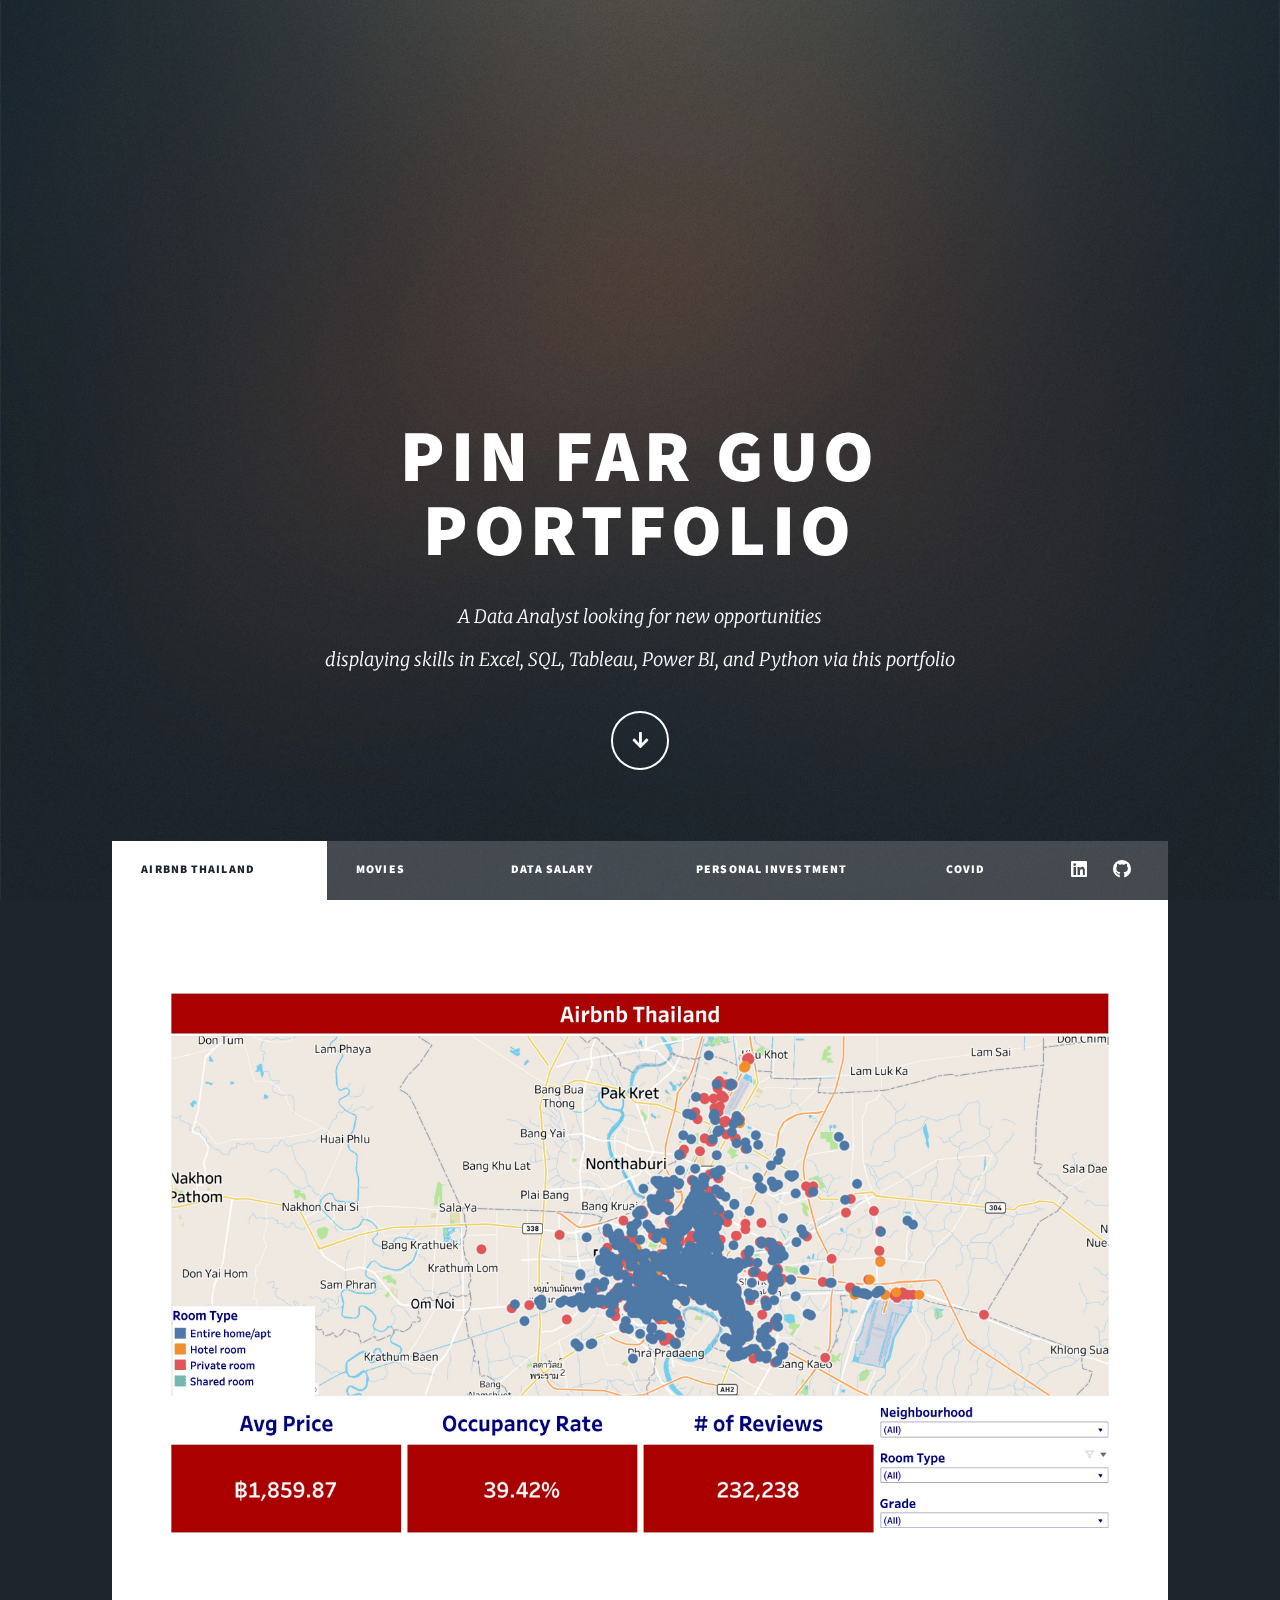
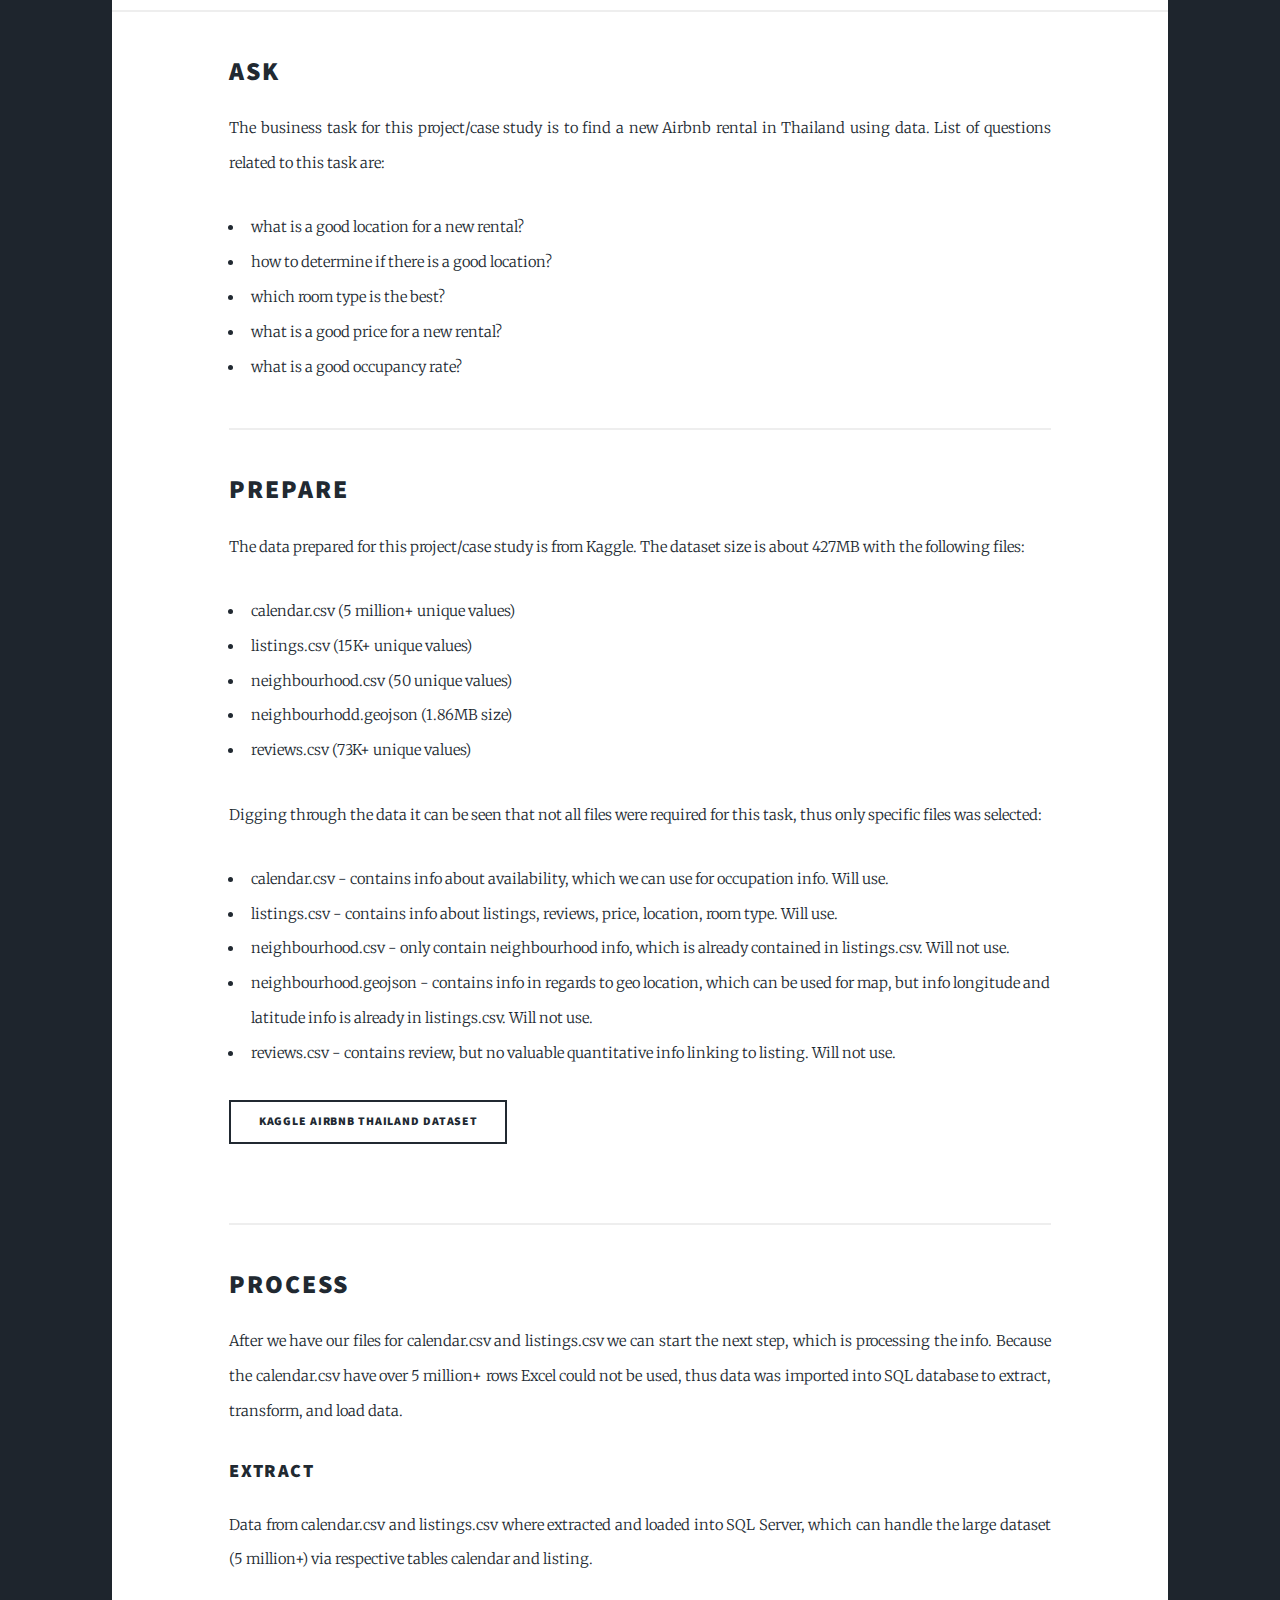
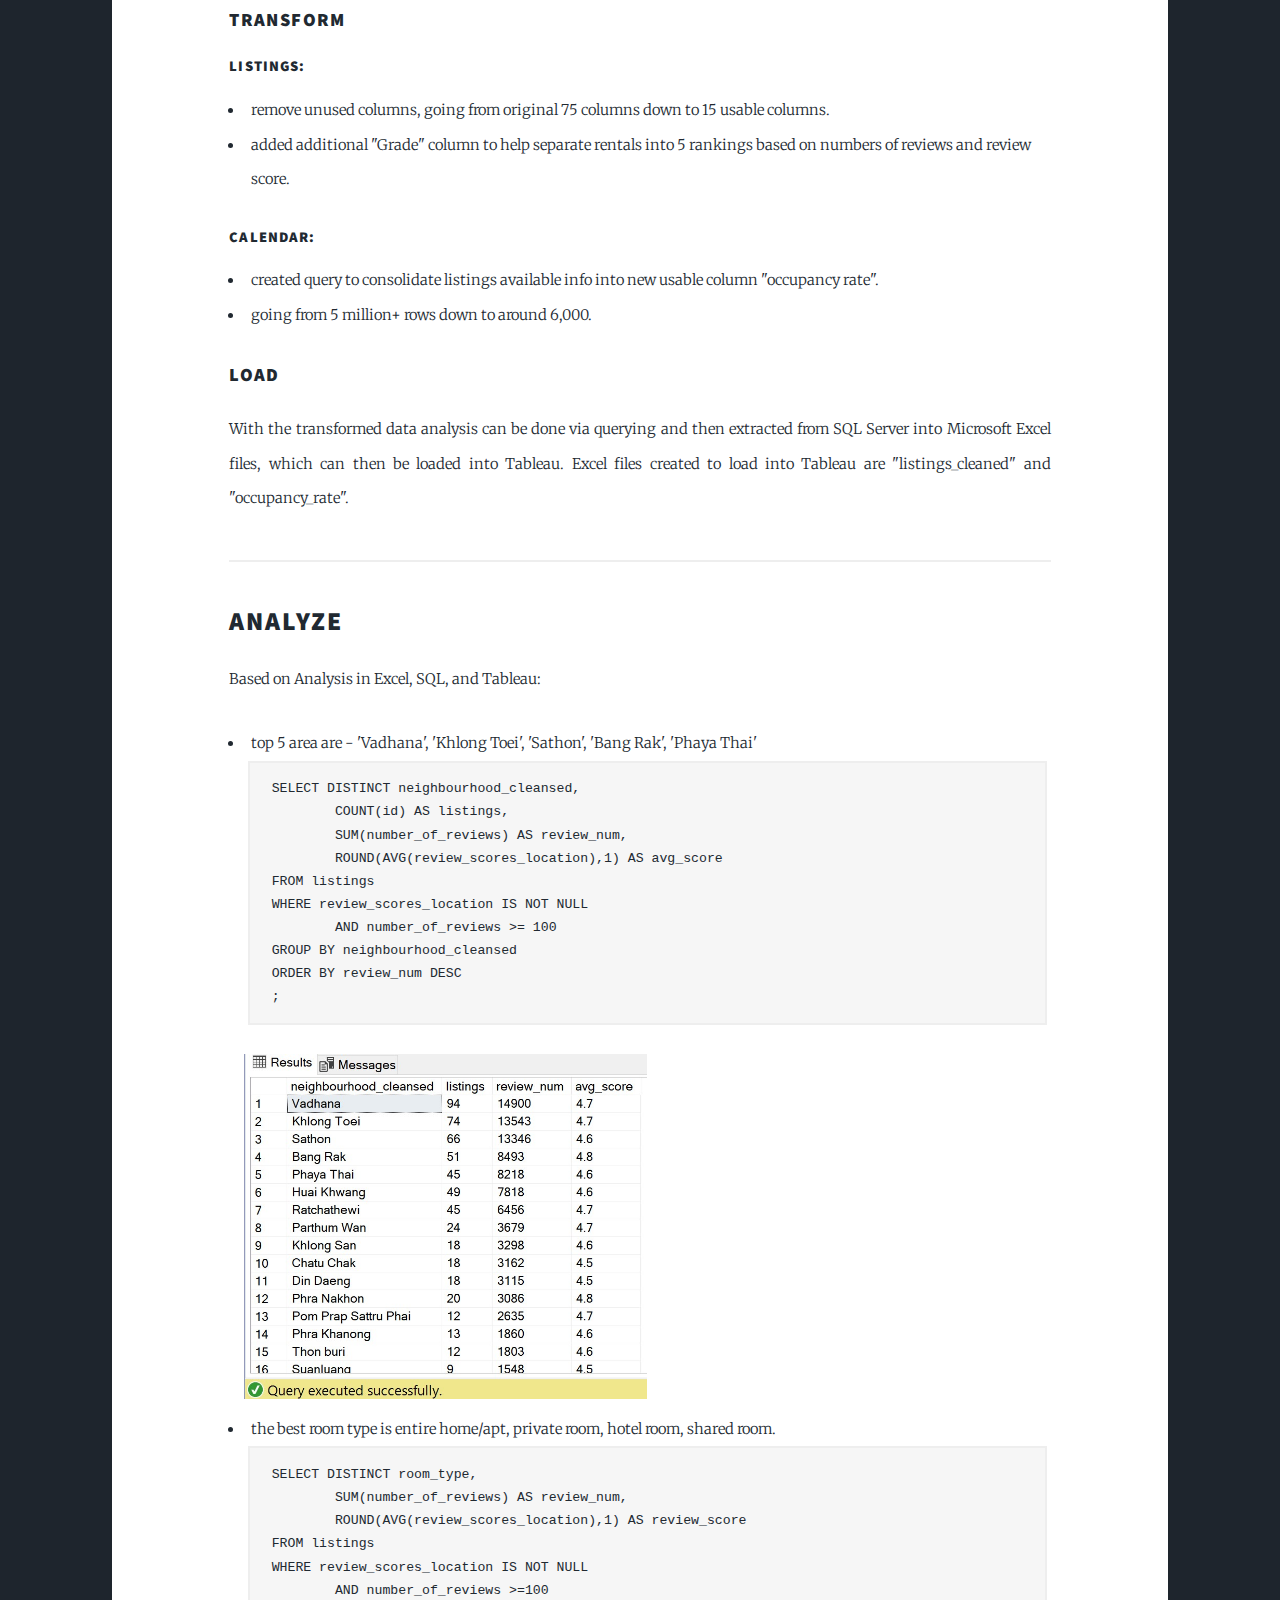
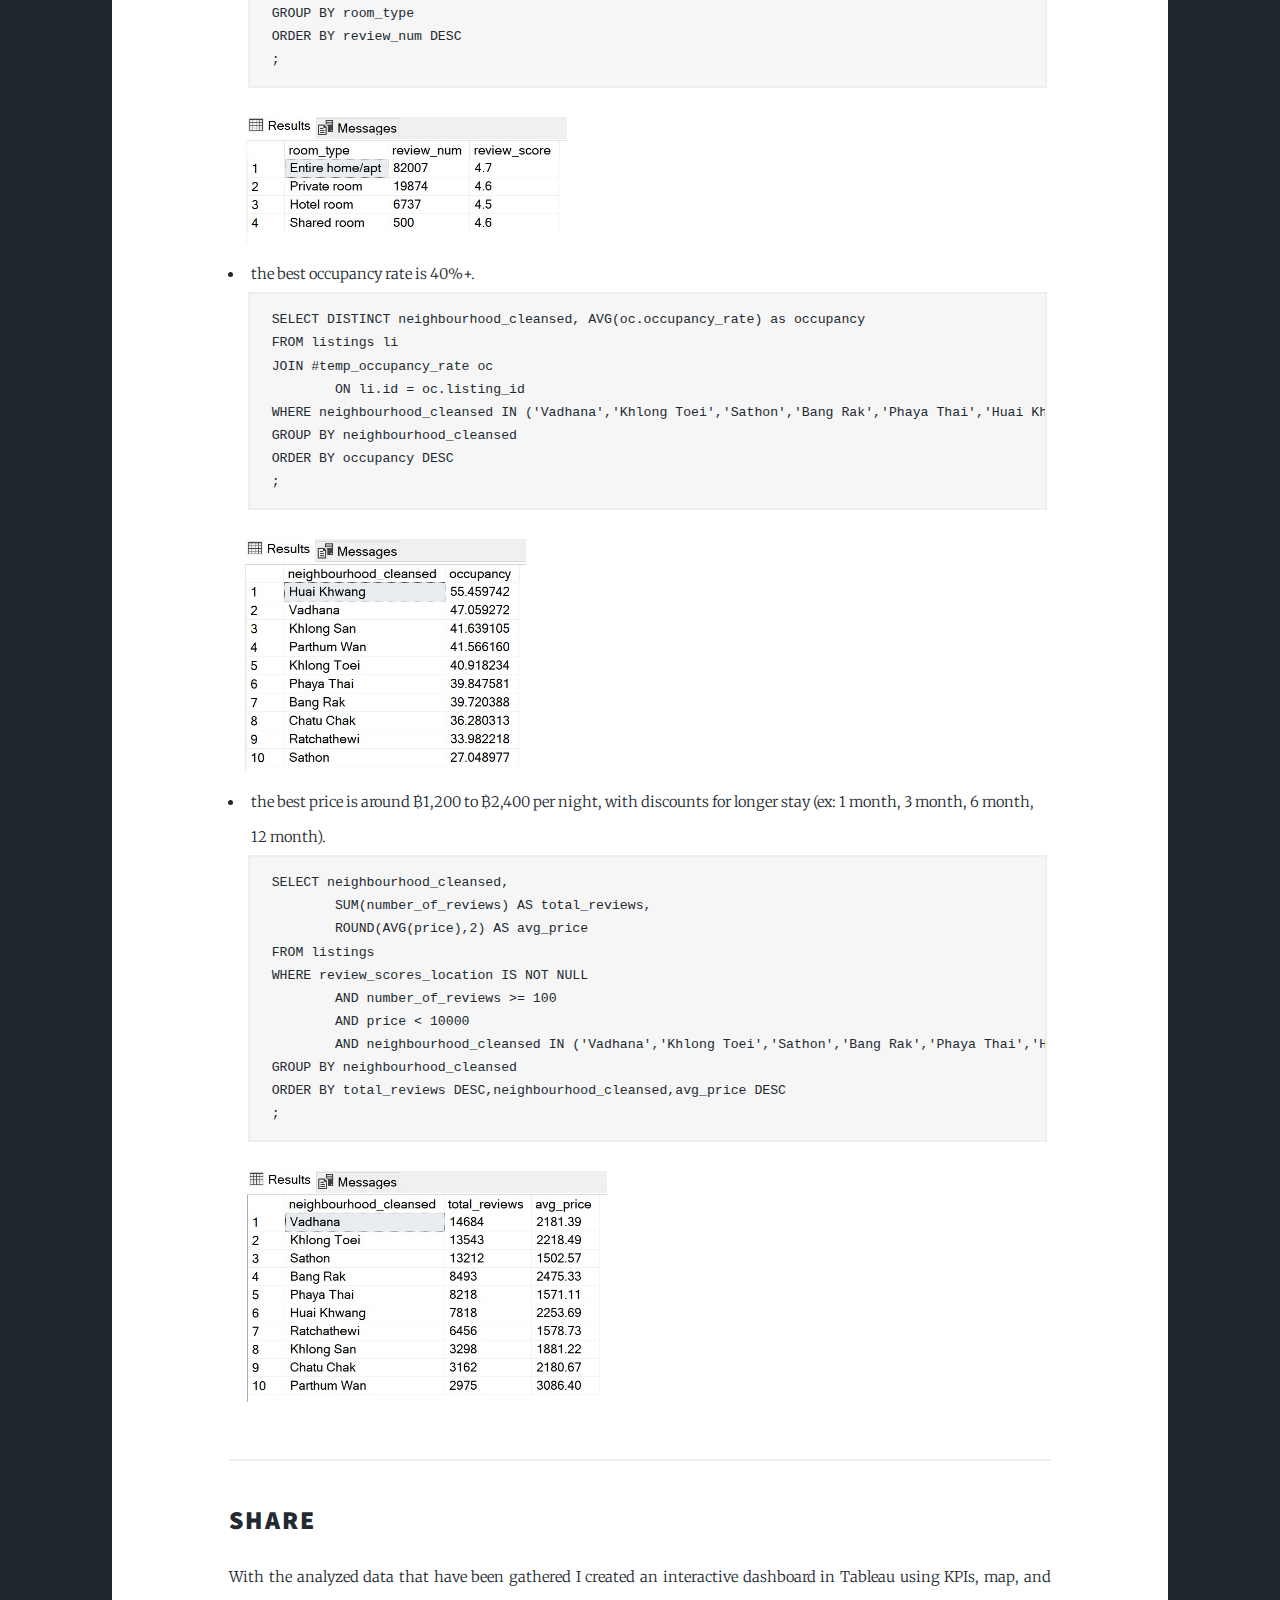
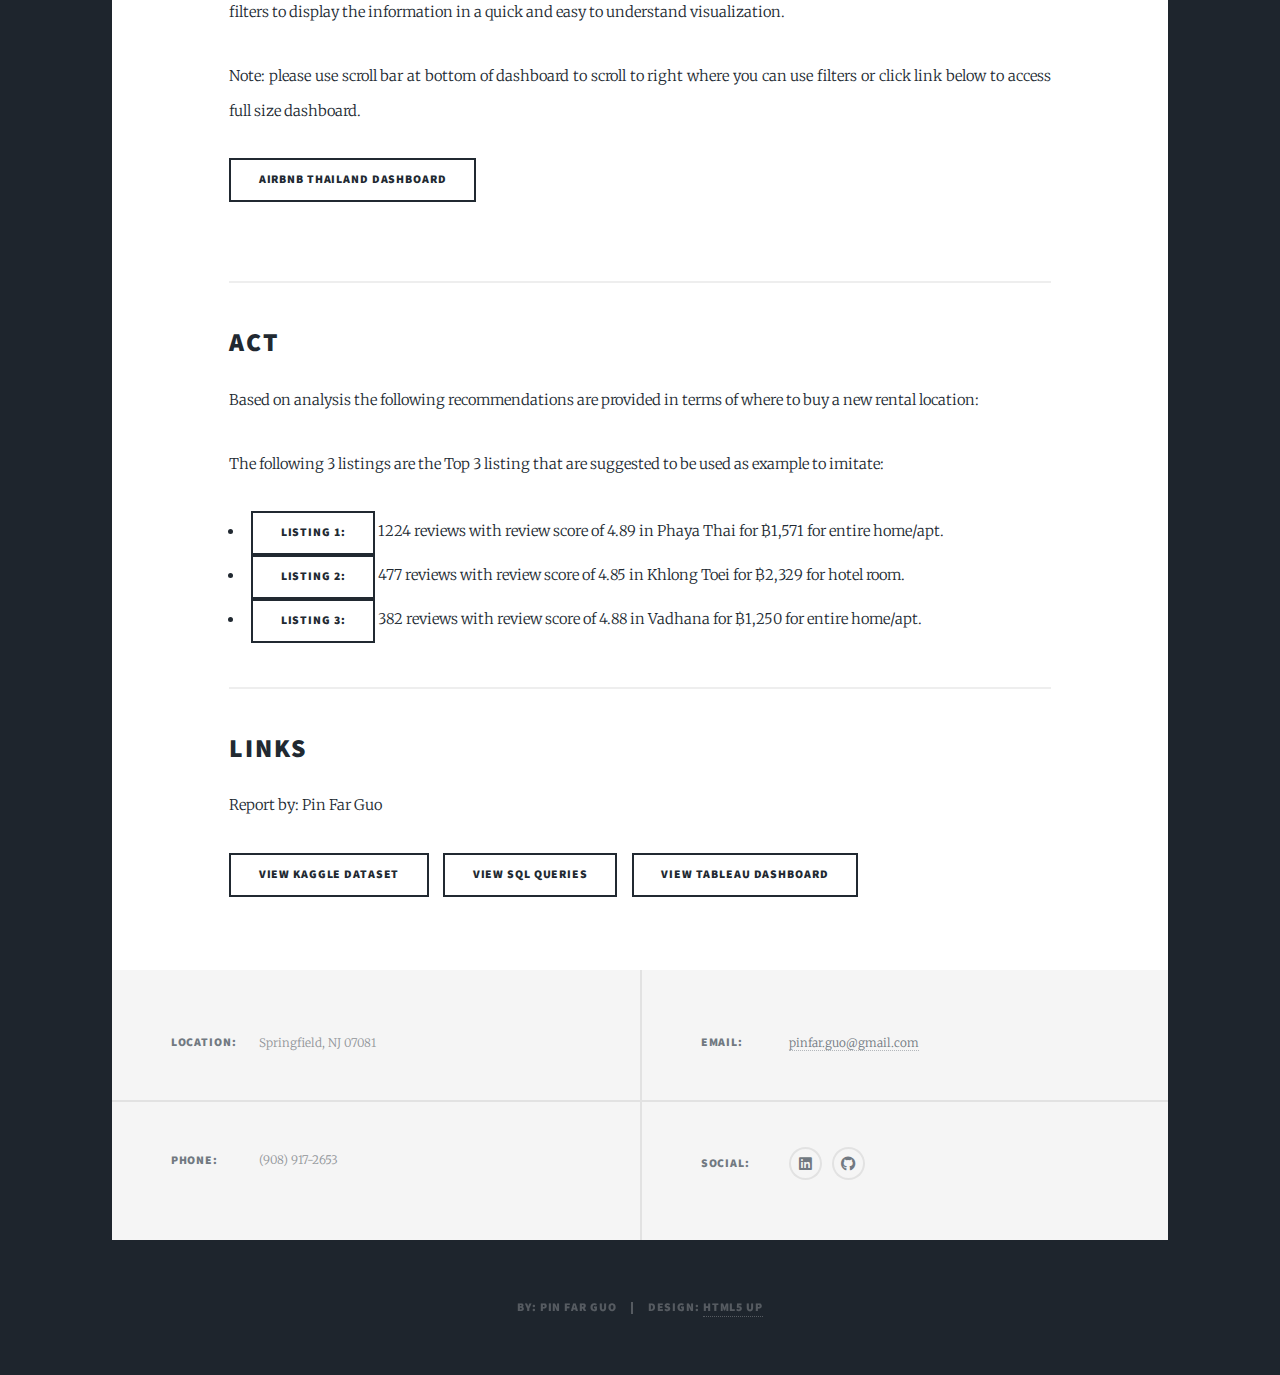
<file: index.html>
<!DOCTYPE HTML>
<!--
	Massively by HTML5 UP
	html5up.net | @ajlkn
	Free for personal and commercial use under the CCA 3.0 license (html5up.net/license)
-->
<html>
	<head>
		<title>Pin Far Guo Portfolio</title>
		<meta charset="utf-8" />
		<meta name="viewport" content="width=device-width, initial-scale=1, user-scalable=no" />
		<link rel="stylesheet" href="assets/css/main.css" />
		<noscript><link rel="stylesheet" href="assets/css/noscript.css" /></noscript>
	</head>
	<body class="is-preload">

		<!-- Wrapper -->
			<div id="wrapper" class="fade-in">

				<!-- Intro -->
					<div id="intro">
						<h1>Pin Far Guo<br />
						Portfolio</h1>
						<p>A Data Analyst looking for new opportunities
							<br/>displaying skills in Excel, SQL, Tableau, Power BI, and Python via this portfolio
						</p>
						<ul class="actions">
							<li><a href="#header" class="button icon solid solo fa-arrow-down scrolly">Continue</a></li>
						</ul>
					</div>

				<!-- Header -->
					<header id="header">
						<span class="logo">Airbnb Thailand Project</span>
					</header>

				<!-- Nav -->
					<nav id="nav">
						<ul class="links">
							<li class="active"><a href="index.html">Airbnb Thailand Project</a></li>
							<li><a href="movies.html">Movies Project</a></li>
							<li><a href="dataSalary.html">Data Salary Project</a></li>
							<li><a href="personalInvestment.html">Personal Investment Project</a></li>
							<li><a href="covid.html">COVID Project</a></li>
						</ul>
						<ul class="icons">
							<li><a href="https://www.linkedin.com/in/pin-far-guo/" target="_blank" rel="noopener noreferrer" class="icon brands alt fa-linkedin"><span class="label">LinkedIn</span></a></li>
							<li><a href="https://github.com/PinfarGuo" target="_blank" rel="noopener noreferrer" class="icon brands alt fa-github"><span class="label">GitHub</span></a></li>
						</ul>
					</nav>

				<!-- Main -->
					<div id="main">
						
						<!-- Featured Post - Airbnb Thailand Project -->
						<article class="post featured">
							<img src="images/AirbnbThailand_CoverPage.jpg" alt="" width="100%"/>
						</article>

						<!-- Post -->
						<section class="post generic">
							<h2>Ask</h2>
								<p>The business task for this project/case study is to find a new Airbnb rental in Thailand using data. List of questions related to this task are:</p>
								<ul>
									<li>what is a good location for a new rental?</li>
									<li>how to determine if there is a good location?</li>
									<li>which room type is the best?</li>
									<li>what is a good price for a new rental?</li>
									<li>what is a good occupancy rate?</li>
								</ul>	
							

							<hr/>
							<h2>Prepare</h2>
								<p>The data prepared for this project/case study is from Kaggle. The dataset size is about 427MB with the following files:</p>
								<ul>
									<li>calendar.csv (5 million+ unique values)</li>
									<li>listings.csv (15K+ unique values)</li>
									<li>neighbourhood.csv (50 unique values)</li>
									<li>neighbourhodd.geojson (1.86MB size)</li>
									<li>reviews.csv (73K+ unique values)</li>
								</ul>
							
								<p>Digging through the data it can be seen that not all files were required for this task, thus only specific files was selected:</p>
								<ul>
									<li>calendar.csv - contains info about availability, which we can use for occupation info. Will use.</li>
									<li>listings.csv - contains info about listings, reviews, price, location, room type. Will use.</li>
									<li>neighbourhood.csv - only contain neighbourhood info, which is already contained in listings.csv. Will not use.</li>
									<li>neighbourhood.geojson - contains info in regards to geo location, which can be used for map, but info longitude and latitude info is already in listings.csv. Will not use.</li>
									<li>reviews.csv - contains review, but no valuable quantitative info linking to listing. Will not use.</li>
								</ul>

								<a href="https://www.kaggle.com/datasets/zhenhaosng/airbnb-in-thailand" target="_blank" rel="noopener noreferrer" class="button">Kaggle Airbnb Thailand Dataset</a>
								<br/>
								<br/>


							<hr/>
							<h2>Process</h2>
								<p>After we have our files for calendar.csv and listings.csv we can start the next step, which is processing the info. Because the calendar.csv have over 5 million+ rows Excel could not be used, thus data was imported into SQL database to extract, transform, and load data.</p>
							
								<h3>Extract</h3>
									<p>Data from calendar.csv and listings.csv where extracted and loaded into SQL Server, which can handle the large dataset (5 million+) via respective tables calendar and listing.</p>

								<h3>Transform</h3>
									<h4>Listings:</h4>
										<ul>
											<li>remove unused columns, going from original 75 columns down to 15 usable columns.</li>
											<li>added additional "Grade" column to help separate rentals into 5 rankings based on numbers of reviews and review score.</li>
										</ul>					
									<h4>calendar:</h4>
										<ul>
											<li>created query to consolidate listings available info into new usable column "occupancy rate".</li>
											<li>going from 5 million+ rows down to around 6,000.</li>
										</ul>
    
								<h3>Load</h3>
									<p>With the transformed data analysis can be done via querying and then extracted from SQL Server into Microsoft Excel files, which can then be loaded into Tableau. Excel files created to load into Tableau are "listings_cleaned" and "occupancy_rate".</p>

							
							<hr/>
							<h2>Analyze</h2>
								<p>Based on Analysis in Excel, SQL, and Tableau:</p>
								<ul>
									<li>top 5 area are - 'Vadhana', 'Khlong Toei', 'Sathon', 'Bang Rak', 'Phaya Thai'</li>
									<pre><code class="language-sql">SELECT DISTINCT neighbourhood_cleansed, 
	COUNT(id) AS listings, 
	SUM(number_of_reviews) AS review_num, 
	ROUND(AVG(review_scores_location),1) AS avg_score
FROM listings
WHERE review_scores_location IS NOT NULL  
	AND number_of_reviews >= 100
GROUP BY neighbourhood_cleansed
ORDER BY review_num DESC
;</code></pre>
<img src="images/TopLocations.jpg" alt="" width="50%">
									<li>the best room type is entire home/apt, private room, hotel room, shared room.</li>
									<pre><code class="language-sql">SELECT DISTINCT room_type, 
	SUM(number_of_reviews) AS review_num, 
	ROUND(AVG(review_scores_location),1) AS review_score
FROM listings
WHERE review_scores_location IS NOT NULL 
	AND number_of_reviews >=100
GROUP BY room_type
ORDER BY review_num DESC
;</code></pre>
<img src="images/TopRoomType.jpg" alt="" width="40%">
									<li>the best occupancy rate is 40%+.</li>
									<pre><code class="language-sql">SELECT DISTINCT neighbourhood_cleansed, AVG(oc.occupancy_rate) as occupancy
FROM listings li
JOIN #temp_occupancy_rate oc
	ON li.id = oc.listing_id
WHERE neighbourhood_cleansed IN ('Vadhana','Khlong Toei','Sathon','Bang Rak','Phaya Thai','Huai Khwang','Ratchathewi','Parthum Wan','Khlong San','Chatu Chak')
GROUP BY neighbourhood_cleansed
ORDER BY occupancy DESC
;</code></pre>
<img src="images/TopOccupancyRate.jpg" alt="" width="35%">
									<li>the best price is around ฿1,200 to ฿2,400 per night, with discounts for longer stay (ex: 1 month, 3 month, 6 month, 12 month).</li>
									<pre><code class="language-sql">SELECT neighbourhood_cleansed, 
	SUM(number_of_reviews) AS total_reviews, 
	ROUND(AVG(price),2) AS avg_price
FROM listings
WHERE review_scores_location IS NOT NULL  
	AND number_of_reviews >= 100
	AND price < 10000
	AND neighbourhood_cleansed IN ('Vadhana','Khlong Toei','Sathon','Bang Rak','Phaya Thai','Huai Khwang','Ratchathewi','Parthum Wan','Khlong San','Chatu Chak')
GROUP BY neighbourhood_cleansed
ORDER BY total_reviews DESC,neighbourhood_cleansed,avg_price DESC
;</code></pre>
<img src="images/TopPrice.jpg" alt="" width="45%">
								</ul>
							

							<hr/>
							<h2>Share</h2>
								<p>With the analyzed data that have been gathered I created an interactive dashboard in Tableau using KPIs, map, and filters to display the information in a quick and easy to understand visualization.</p>
								<div class='tableauPlaceholder' id='viz1682946254307' style='position: relative'>
									<noscript><a href='#'>
										<img alt='Dashboard 1 ' src='https:&#47;&#47;public.tableau.com&#47;static&#47;images&#47;Ai&#47;AirbnbThailand_16827895828170&#47;Dashboard1&#47;1_rss.png' style='border: none' /></a></noscript>
										<object class='tableauViz'  style='display:none;'>
											<param name='host_url' value='https%3A%2F%2Fpublic.tableau.com%2F' /> 
											<param name='embed_code_version' value='3' /> 
											<param name='site_root' value='' />
											<param name='name' value='AirbnbThailand_16827895828170&#47;Dashboard1' />
											<param name='tabs' value='no' />
											<param name='toolbar' value='yes' />
											<param name='static_image' value='https:&#47;&#47;public.tableau.com&#47;static&#47;images&#47;Ai&#47;AirbnbThailand_16827895828170&#47;Dashboard1&#47;1.png' /> 
											<param name='animate_transition' value='yes' />
											<param name='display_static_image' value='yes' />
											<param name='display_spinner' value='yes' />
											<param name='display_overlay' value='yes' />
											<param name='display_count' value='yes' />
											<param name='language' value='en-US' />
											<param name='filter' value='publish=yes' />
										</object>
									</div>                
									<script type='text/javascript'>                    
										var divElement = document.getElementById('viz1682946254307');                    
										var vizElement = divElement.getElementsByTagName('object')[0];                    
										if ( divElement.offsetWidth > 800 ) { 
											vizElement.style.width='100%';vizElement.style.height='757px';
										}else if ( divElement.offsetWidth > 500 ) { 
											vizElement.style.width='1200px';vizElement.style.height='727px';
										}else { 
											vizElement.style.width='100%';vizElement.style.height='1077px';
										}
										var scriptElement = document.createElement('script');                    
										scriptElement.src = 'https://public.tableau.com/javascripts/api/viz_v1.js';                    
										vizElement.parentNode.insertBefore(scriptElement, vizElement);                
									</script>
								

									<p>Note: please use scroll bar at bottom of dashboard to scroll to right where you can use filters or click link below to access full size dashboard.</p>
								<a href="https://public.tableau.com/app/profile/pinfar.guo/viz/AirbnbThailand_16827895828170/Dashboard1?publish=yes" target="_blank" rel="noopener noreferrer" class="button">Airbnb Thailand Dashboard</a>
								<br/>
								<br/>

							<hr/>
							<h2>Act</h2>
								<p>Based on analysis the following recommendations are provided in terms of where to buy a new rental location:</p>
								<p>The following 3 listings are the Top 3 listing that are suggested to be used as example to imitate:</p>
								<ul>
									<li><a href="https://www.airbnb.com/rooms/20869092" target="_blank" rel="noopener noreferrer" class="button">Listing 1:</a> 1224 reviews with review score of 4.89 in Phaya Thai for ฿1,571 for entire home/apt.</li>
									<li><a href="https://www.airbnb.com/rooms/6013487" target="_blank" rel="noopener noreferrer" class="button">Listing 2:</a> 477 reviews with review score of 4.85 in Khlong Toei for ฿2,329 for hotel room.</li>
									<li><a href="https://www.airbnb.com/rooms/7537579" target="_blank" rel="noopener noreferrer" class="button">Listing 3:</a> 382 reviews with review score of 4.88 in Vadhana for ฿1,250 for entire home/apt.</li>
								</ul>

							<hr/>
							
							<h2>Links</h2>
							<p>Report by: Pin Far Guo</p>

							<ul class="actions">
								<li><a href="https://www.kaggle.com/datasets/zhenhaosng/airbnb-in-thailand" target="_blank" rel="noopener noreferrer" class="button">View Kaggle Dataset</a></li>
								<li><a href="https://github.com/PinfarGuo/AirbnbThailand/blob/main/AirbnbThailand.sql" target="_blank" rel="noopener noreferrer" class="button">View SQL Queries</a></li>
								<li><a href="https://public.tableau.com/app/profile/pinfar.guo/viz/AirbnbThailand_16827895828170/Dashboard1?publish=yes" target="_blank" rel="noopener noreferrer" class="button">View Tableau Dashboard</a></li>
							</ul>
							

						</section>	
						
					</div>

				<!-- Footer -->
					<footer id="footer">
						<section class="split contact">
							<section>
								<h3>Location:</h3>
								<p>Springfield, NJ 07081</p>
							</section>
							<section>
								<h3>Phone:</h3>
								<p>(908) 917-2653</p>
							</section>
						</section>
						<section class="split contact">
							<section>
								<h3>Email:</h3>
								<p><a href="#">pinfar.guo@gmail.com</a></p>
							</section>
							<section>
								<h3>Social:</h3>
								<ul class="icons alt">
									<li><a href="https://www.linkedin.com/in/pin-far-guo/" target="_blank" rel="noopener noreferrer" class="icon brands alt fa-linkedin"><span class="label">LinkedIn</span></a></li>
									<li><a href="https://github.com/PinfarGuo" target="_blank" rel="noopener noreferrer" class="icon brands alt fa-github"><span class="label">GitHub</span></a></li>
								</ul>
							</section>
						</section>
					</footer>

				<!-- Copyright -->
					<div id="copyright">
						<ul><li>By: Pin Far Guo</li><li>Design: <a href="https://html5up.net">HTML5 UP</a></li></ul>
					</div>

			</div>

		<!-- Scripts -->
			<script src="assets/js/jquery.min.js"></script>
			<script src="assets/js/jquery.scrollex.min.js"></script>
			<script src="assets/js/jquery.scrolly.min.js"></script>
			<script src="assets/js/browser.min.js"></script>
			<script src="assets/js/breakpoints.min.js"></script>
			<script src="assets/js/util.js"></script>
			<script src="assets/js/main.js"></script>

	</body>
</html>
</file>
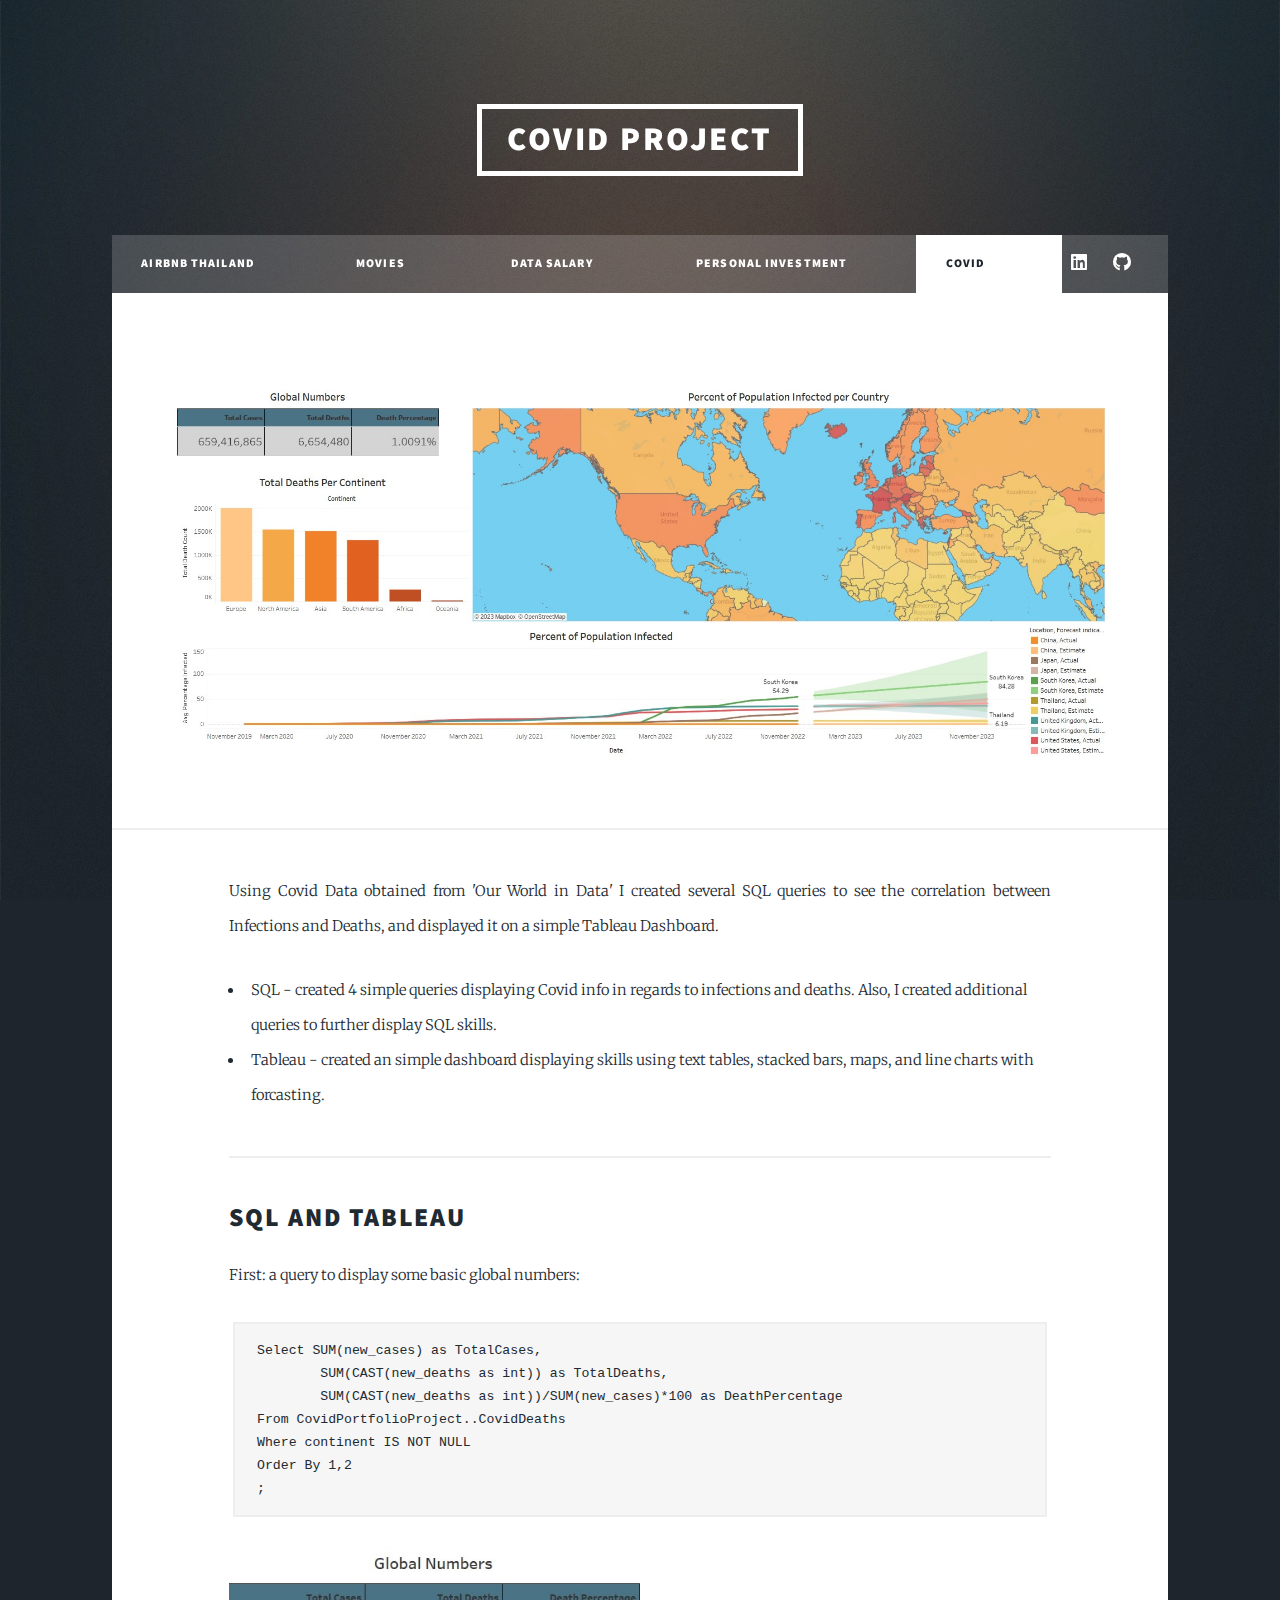
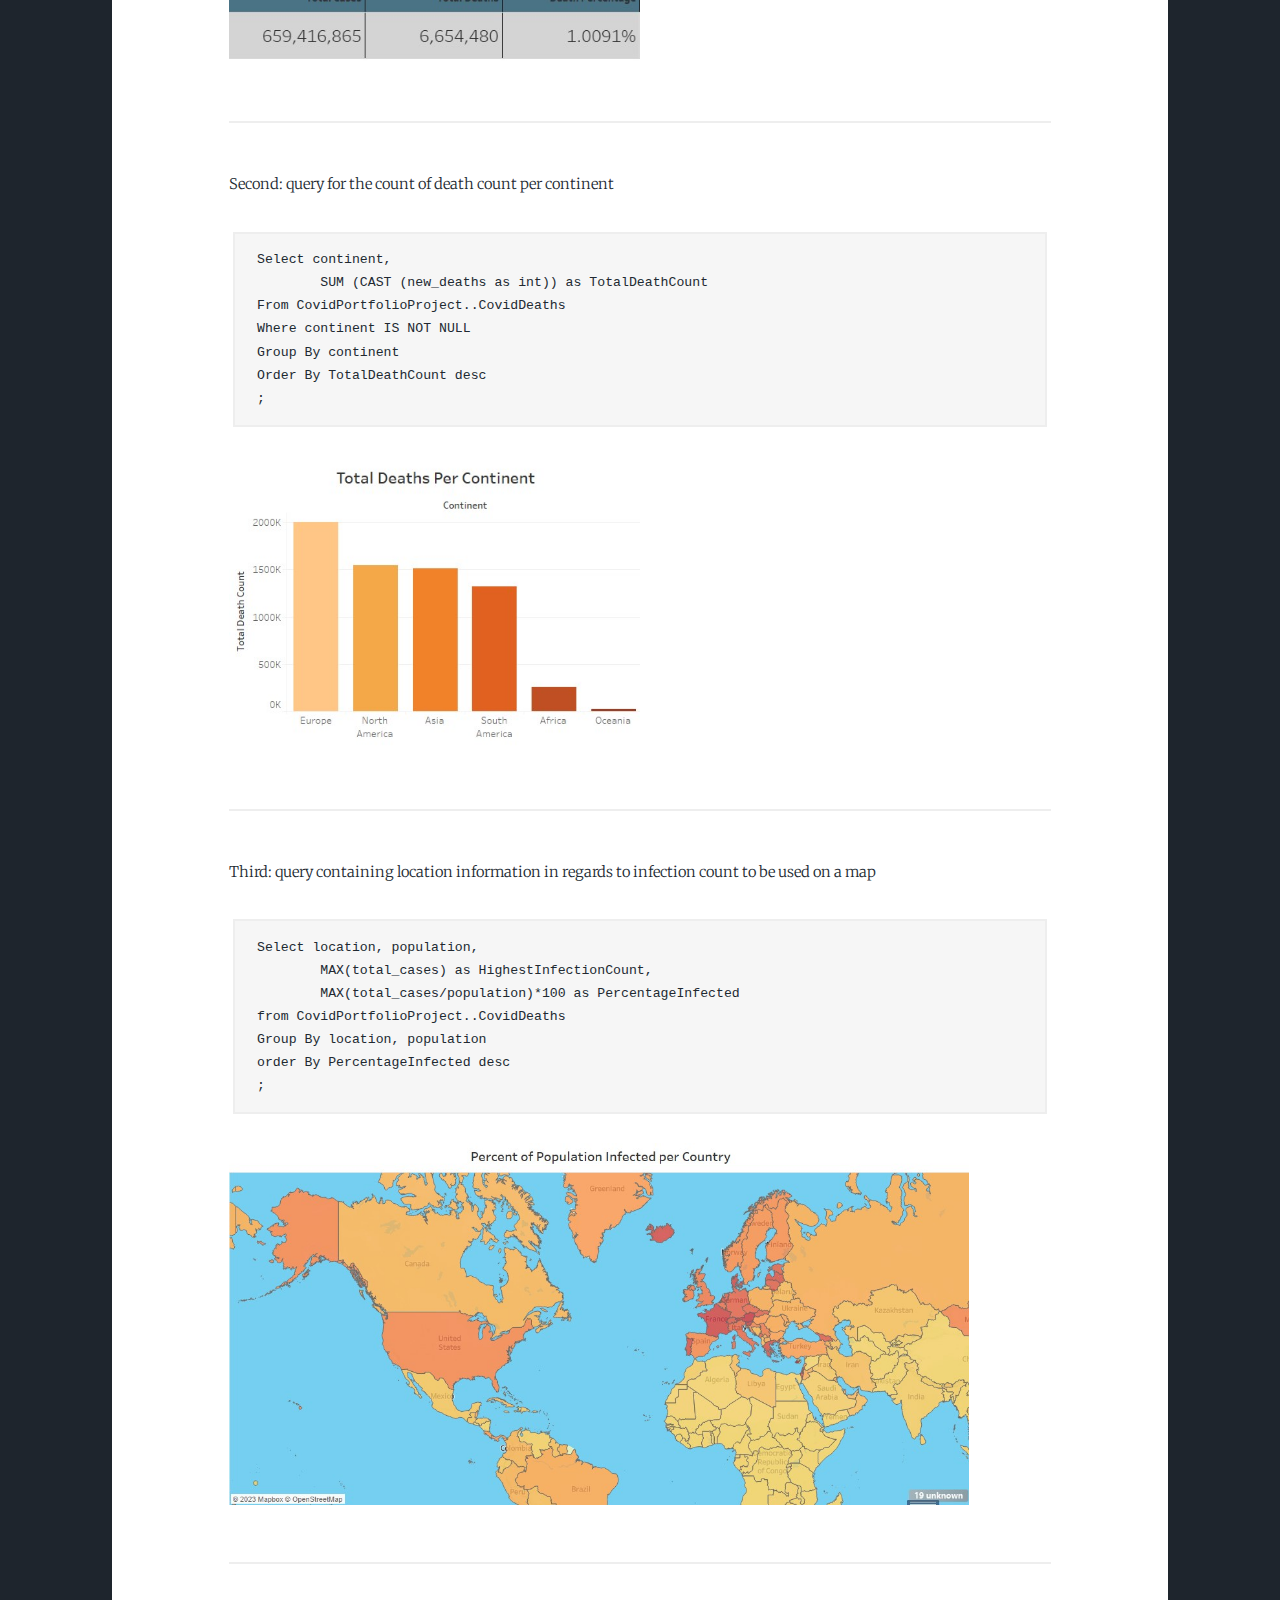
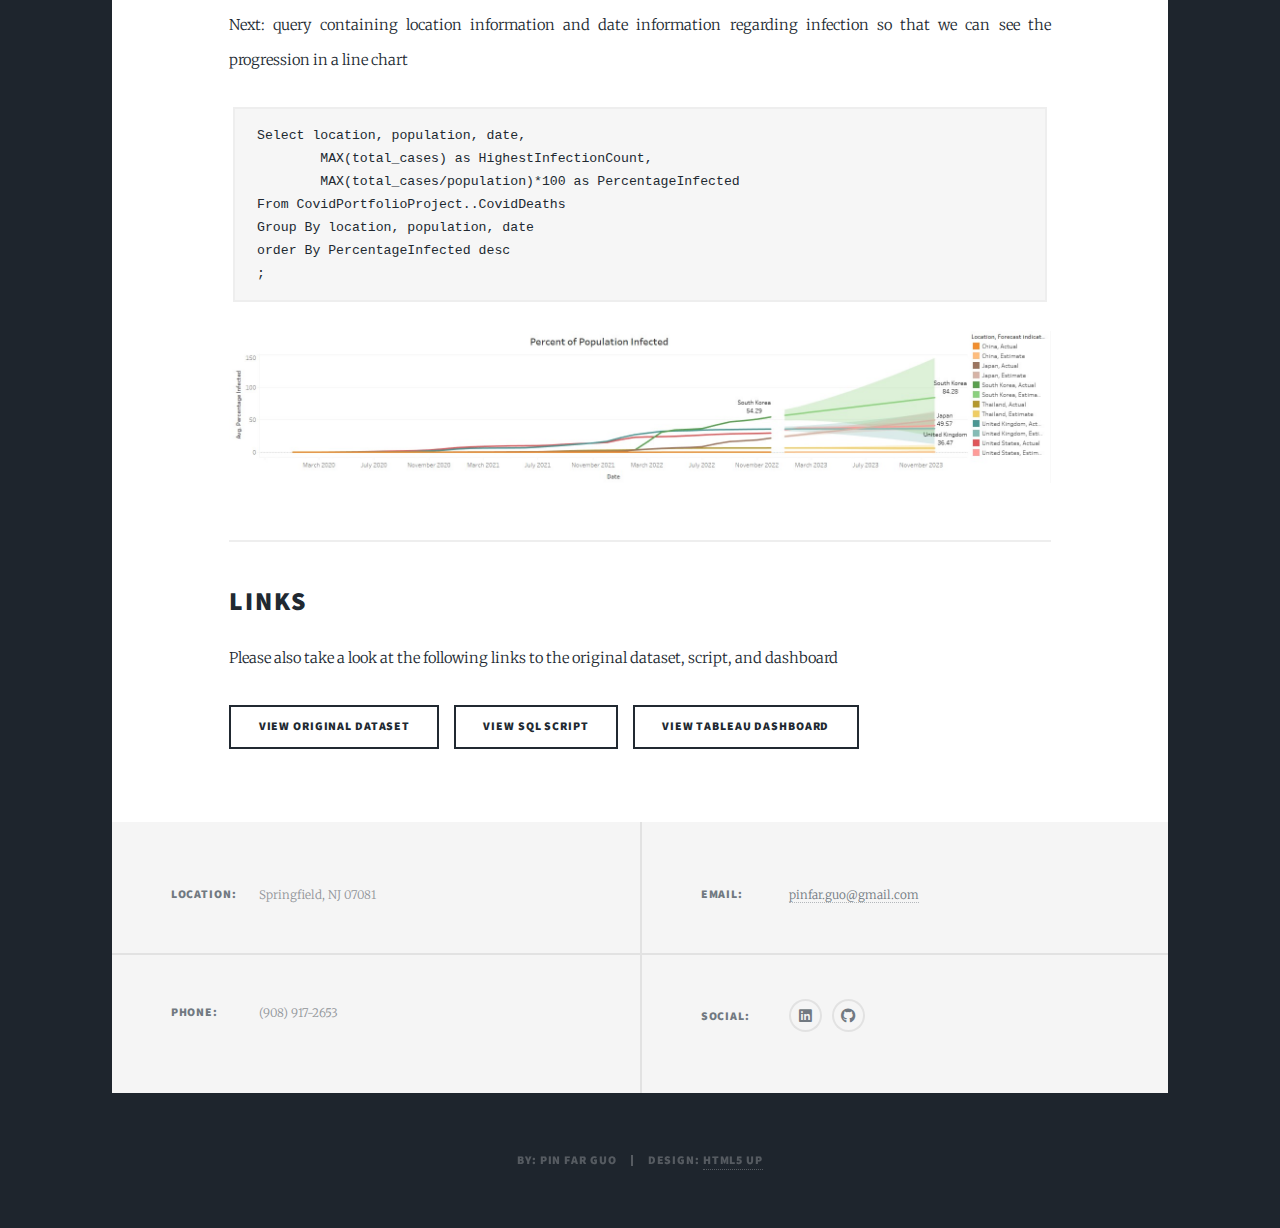
<file: covid.html>
<!DOCTYPE HTML>
<!--
	Massively by HTML5 UP
	html5up.net | @ajlkn
	Free for personal and commercial use under the CCA 3.0 license (html5up.net/license)
-->
<html>
	<head>
		<title>PFG - COVID Project</title>
		<meta charset="utf-8" />
		<meta name="viewport" content="width=device-width, initial-scale=1, user-scalable=no" />
		<link rel="stylesheet" href="assets/css/main.css" />
		<noscript><link rel="stylesheet" href="assets/css/noscript.css" /></noscript>
	</head>
	<body class="is-preload">

		<!-- Wrapper -->
			<div id="wrapper">

				<!-- Header -->
					<header id="header">
						<span class="logo">COVID Project</span>
					</header>

				<!-- Nav -->
					<nav id="nav">
						<ul class="links">
							<li><a href="index.html">Airbnb Thailand Project</a></li>
							<li><a href="movies.html">Movies Project</a></li>
							<li><a href="dataSalary.html">Data Salary Project</a></li>
							<li><a href="personalInvestment.html">Personal Investment Project</a></li>
							<li class="active"><a href="covid.html">COVID Project</a></li>
						</ul>
						<ul class="icons">
							<li><a href="https://www.linkedin.com/in/pin-far-guo/" target="_blank" rel="noopener noreferrer" class="icon brands alt fa-linkedin"><span class="label">LinkedIn</span></a></li>
							<li><a href="https://github.com/PinfarGuo" target="_blank" rel="noopener noreferrer" class="icon brands alt fa-github"><span class="label">GitHub</span></a></li>
						</ul>
					</nav>

				<!-- Main -->
					<div id="main">

						<!-- Featured Post - COVID Project -->
						<article class="post featured">
							<img src="images/covid_Tableau.jpg" alt="" width="100%"/>
						</article>

						<!-- Post -->
						<section class="post generic">
							<p>Using Covid Data obtained from 'Our World in Data' I created several SQL queries to see the correlation between Infections and Deaths, and displayed
								it on a simple Tableau Dashboard.
							</p>
							<ul>
								<li>SQL - created 4 simple queries displaying Covid info in regards to infections and deaths. Also, I created additional queries to further display SQL skills.</li>
								<li>Tableau - created an simple dashboard displaying skills using text tables, stacked bars, maps, and line charts with forcasting.</li>
							</ul>
								
							<hr/>

							<h2>SQL and Tableau</h2>
							<p>First: a query to display some basic global numbers:</p>
							<pre><code>Select SUM(new_cases) as TotalCases,
	SUM(CAST(new_deaths as int)) as TotalDeaths,
	SUM(CAST(new_deaths as int))/SUM(new_cases)*100 as DeathPercentage
From CovidPortfolioProject..CovidDeaths
Where continent IS NOT NULL
Order By 1,2
;</code></pre>
							<img src="images/Covid_GlobalNumbers.jpg" alt="" width="50%"/>

							<hr/>

							<p>Second: query for the count of death count per continent</p>
							<pre><code>Select continent,
	SUM (CAST (new_deaths as int)) as TotalDeathCount
From CovidPortfolioProject..CovidDeaths
Where continent IS NOT NULL
Group By continent
Order By TotalDeathCount desc
;</code></pre>
							<img src="images/Covid_DeathContinent.jpg" alt="" width="50%"/>
						
							<hr/>

							<p>Third: query containing location information in regards to infection count to be used on a map</p>
							<pre><code>Select location, population, 
	MAX(total_cases) as HighestInfectionCount,
	MAX(total_cases/population)*100 as PercentageInfected
from CovidPortfolioProject..CovidDeaths
Group By location, population
order By PercentageInfected desc
;</code></pre>
							<img src="images/Covid_Map.jpg" alt="" width="90%"/>

							<hr/>

							<p>Next: query containing location information and date information regarding infection so that we can see the progression in a line chart</p>
							<pre><code>Select location, population, date,
	MAX(total_cases) as HighestInfectionCount,
	MAX(total_cases/population)*100 as PercentageInfected
From CovidPortfolioProject..CovidDeaths
Group By location, population, date
order By PercentageInfected desc
;</code></pre>
							<img src="images/Covid_LineChart.jpg" alt="" width="100%"/>

							<hr/>
							
							<h2>Links</h2>
							<p>Please also take a look at the following links to the original dataset, script, and dashboard</p>

							<ul class="actions">
								<li><a href="https://ourworldindata.org/covid-deaths" target="_blank" rel="noopener noreferrer" class="button">View Original Dataset</a></li>
								<li><a href="https://github.com/PinfarGuo/CovidProject/blob/main/CovidPortfolioProjectSql.sql" target="_blank" rel="noopener noreferrer" class="button">View SQL Script</a></li>
								<li><a href="https://public.tableau.com/app/profile/pinfar.guo/viz/CovidProjectDashboard_16728014070690/Dashboard1" target="_blank" rel="noopener noreferrer" class="button">View Tableau DashBoard</a></li>
							</ul>
							
						</section>	
					</div>

				<!-- Footer -->
				<footer id="footer">
					<section class="split contact">
						<section>
							<h3>Location:</h3>
							<p>Springfield, NJ 07081</p>
						</section>
						<section>
							<h3>Phone:</h3>
							<p>(908) 917-2653</p>
						</section>
					</section>
					<section class="split contact">
						<section>
							<h3>Email:</h3>
							<p><a href="#">pinfar.guo@gmail.com</a></p>
						</section>
						<section>
							<h3>Social:</h3>
							<ul class="icons alt">
								<li><a href="https://www.linkedin.com/in/pin-far-guo/" target="_blank" rel="noopener noreferrer" class="icon brands alt fa-linkedin"><span class="label">LinkedIn</span></a></li>
								<li><a href="https://github.com/PinfarGuo" target="_blank" rel="noopener noreferrer" class="icon brands alt fa-github"><span class="label">GitHub</span></a></li>
							</ul>
						</section>
					</section>
				</footer>

			<!-- Copyright -->
				<div id="copyright">
					<ul><li>By: Pin Far Guo</li><li>Design: <a href="https://html5up.net">HTML5 UP</a></li></ul>
				</div>
			</div>

		<!-- Scripts -->
			<script src="assets/js/jquery.min.js"></script>
			<script src="assets/js/jquery.scrollex.min.js"></script>
			<script src="assets/js/jquery.scrolly.min.js"></script>
			<script src="assets/js/browser.min.js"></script>
			<script src="assets/js/breakpoints.min.js"></script>
			<script src="assets/js/util.js"></script>
			<script src="assets/js/main.js"></script>

	</body>
</html>
</file>
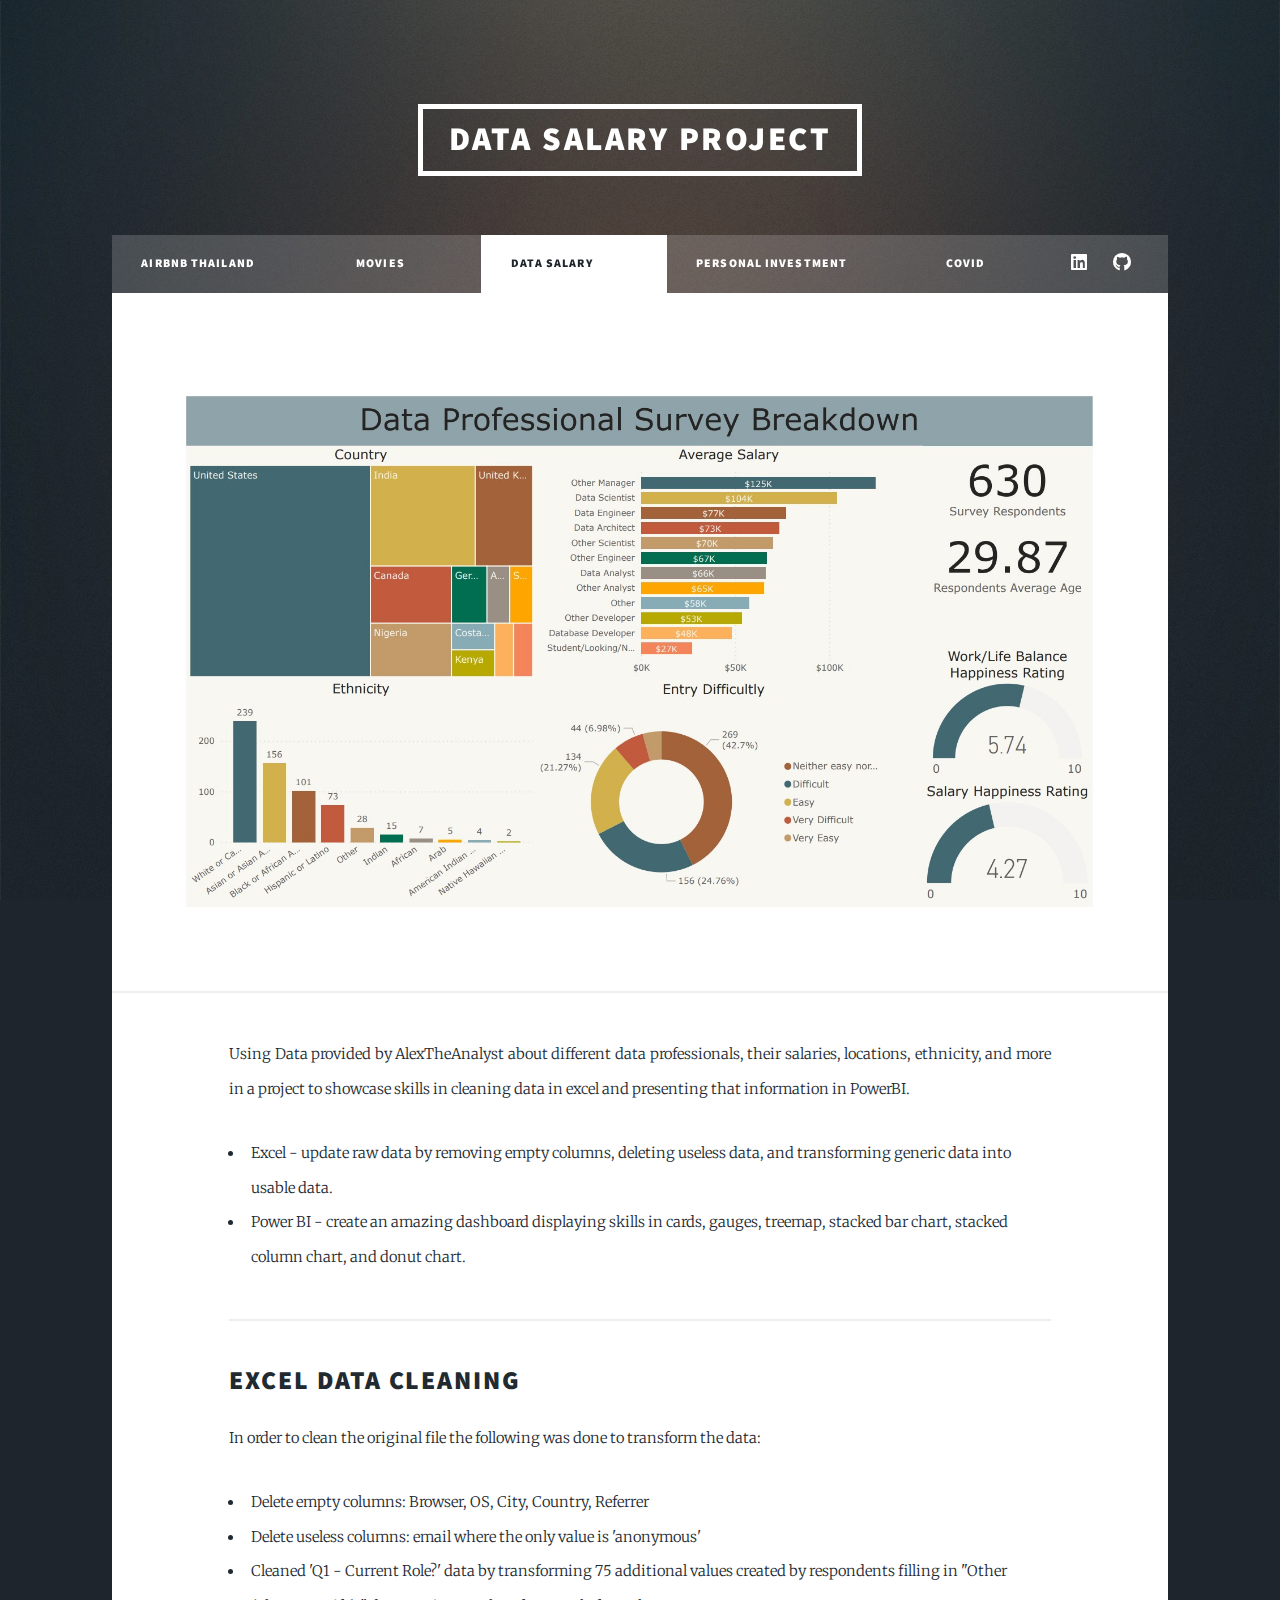
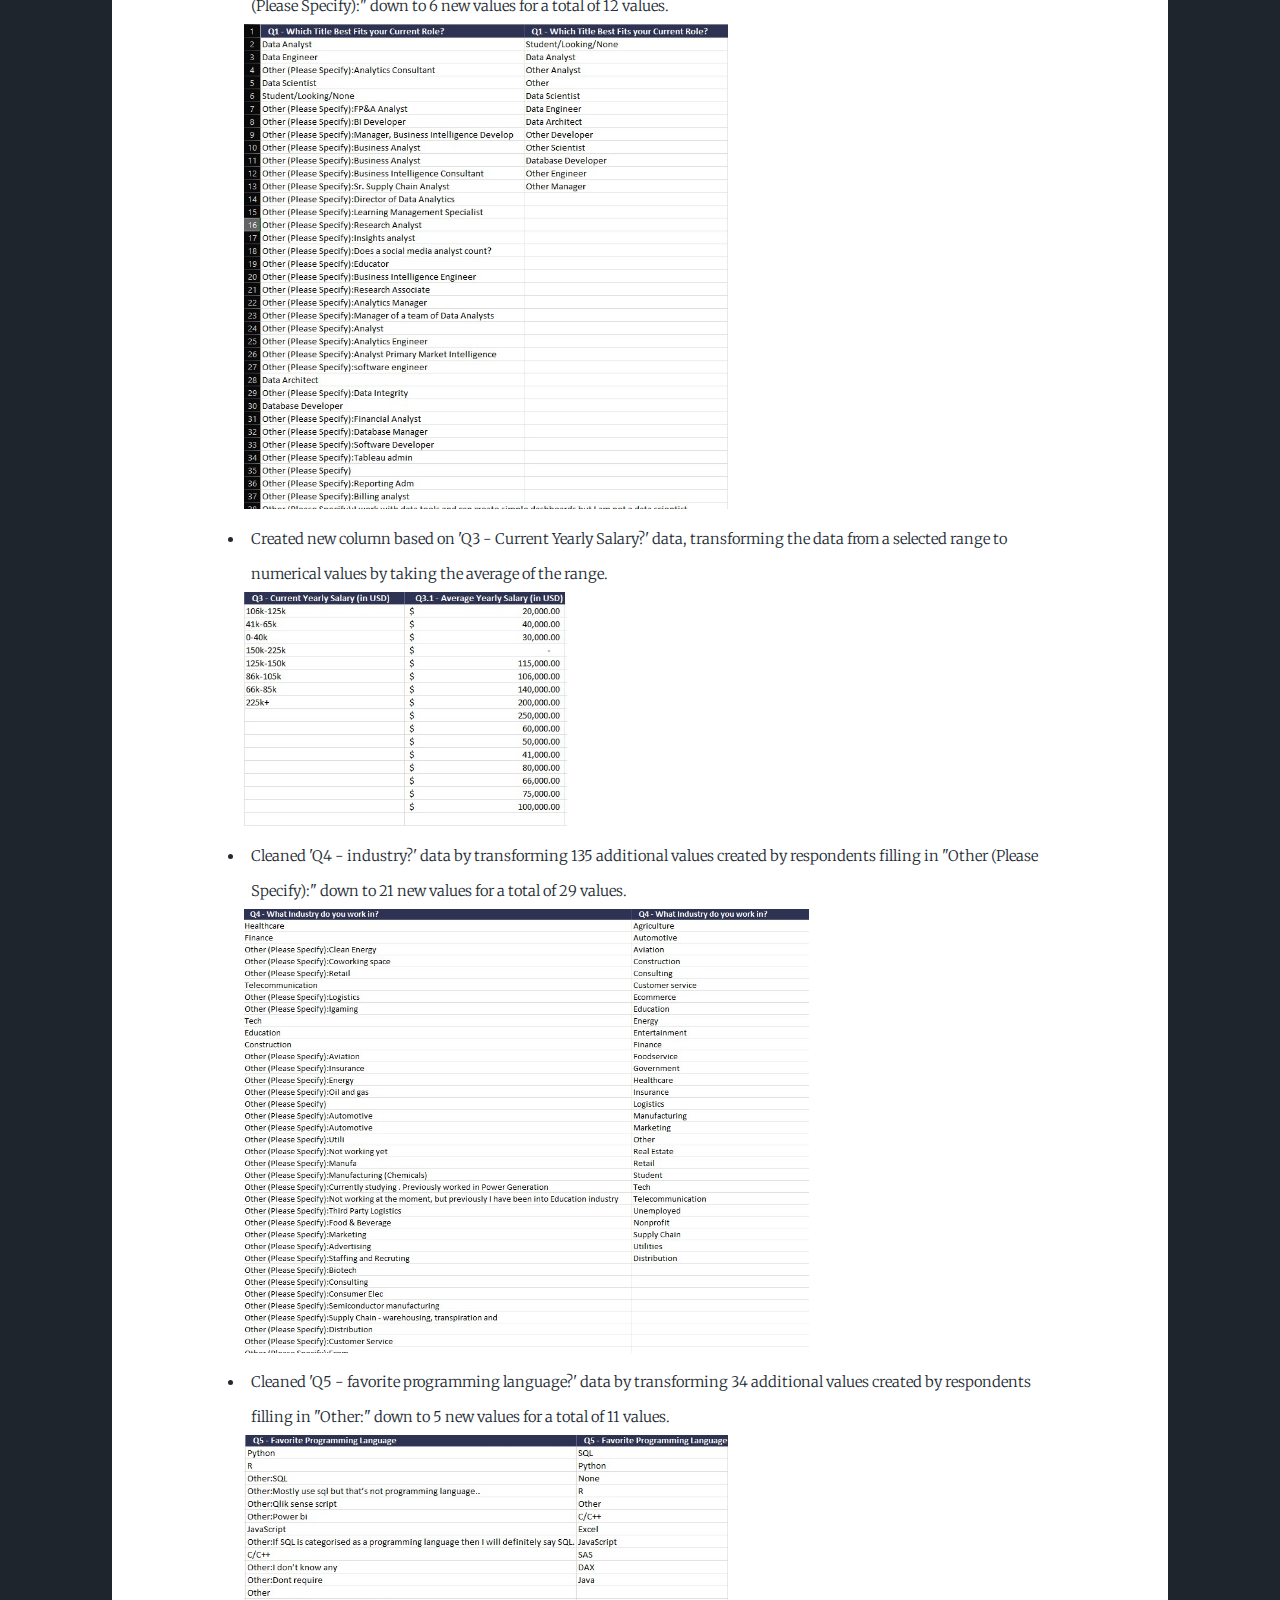
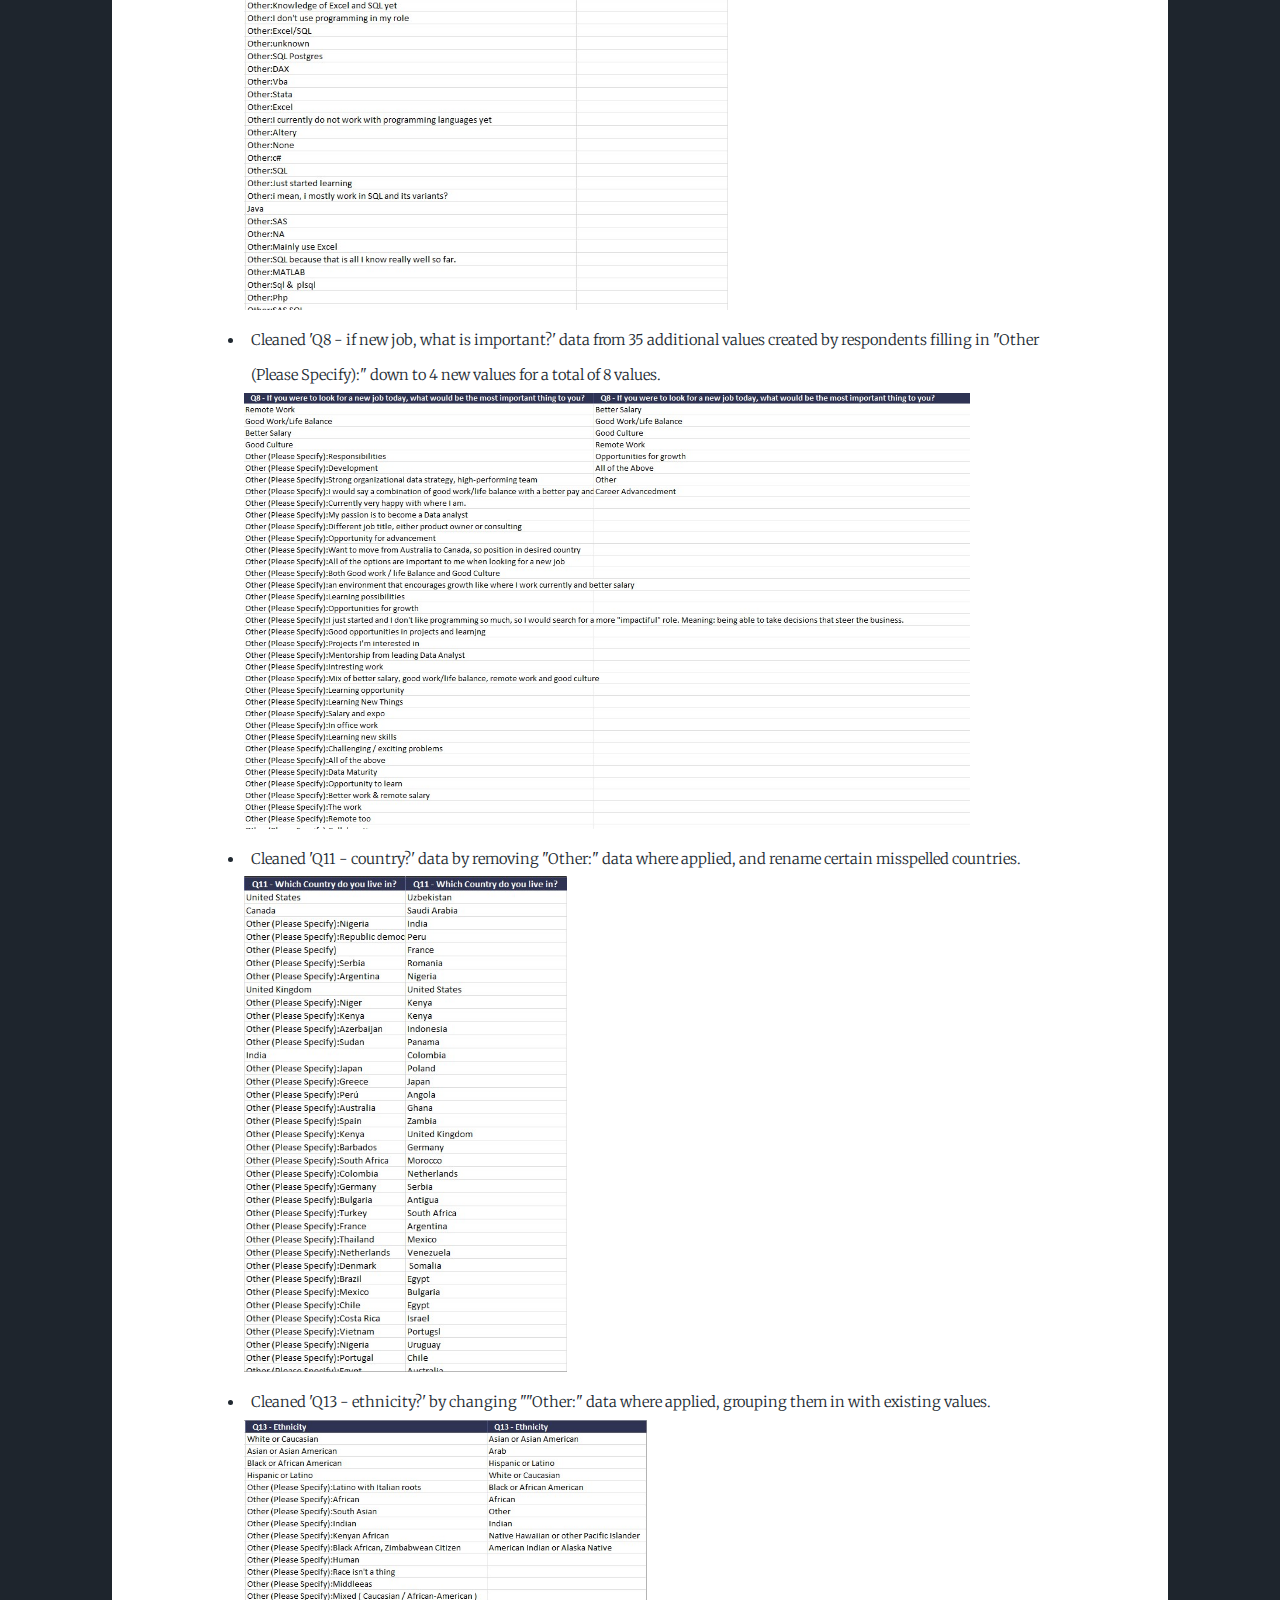
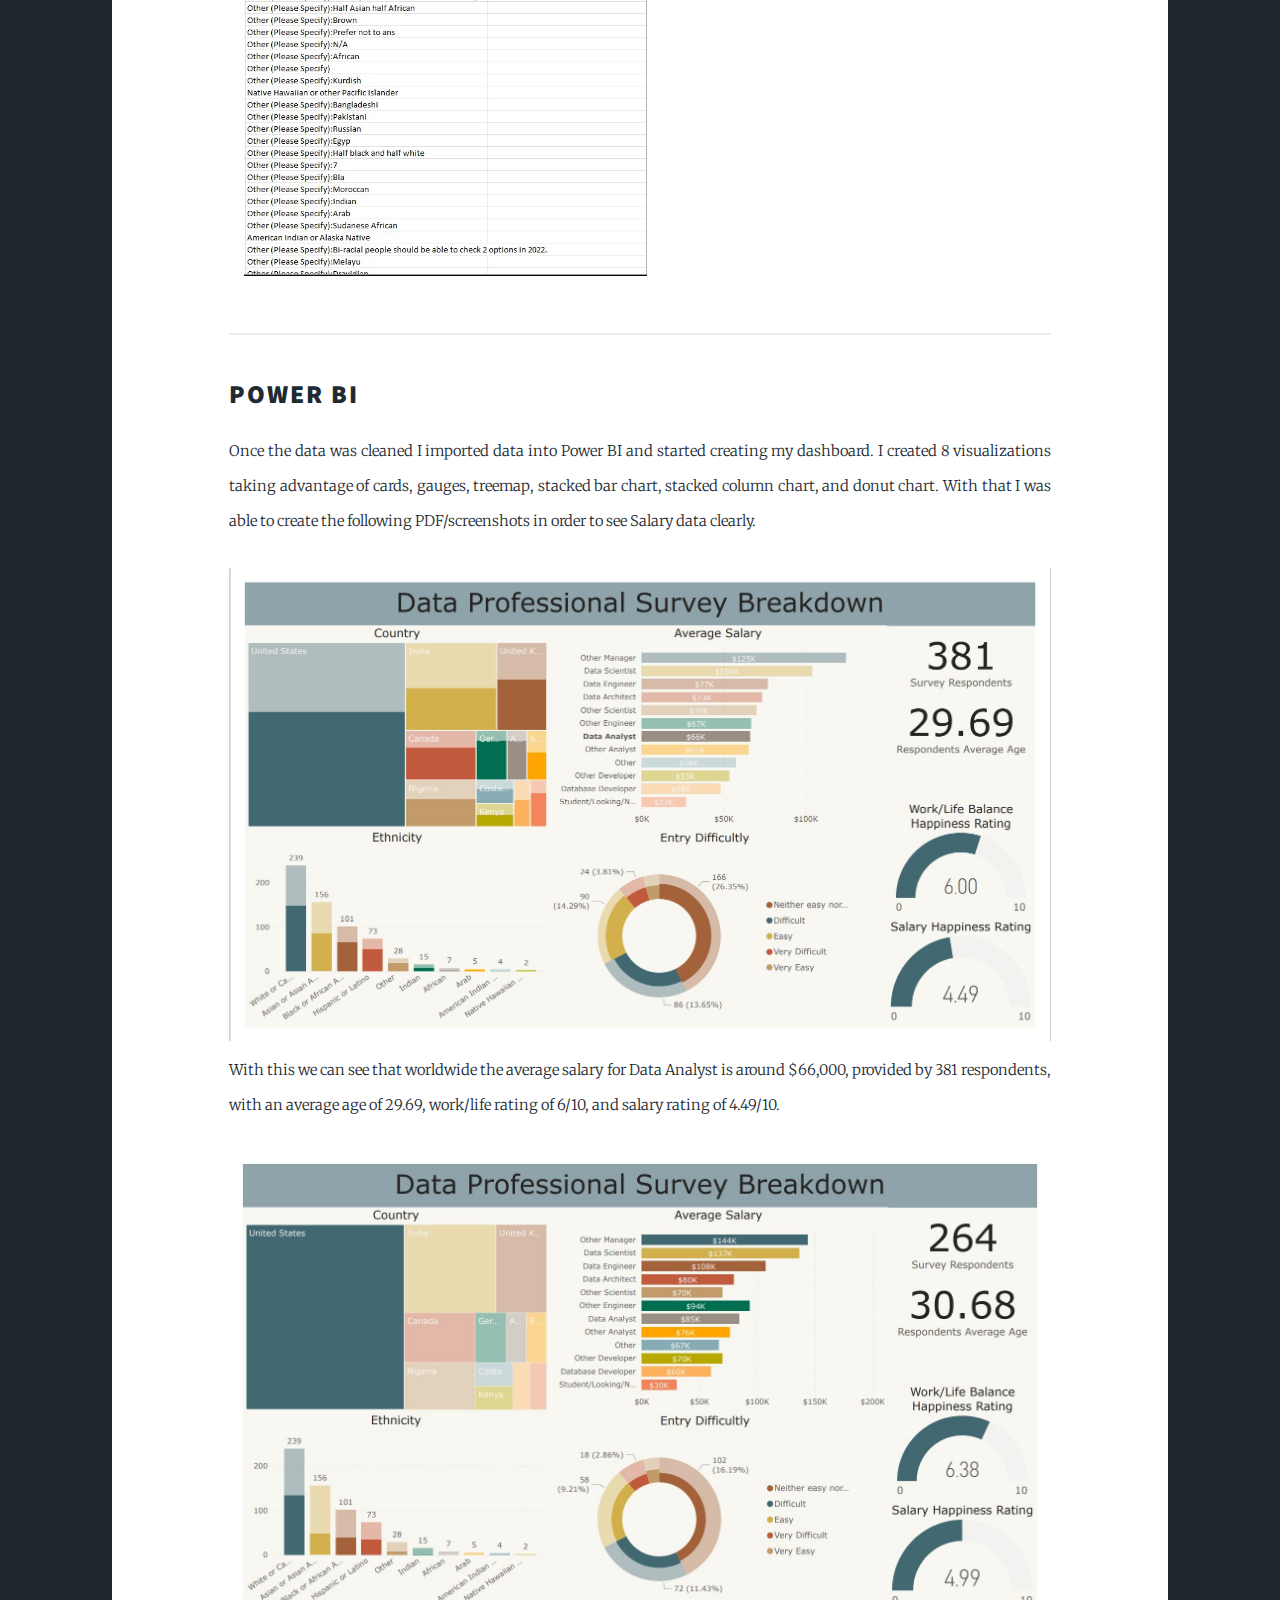
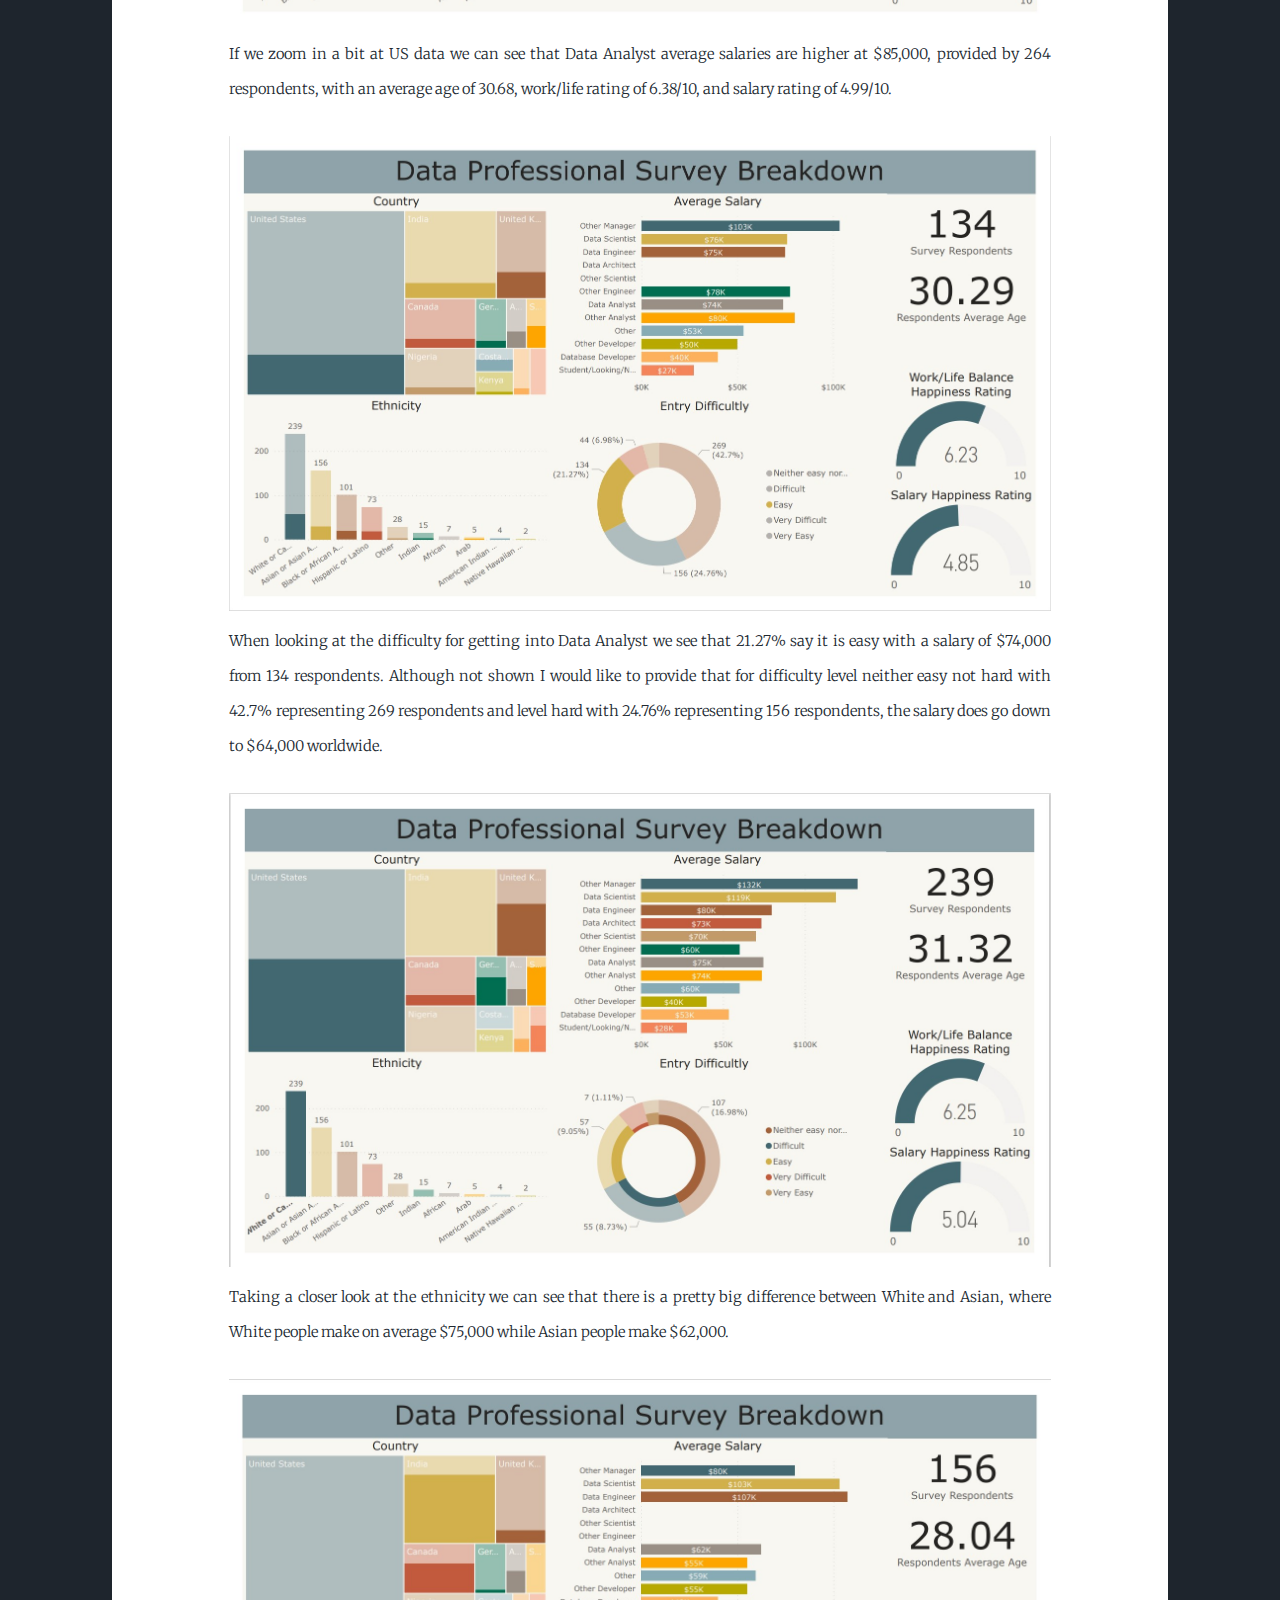
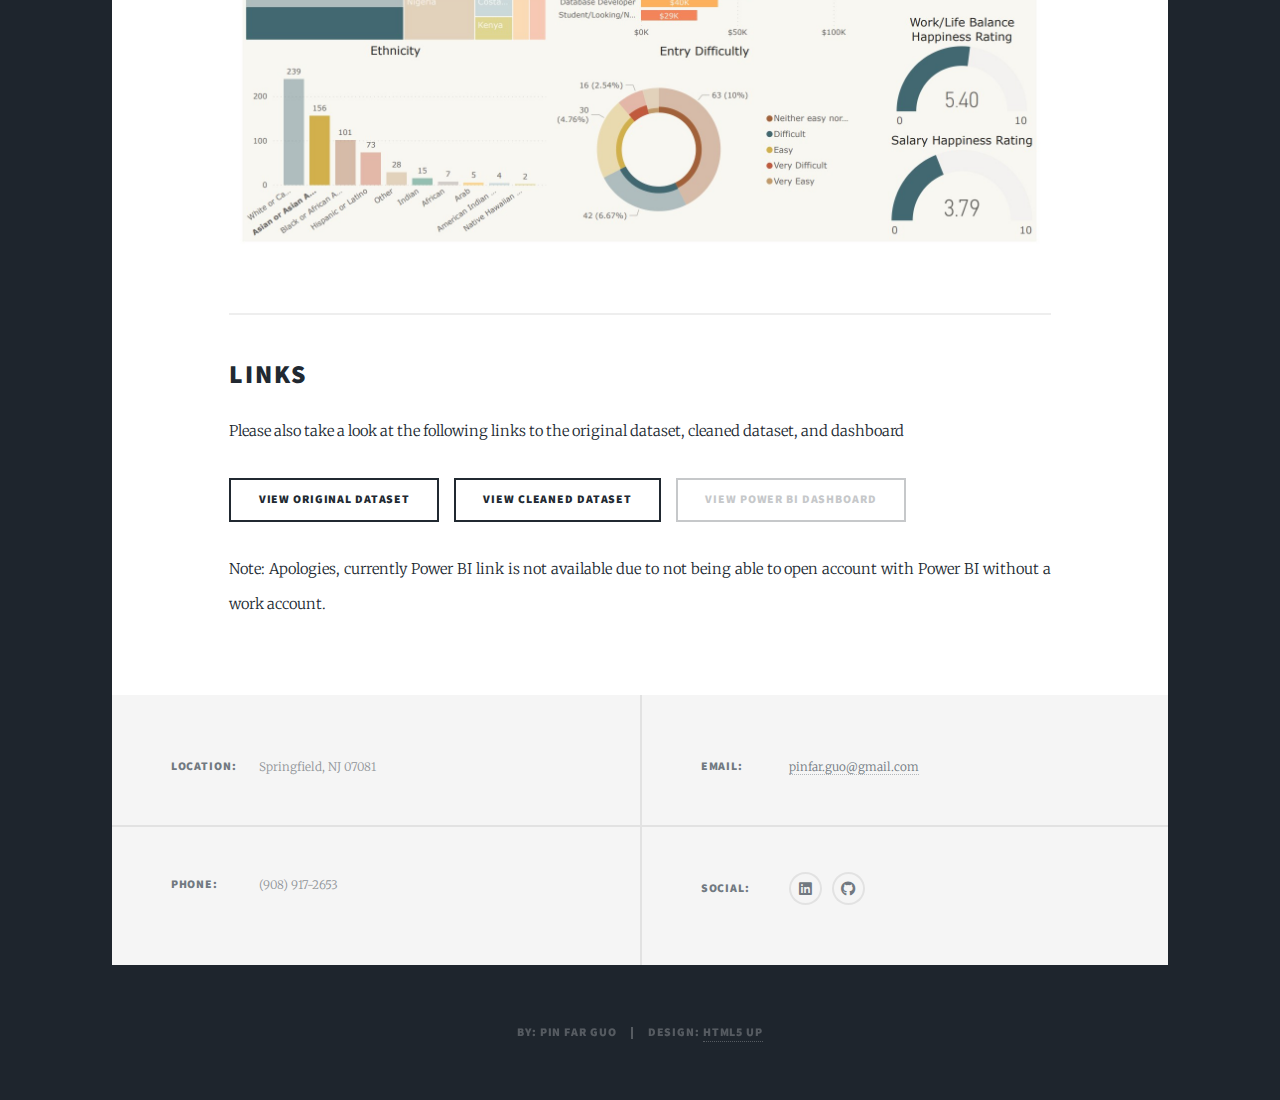
<file: dataSalary.html>
<!DOCTYPE HTML>
<!--
	Massively by HTML5 UP
	html5up.net | @ajlkn
	Free for personal and commercial use under the CCA 3.0 license (html5up.net/license)
-->
<html>
	<head>
		<title>PFG - Data Salary Project</title>
		<meta charset="utf-8" />
		<meta name="viewport" content="width=device-width, initial-scale=1, user-scalable=no" />
		<link rel="stylesheet" href="assets/css/main.css" />
		<noscript><link rel="stylesheet" href="assets/css/noscript.css" /></noscript>
	</head>
	<body class="is-preload">

		<!-- Wrapper -->
			<div id="wrapper">

				<!-- Header -->
					<header id="header">
						<span class="logo">Data Salary Project</span>
					</header>

				<!-- Nav -->
					<nav id="nav">
						<ul class="links">
							<li><a href="index.html">Airbnb Thailand Project</a></li>
							<li><a href="movies.html">Movies Project</a></li>
							<li class="active"><a href="dataSalary.html">Data Salary Project</a></li>
							<li><a href="personalInvestment.html">Personal Investment Project</a></li>
							<li><a href="covid.html">COVID Project</a></li>
						</ul>
						<ul class="icons">
							<li><a href="https://www.linkedin.com/in/pin-far-guo/" target="_blank" rel="noopener noreferrer" class="icon brands alt fa-linkedin"><span class="label">LinkedIn</span></a></li>
							<li><a href="https://github.com/PinfarGuo" target="_blank" rel="noopener noreferrer" class="icon brands alt fa-github"><span class="label">GitHub</span></a></li>
						</ul>
					</nav>

				<!-- Main -->
					<div id="main">

						<!-- Featured Post - Data Salary Project -->
						<article class="post featured">
							<img src="images/DataProfessionalProject.jpg" alt="" width="100%"/>
						</article>

						<!-- Post -->
						<section class="post generic">
							<p>Using Data provided by AlexTheAnalyst about different data professionals, their salaries, locations, ethnicity, and more
								 in a project to showcase skills in cleaning data in excel and presenting that information in PowerBI.
							</p>
							<ul>
								<li>Excel - update raw data by removing empty columns, deleting useless data, and transforming generic data into usable data.</li>
								<li>Power BI - create an amazing dashboard displaying skills in cards, gauges, treemap, stacked bar chart, stacked column chart, and donut chart.</li>
							</ul>
								
							<hr/>

							<h2>Excel Data Cleaning</h2>
							<p>In order to clean the original file the following was done to transform the data:</p>
							<ul>
								<li>Delete empty columns: Browser, OS, City, Country, Referrer</li>
								<li>Delete useless columns: email where the only value is 'anonymous'</li>
								<li>Cleaned 'Q1 - Current Role?' data by transforming 75 additional values created by respondents filling in "Other (Please Specify):" down to 6 new values for a total of 12 values.</li>
								<img src="images/DataSalary_Role.jpg" alt="" width="60%">
								<li>Created new column based on 'Q3 - Current Yearly Salary?' data, transforming the data from a selected range to numerical values by taking the average of the range.</li>
								<img src="images/DataSalary_Salary.jpg" alt="" width="40%">
								<li>Cleaned 'Q4 - industry?' data by transforming 135 additional values created by respondents filling in "Other (Please Specify):" down to 21 new values for a total of 29 values.</li>
								<img src="images/DataSalary_Industry.jpg" alt="" width="70%">
								<li>Cleaned 'Q5 - favorite programming language?' data by transforming 34 additional values created by respondents filling in "Other:" down to 5 new values for a total of 11 values.</li>
								<img src="images/DataSalary_Language.jpg" alt="" width="60%">
								<li>Cleaned 'Q8 - if new job, what is important?' data from 35 additional values created by respondents filling in "Other (Please Specify):" down to 4 new values for a total of 8 values.</li>
								<img src="images/DataSalary_Important.jpg" alt="" width="90%">
								<li>Cleaned 'Q11 - country?' data by removing "Other:" data where applied, and rename certain misspelled countries.</li>
								<img src="images/DataSalary_Country.jpg" alt="" width="40%">
								<li>Cleaned 'Q13 - ethnicity?' by changing ""Other:" data where applied, grouping them in with existing values.</li>
								<img src="images/DataSalary_Ethnicity.jpg" alt="" width="50%">
							</ul>
							
							<hr/>

							<h2>Power BI</h2>
							<p>Once the data was cleaned I imported data into Power BI and started creating my dashboard. I created 8 visualizations taking advantage of cards, gauges, treemap, stacked bar chart, stacked column chart, and donut chart. 
								With that I was able to create the following PDF/screenshots in order to see Salary data clearly.</p>
							<img src="images/DataProfessionalProject_DataAnalyst.jpg" alt="" width="100%">
							<p>With this we can see that worldwide the average salary for Data Analyst is around $66,000, provided by 381 respondents, with an average age of 29.69, work/life rating of 6/10, and salary rating of 4.49/10.</p>

							<img src="images/DataProfessionalProject_US.jpg" alt="" width="100%">
							<p>If we zoom in a bit at US data we can see that Data Analyst average salaries are higher at $85,000, provided by 264 respondents, with an average age of 30.68, work/life rating of 6.38/10, and salary rating of 4.99/10.</p>

							<img src="images/DataProfessionalProject_Easy.jpg" alt="" width="100%">
							<p>When looking at the difficulty for getting into Data Analyst we see that 21.27% say it is easy with a salary of $74,000 from 134 respondents. Although not shown I would like to provide that for difficulty level neither easy not hard with 42.7% representing 269 respondents and level hard with 24.76% representing 156 respondents, the salary does go down to $64,000 worldwide.</p>

							<img src="images/DataProfessionalProject_White.jpg" alt="" width="100%">
							<p>Taking a closer look at the ethnicity we can see that there is a pretty big difference between White and Asian, where White people make on average $75,000 while Asian people make $62,000.</p>
							<img src="images/DataProfessionalProject_Asian.jpg" alt="" width="100%">

							<hr/>
							
							<h2>Links</h2>
							<p>Please also take a look at the following links to the original dataset, cleaned dataset, and dashboard</p>

							<ul class="actions">
								<li><a href="https://github.com/AlexTheAnalyst/Power-BI/blob/main/Power%20BI%20-%20Final%20Project.xlsx" target="_blank" rel="noopener noreferrer" class="button">View Original Dataset</a></li>
								<li><a href="https://github.com/PinfarGuo/DataProfessionalSurveyBreakdown/blob/main/Data%20Professional%20Project%20-%20Cleaned.xlsx" target="_blank" rel="noopener noreferrer" class="button">View Cleaned Dataset</a></li>
								<li><a href="https://github.com/PinfarGuo/MovieProject#readme" target="_blank" rel="noopener noreferrer" class="button disabled">View Power BI DashBoard</a></li>
							</ul>
							<p>Note: Apologies, currently Power BI link is not available due to not being able to open account with Power BI without a work account.</p>
						</section>	
					</div>

				<!-- Footer -->
				<footer id="footer">
					<section class="split contact">
						<section>
							<h3>Location:</h3>
							<p>Springfield, NJ 07081</p>
						</section>
						<section>
							<h3>Phone:</h3>
							<p>(908) 917-2653</p>
						</section>
					</section>
					<section class="split contact">
						<section>
							<h3>Email:</h3>
							<p><a href="#">pinfar.guo@gmail.com</a></p>
						</section>
						<section>
							<h3>Social:</h3>
							<ul class="icons alt">
								<li><a href="https://www.linkedin.com/in/pin-far-guo/" target="_blank" rel="noopener noreferrer" class="icon brands alt fa-linkedin"><span class="label">LinkedIn</span></a></li>
								<li><a href="https://github.com/PinfarGuo" target="_blank" rel="noopener noreferrer" class="icon brands alt fa-github"><span class="label">GitHub</span></a></li>
							</ul>
						</section>
					</section>
				</footer>

			<!-- Copyright -->
				<div id="copyright">
					<ul><li>By: Pin Far Guo</li><li>Design: <a href="https://html5up.net">HTML5 UP</a></li></ul>
				</div>
			</div>

		<!-- Scripts -->
			<script src="assets/js/jquery.min.js"></script>
			<script src="assets/js/jquery.scrollex.min.js"></script>
			<script src="assets/js/jquery.scrolly.min.js"></script>
			<script src="assets/js/browser.min.js"></script>
			<script src="assets/js/breakpoints.min.js"></script>
			<script src="assets/js/util.js"></script>
			<script src="assets/js/main.js"></script>

	</body>
</html>
</file>
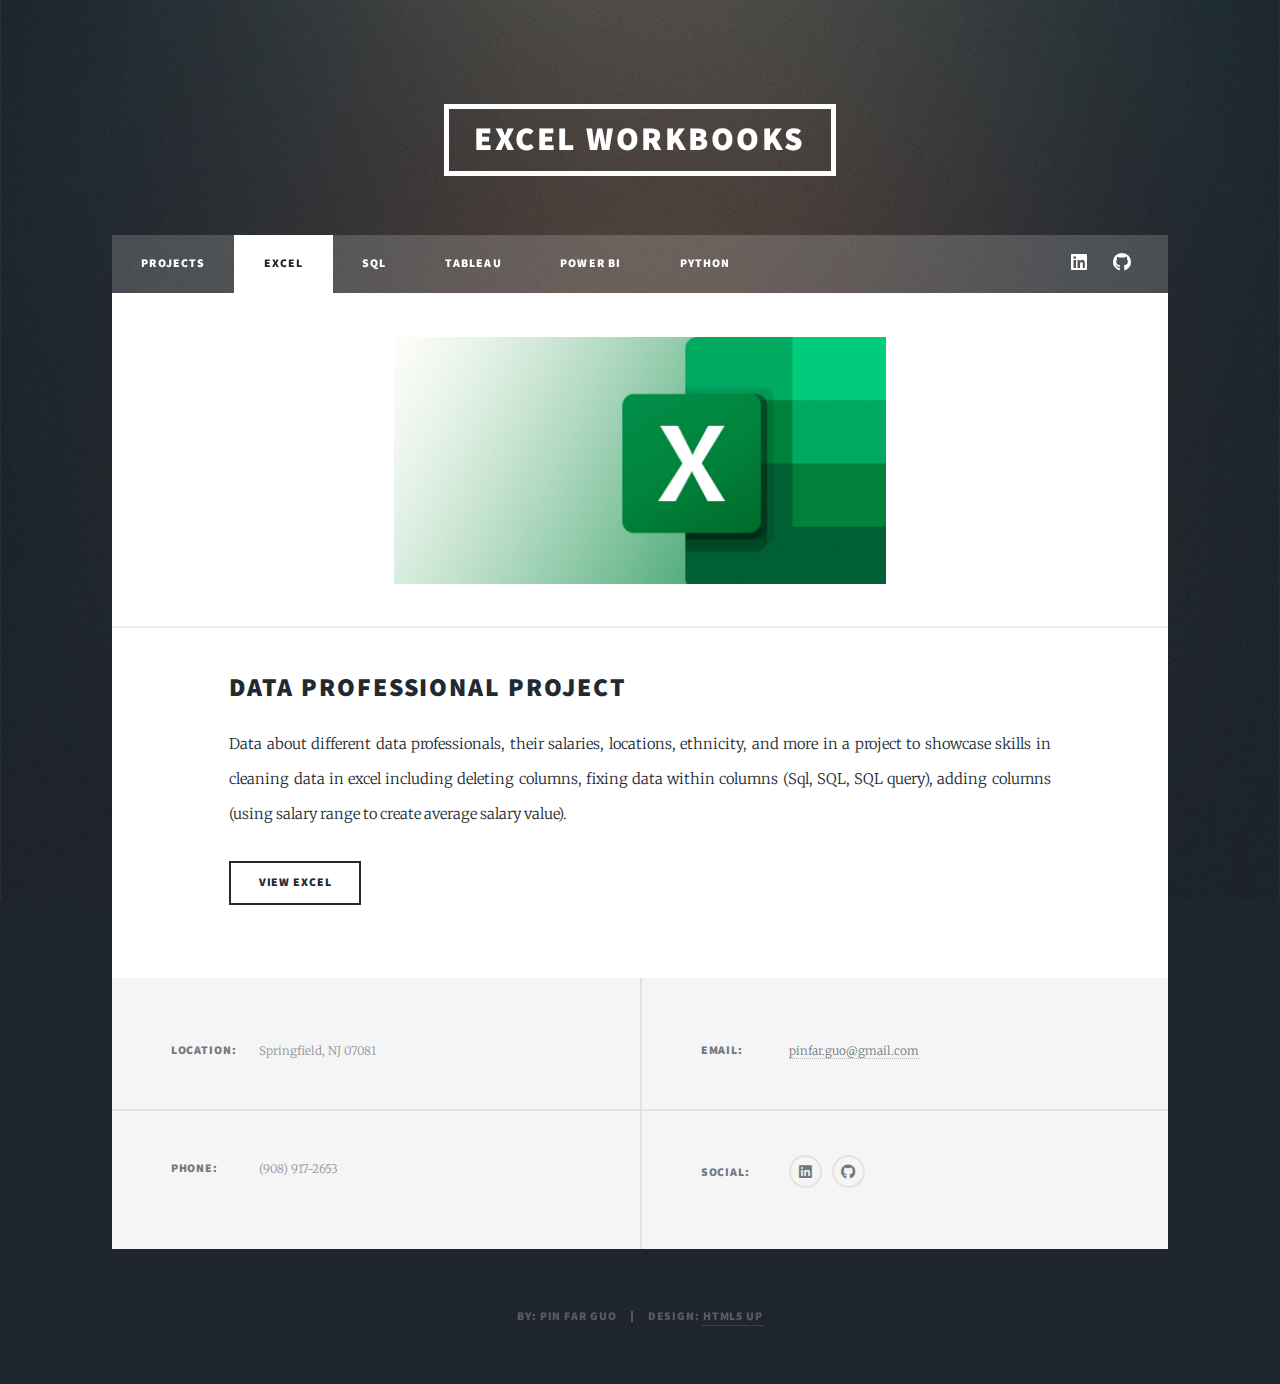
<file: excel.html>
<!DOCTYPE HTML>
<!--
	Massively by HTML5 UP
	html5up.net | @ajlkn
	Free for personal and commercial use under the CCA 3.0 license (html5up.net/license)
-->
<html>
	<head>
		<title>PFG - Excel</title>
		<meta charset="utf-8" />
		<meta name="viewport" content="width=device-width, initial-scale=1, user-scalable=no" />
		<link rel="stylesheet" href="assets/css/main.css" />
		<noscript><link rel="stylesheet" href="assets/css/noscript.css" /></noscript>
	</head>
	<body class="is-preload">

		<!-- Wrapper -->
			<div id="wrapper">

				<!-- Header -->
					<header id="header">
						<span class="logo">Excel Workbooks</span>
					</header>

				<!-- Nav -->
					<nav id="nav">
						<ul class="links">
							<li><a href="index.html">Projects</a></li>
							<li class="active"><a href="excel.html">Excel</a></li>
							<li><a href="sql.html">SQL</a></li>
							<li><a href="tableau.html">Tableau</a></li>
							<li><a href="powerbi.html">Power BI</a></li>
							<li><a href="python.html">Python</a></li>
						</ul>
						<ul class="icons">
							<li><a href="https://www.linkedin.com/in/pin-far-guo/" target="_blank" rel="noopener noreferrer" class="icon brands alt fa-linkedin"><span class="label">LinkedIn</span></a></li>
							<li><a href="https://github.com/PinfarGuo" target="_blank" rel="noopener noreferrer" class="icon brands alt fa-github"><span class="label">GitHub</span></a></li>
						</ul>
					</nav>

				<!-- Main -->
					<div id="main">

						<!-- Post -->
						<section class="post featured generic">
							<img src="images/excel01.jpg" alt="" width="60%"/>
						</section>

						<!-- Post -->
						<section class="post generic">
							<h2 id="DataPro">Data Professional Project</h2>
							<p>Data about different data professionals, their salaries, locations, ethnicity, and more in a project to showcase skills in cleaning data in excel including deleting columns, fixing data within columns (Sql, SQL, SQL query), adding columns (using salary range to create average salary value).
							</p>
							<p></p>
							<ul class="actions">
								<li><a href="https://github.com/PinfarGuo/DataProfessionalSurveyBreakdown#excel-data-cleaning" target="_blank" rel="noopener noreferrer" class="button">View Excel</a></li>
							</ul>

						</section>	

					</div>

				<!-- Footer -->
				<footer id="footer">
					<section class="split contact">
						<section>
							<h3>Location:</h3>
							<p>Springfield, NJ 07081</p>
						</section>
						<section>
							<h3>Phone:</h3>
							<p>(908) 917-2653</p>
						</section>
					</section>
					<section class="split contact">
						<section>
							<h3>Email:</h3>
							<p><a href="#">pinfar.guo@gmail.com</a></p>
						</section>
						<section>
							<h3>Social:</h3>
							<ul class="icons alt">
								<li><a href="https://www.linkedin.com/in/pin-far-guo/" target="_blank" rel="noopener noreferrer" class="icon brands alt fa-linkedin"><span class="label">LinkedIn</span></a></li>
								<li><a href="https://github.com/PinfarGuo" target="_blank" rel="noopener noreferrer" class="icon brands alt fa-github"><span class="label">GitHub</span></a></li>
							</ul>
						</section>
					</section>
				</footer>

			<!-- Copyright -->
				<div id="copyright">
					<ul><li>By: Pin Far Guo</li><li>Design: <a href="https://html5up.net">HTML5 UP</a></li></ul>
				</div>
			</div>

		<!-- Scripts -->
			<script src="assets/js/jquery.min.js"></script>
			<script src="assets/js/jquery.scrollex.min.js"></script>
			<script src="assets/js/jquery.scrolly.min.js"></script>
			<script src="assets/js/browser.min.js"></script>
			<script src="assets/js/breakpoints.min.js"></script>
			<script src="assets/js/util.js"></script>
			<script src="assets/js/main.js"></script>

	</body>
</html>
</file>
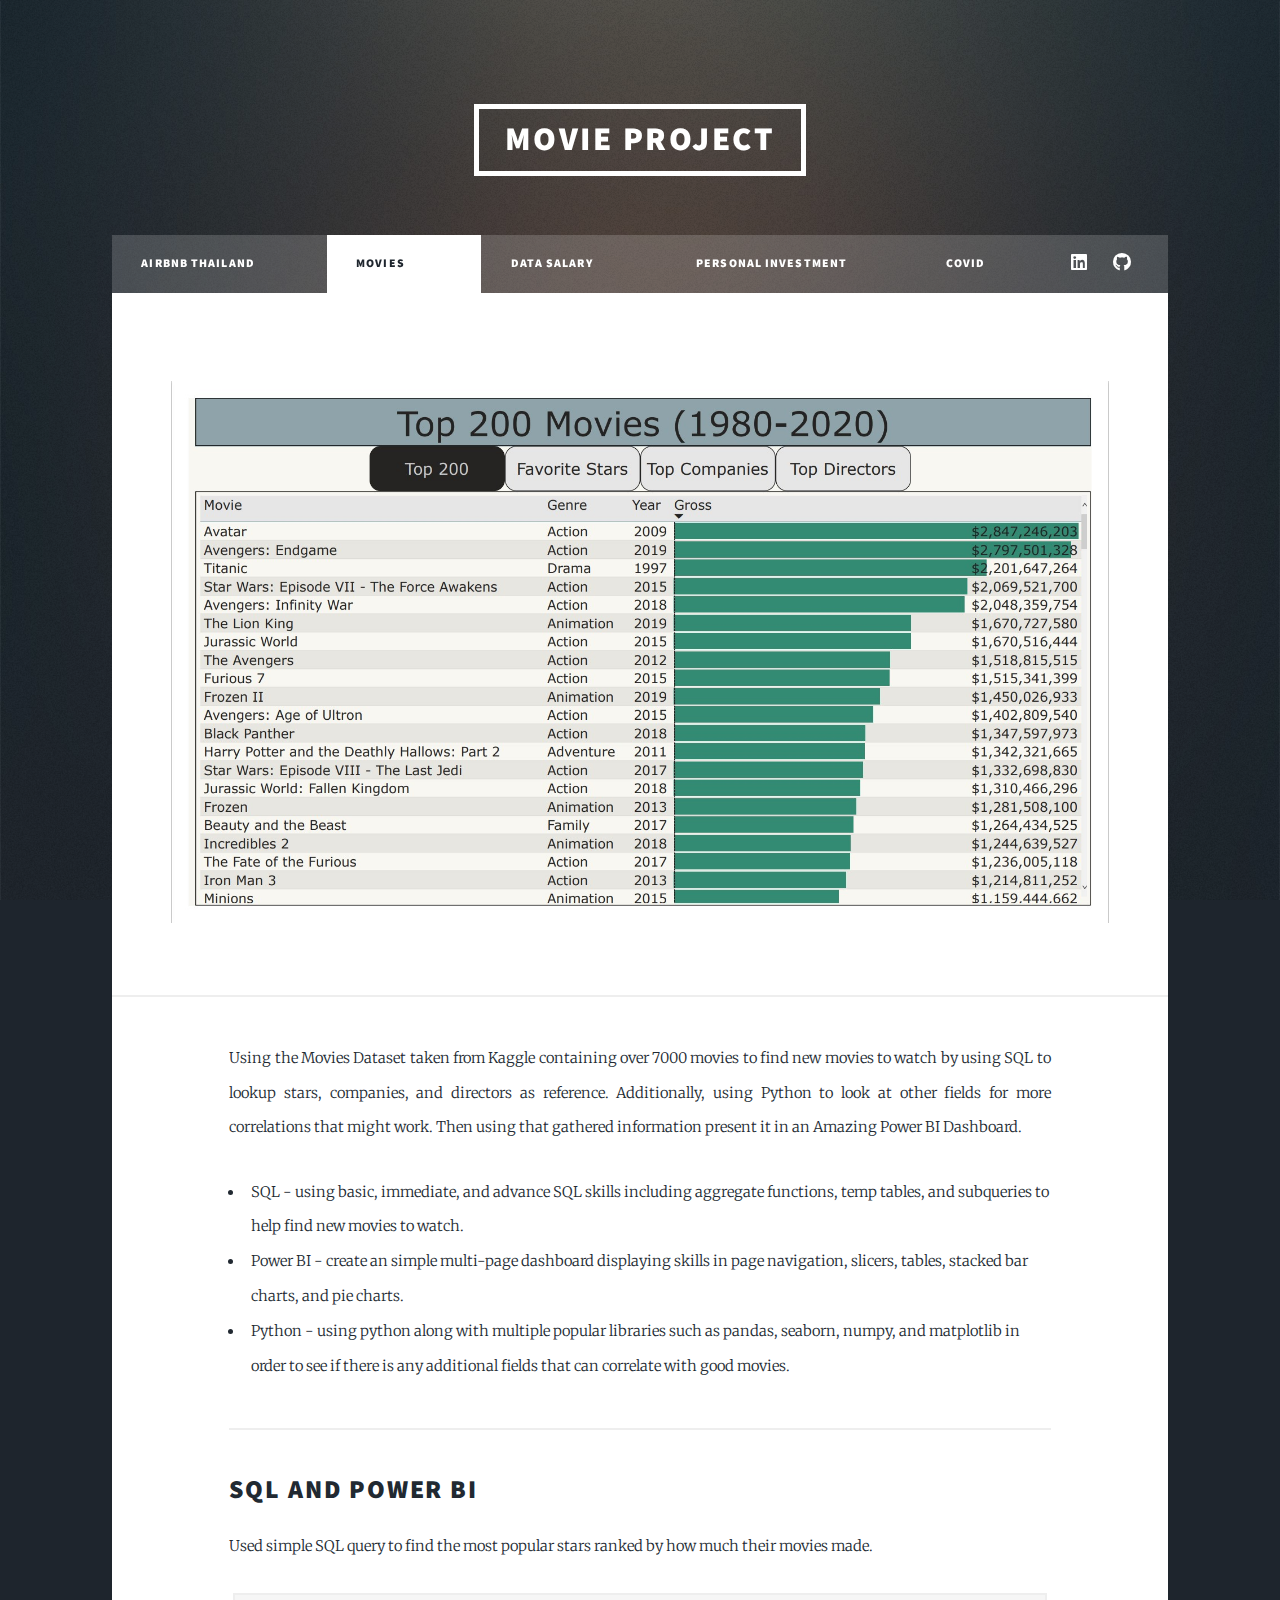
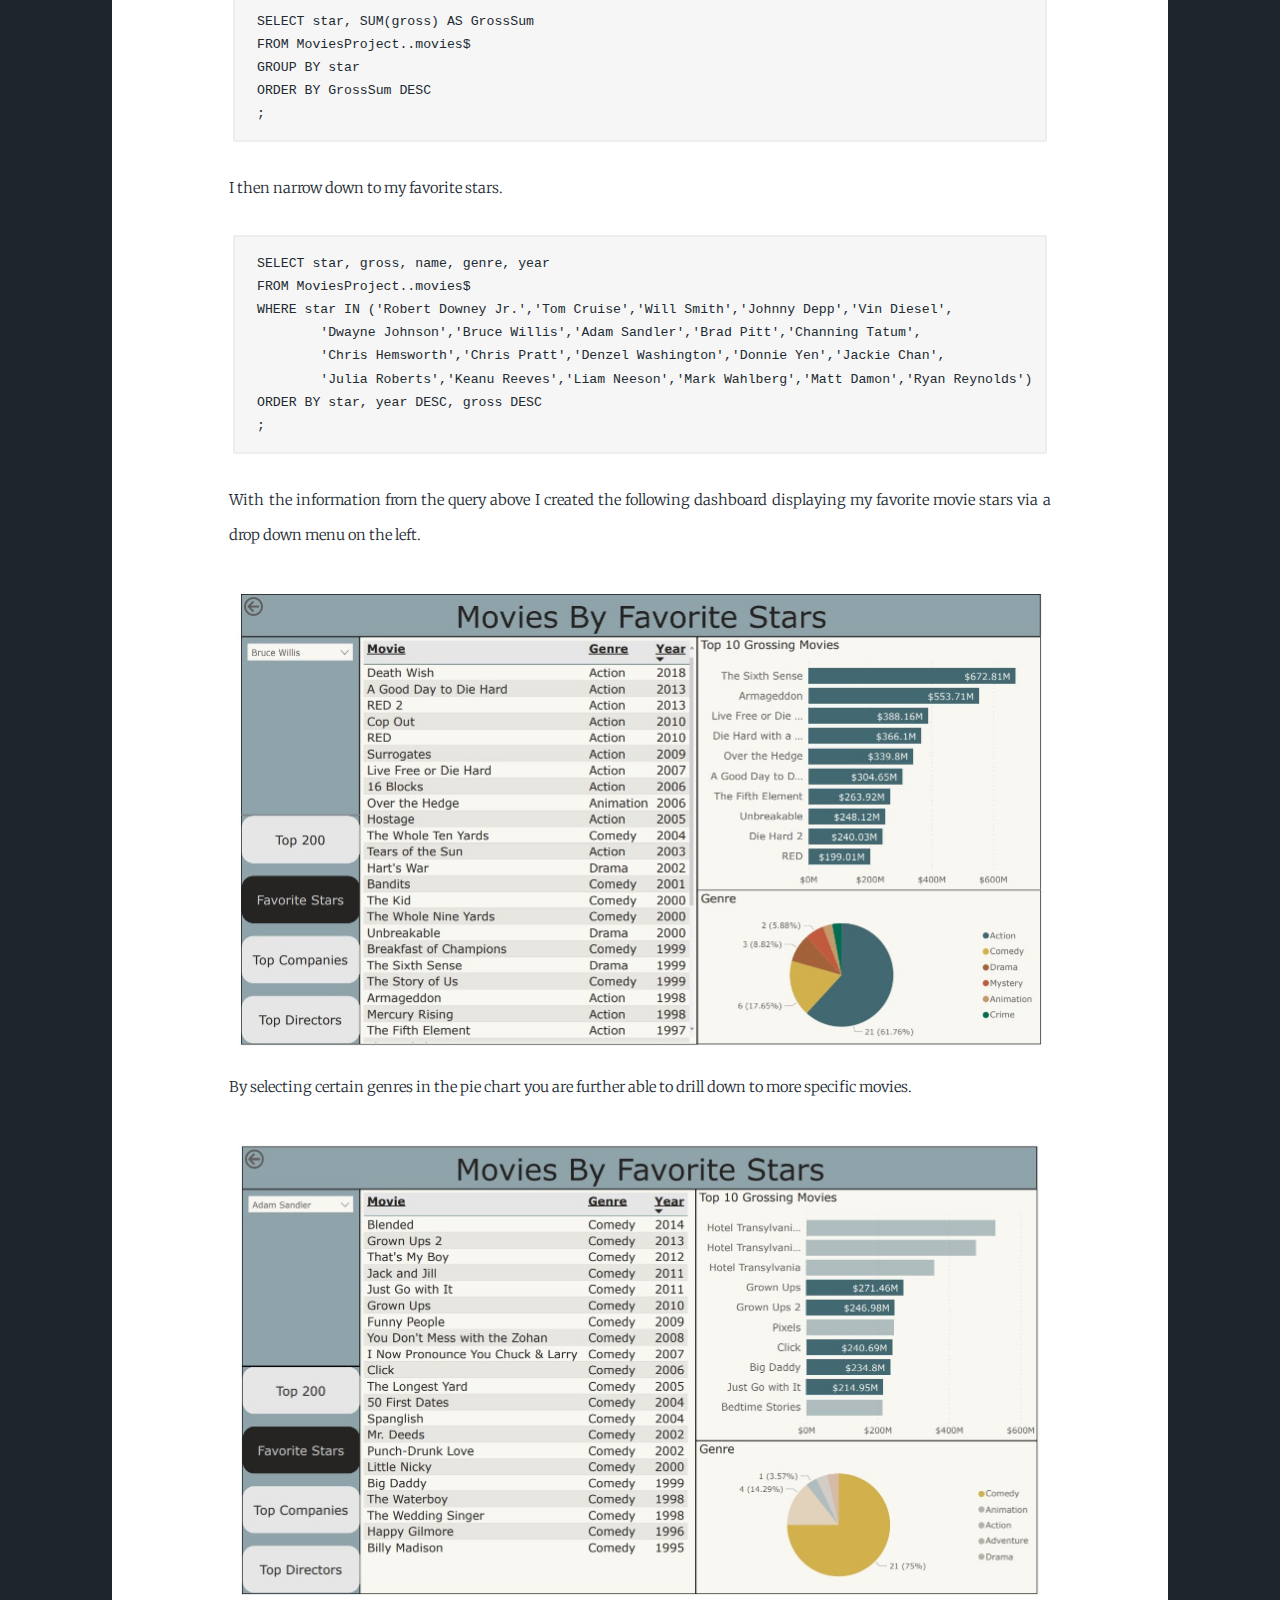
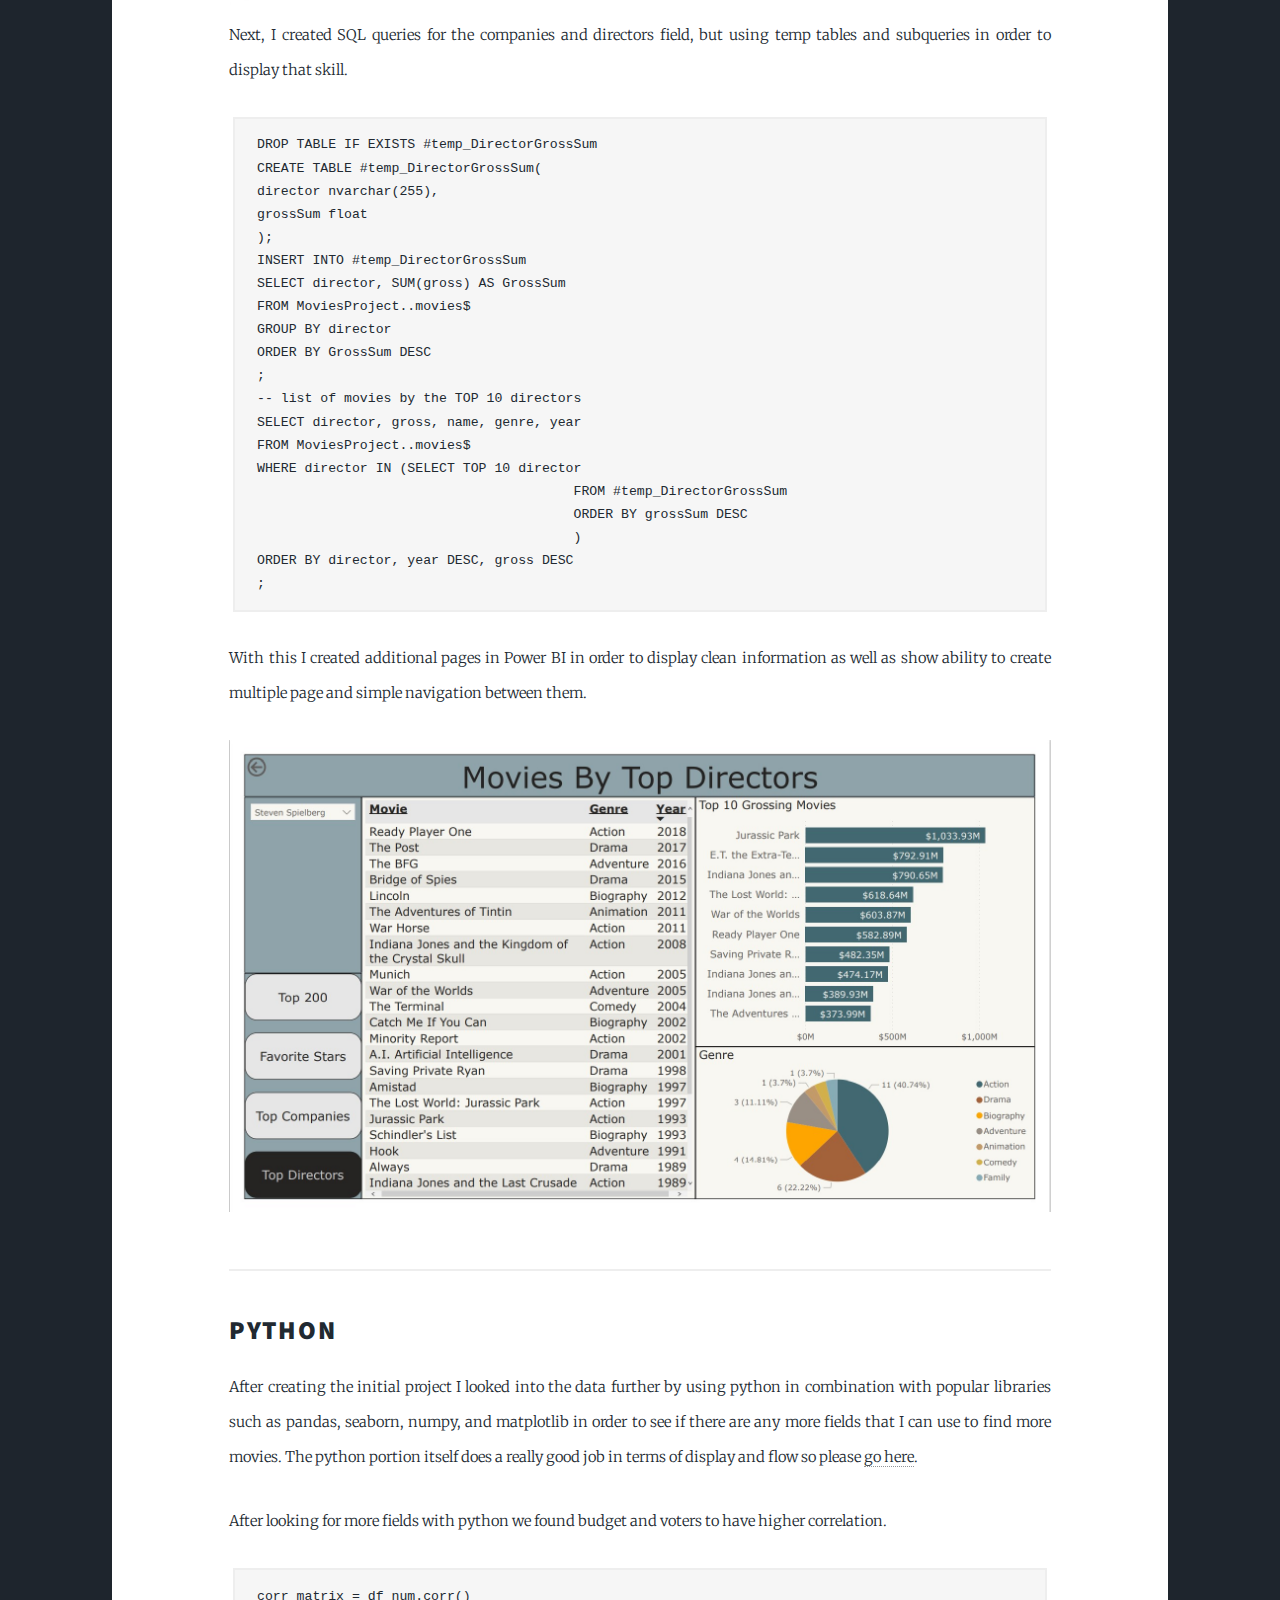
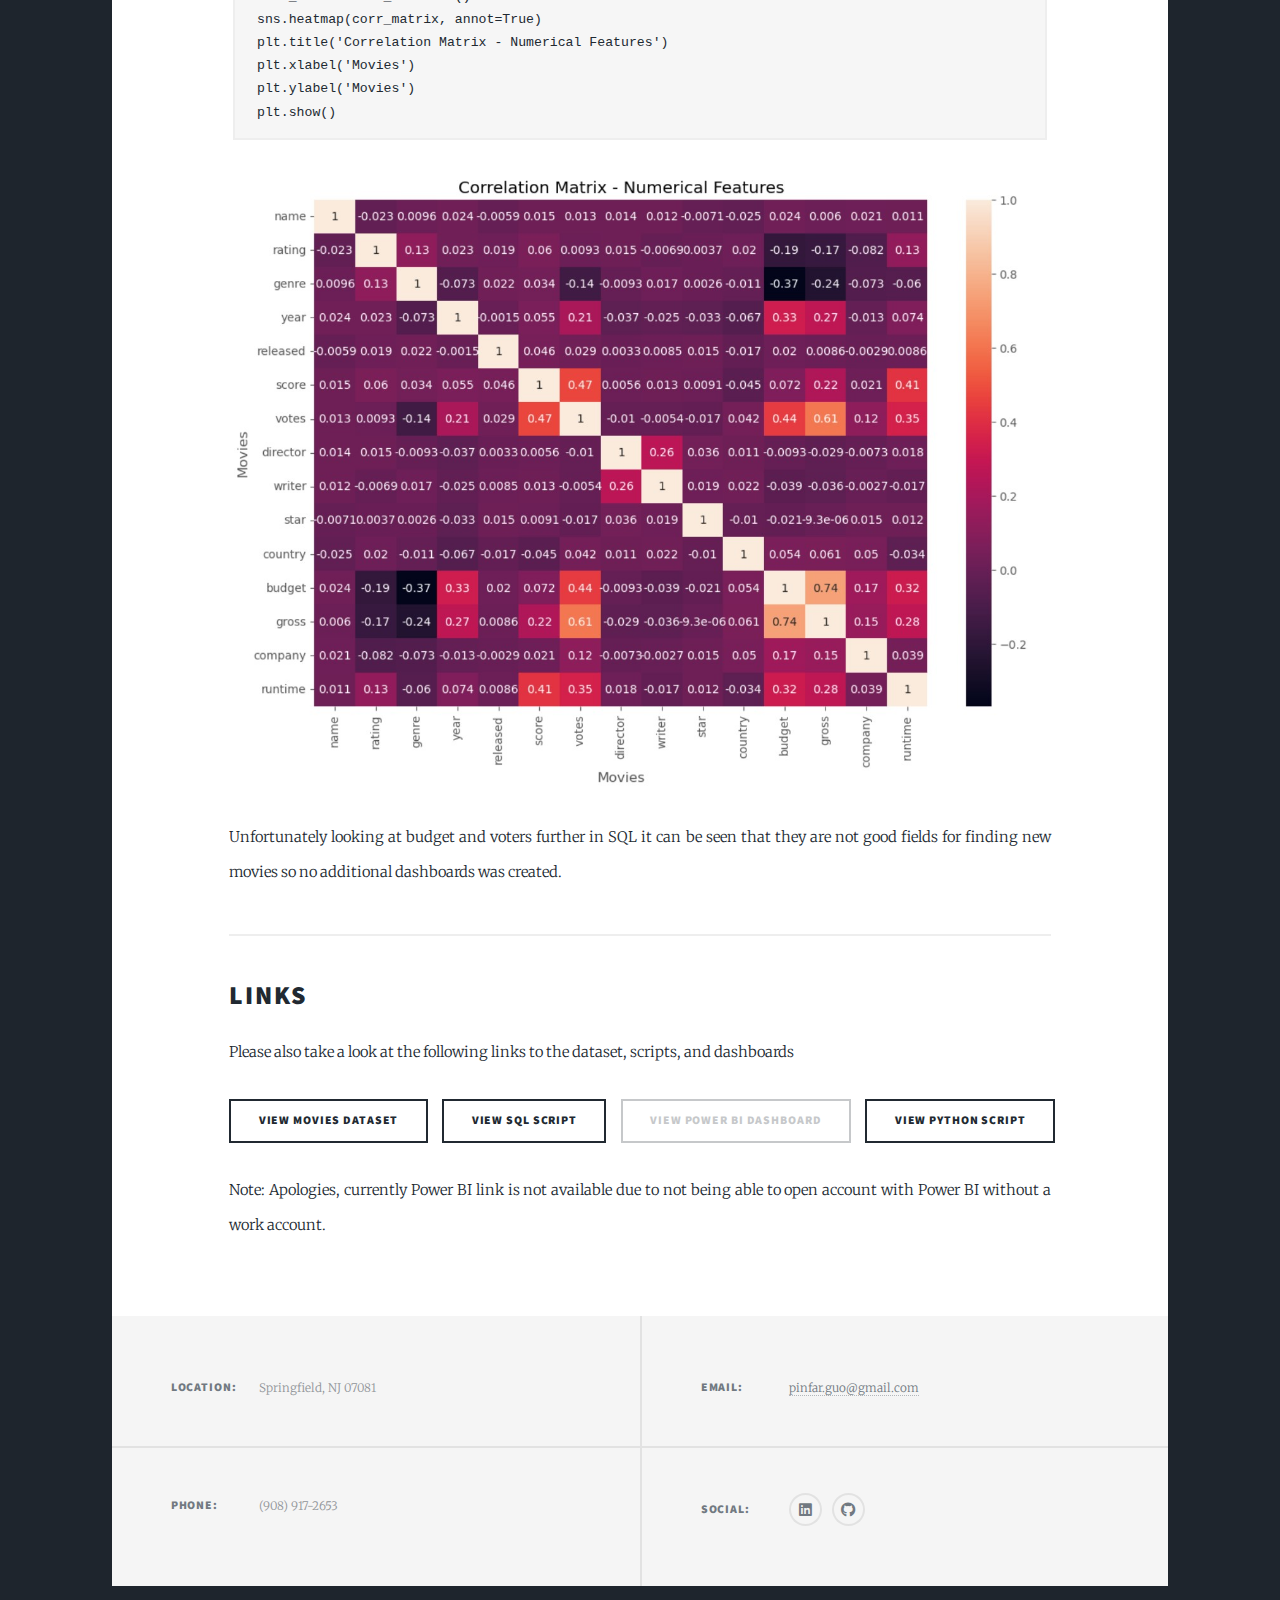
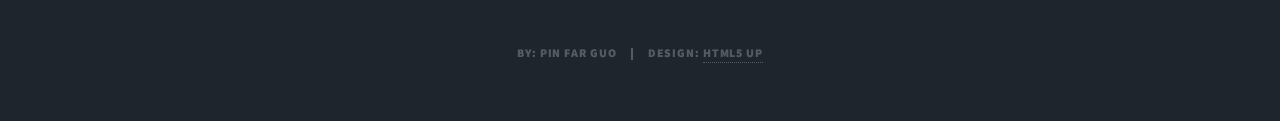
<file: movies.html>
<!DOCTYPE HTML>
<!--
	Massively by HTML5 UP
	html5up.net | @ajlkn
	Free for personal and commercial use under the CCA 3.0 license (html5up.net/license)
-->
<html>
	<head>
		<title>PFG - Movies Project</title>
		<meta charset="utf-8" />
		<meta name="viewport" content="width=device-width, initial-scale=1, user-scalable=no" />
		<link rel="stylesheet" href="assets/css/main.css" />
		<noscript><link rel="stylesheet" href="assets/css/noscript.css" /></noscript>
	</head>
	<body class="is-preload">

		<!-- Wrapper -->
			<div id="wrapper">

				<!-- Header -->
					<header id="header">
						<span class="logo">Movie Project</span>
					</header>

				<!-- Nav -->
					<nav id="nav">
						<ul class="links">
							<li><a href="index.html">Airbnb Thailand Project</a></li>
							<li class="active"><a href="movies.html">Movies Project</a></li>
							<li><a href="dataSalary.html">Data Salary Project</a></li>
							<li><a href="personalInvestment.html">Personal Investment Project</a></li>
							<li><a href="covid.html">COVID Project</a></li>
						</ul>
						<ul class="icons">
							<li><a href="https://www.linkedin.com/in/pin-far-guo/" target="_blank" rel="noopener noreferrer" class="icon brands alt fa-linkedin"><span class="label">LinkedIn</span></a></li>
							<li><a href="https://github.com/PinfarGuo" target="_blank" rel="noopener noreferrer" class="icon brands alt fa-github"><span class="label">GitHub</span></a></li>
						</ul>
					</nav>

				<!-- Main -->
					<div id="main">

						<!-- Featured Post - Movies Project -->
						<article class="post featured">
							<img src="images/Movies_Top200.jpg" alt="" width="100%"/>
						</article>

						<!-- Post -->
						<section class="post generic">
							<p>Using the Movies Dataset taken from Kaggle containing over 7000 movies to find new movies to watch by using SQL to lookup stars, companies, and directors as reference. 
								Additionally, using Python to look at other fields for more correlations that might work. 
								Then using that gathered information present it in an Amazing Power BI Dashboard.
							</p>
							<ul>
								<li>SQL - using basic, immediate, and advance SQL skills including aggregate functions, temp tables, and subqueries to help find new movies to watch.</li>
								<li>Power BI - create an simple multi-page dashboard displaying skills in page navigation, slicers, tables, stacked bar charts, and pie charts.</li>
								<li>Python - using python along with multiple popular libraries such as pandas, seaborn, numpy, and matplotlib in order to see if there is any additional fields that can correlate with good movies.</li>
							</ul>
								
							<hr/>

							<h2>SQL and Power BI</h2>
							<p>Used simple SQL query to find the most popular stars ranked by how much their movies made.</p>
							<pre><code>SELECT star, SUM(gross) AS GrossSum
FROM MoviesProject..movies$
GROUP BY star
ORDER BY GrossSum DESC
;</code></pre>
							<p>I then narrow down to my favorite stars.</p>
							<pre><code>SELECT star, gross, name, genre, year
FROM MoviesProject..movies$
WHERE star IN ('Robert Downey Jr.','Tom Cruise','Will Smith','Johnny Depp','Vin Diesel',
	'Dwayne Johnson','Bruce Willis','Adam Sandler','Brad Pitt','Channing Tatum',
	'Chris Hemsworth','Chris Pratt','Denzel Washington','Donnie Yen','Jackie Chan',
	'Julia Roberts','Keanu Reeves','Liam Neeson','Mark Wahlberg','Matt Damon','Ryan Reynolds')
ORDER BY star, year DESC, gross DESC
;</code></pre>		
							<p>With the information from the query above I created the following dashboard displaying my favorite movie stars via a drop down menu on the left.</p>
							<img src="images/Movies_FavStar_BruceWillis.jpg" alt="" width="100%">

							<p>By selecting certain genres in the pie chart you are further able to drill down to more specific movies.</p>
							<img src="images/Movies_FavStar_AdamSandler_Comedy.jpg" alt="" width="100%">

							<p>Next, I created SQL queries for the companies and directors field, but using temp tables and subqueries in order to display that skill.</p>
							<pre><code>DROP TABLE IF EXISTS #temp_DirectorGrossSum
CREATE TABLE #temp_DirectorGrossSum(
director nvarchar(255),
grossSum float
);
INSERT INTO #temp_DirectorGrossSum
SELECT director, SUM(gross) AS GrossSum
FROM MoviesProject..movies$
GROUP BY director
ORDER BY GrossSum DESC
;
-- list of movies by the TOP 10 directors
SELECT director, gross, name, genre, year
FROM MoviesProject..movies$
WHERE director IN (SELECT TOP 10 director
					FROM #temp_DirectorGrossSum
					ORDER BY grossSum DESC
					)
ORDER BY director, year DESC, gross DESC
;</code></pre>
							<p>With this I created additional pages in Power BI in order to display clean information as well as show ability to 
								create multiple page and simple navigation between them. </p>
							<img src="images/Movies_TopDirectors.jpg" alt="" width="100%">
							<p></p>

							<hr/>

							<h2>Python</h2>
							<p>After creating the initial project I looked into the data further by using python in combination with popular libraries such as pandas, seaborn, numpy, and matplotlib in order to see if there are any more fields that I can use to find more movies. 
								The python portion itself does a really good job in terms of display and flow so please 
								<a href="https://github.com/PinfarGuo/MovieProject/blob/main/MovieCorrelations.ipynb" target="_blank" rel="noopener noreferrer">go here</a>.
							</p>

							<p>After looking for more fields with python we found budget and voters to have higher correlation.</p>
							<pre><code>corr_matrix = df_num.corr()
sns.heatmap(corr_matrix, annot=True)
plt.title('Correlation Matrix - Numerical Features')
plt.xlabel('Movies')
plt.ylabel('Movies')
plt.show()</code></pre>
							<img src="images/Movies_Correlations.jpg" alt="" width="100%">
							<p>Unfortunately looking at budget and voters further in SQL it can be seen that they are not good fields for finding new movies so no additional dashboards was created.</p>

							<hr/>
							
							<h2>Links</h2>
							<p>Please also take a look at the following links to the dataset, scripts, and dashboards</p>

							<ul class="actions">
								<li><a href="https://www.kaggle.com/datasets/danielgrijalvas/movies" target="_blank" rel="noopener noreferrer" class="button">View Movies Dataset</a></li>
								<li><a href="https://github.com/PinfarGuo/MovieProject/blob/main/Movies.sql" target="_blank" rel="noopener noreferrer" class="button">View SQL Script</a></li>
								<li><a href="https://github.com/PinfarGuo/MovieProject#readme" target="_blank" rel="noopener noreferrer" class="button disabled">View Power BI DashBoard</a></li>
								<li><a href="https://github.com/PinfarGuo/MovieProject/blob/main/MovieCorrelations.ipynb" target="_blank" rel="noopener noreferrer" class="button">View Python Script</a></li>
							</ul>
							<p>Note: Apologies, currently Power BI link is not available due to not being able to open account with Power BI without a work account.</p>

						</section>	
					</div>

				<!-- Footer -->
				<footer id="footer">
					<section class="split contact">
						<section>
							<h3>Location:</h3>
							<p>Springfield, NJ 07081</p>
						</section>
						<section>
							<h3>Phone:</h3>
							<p>(908) 917-2653</p>
						</section>
					</section>
					<section class="split contact">
						<section>
							<h3>Email:</h3>
							<p><a href="#">pinfar.guo@gmail.com</a></p>
						</section>
						<section>
							<h3>Social:</h3>
							<ul class="icons alt">
								<li><a href="https://www.linkedin.com/in/pin-far-guo/" target="_blank" rel="noopener noreferrer" class="icon brands alt fa-linkedin"><span class="label">LinkedIn</span></a></li>
								<li><a href="https://github.com/PinfarGuo" target="_blank" rel="noopener noreferrer" class="icon brands alt fa-github"><span class="label">GitHub</span></a></li>
							</ul>
						</section>
					</section>
				</footer>

			<!-- Copyright -->
				<div id="copyright">
					<ul><li>By: Pin Far Guo</li><li>Design: <a href="https://html5up.net">HTML5 UP</a></li></ul>
				</div>
			</div>

		<!-- Scripts -->
			<script src="assets/js/jquery.min.js"></script>
			<script src="assets/js/jquery.scrollex.min.js"></script>
			<script src="assets/js/jquery.scrolly.min.js"></script>
			<script src="assets/js/browser.min.js"></script>
			<script src="assets/js/breakpoints.min.js"></script>
			<script src="assets/js/util.js"></script>
			<script src="assets/js/main.js"></script>

	</body>
</html>
</file>
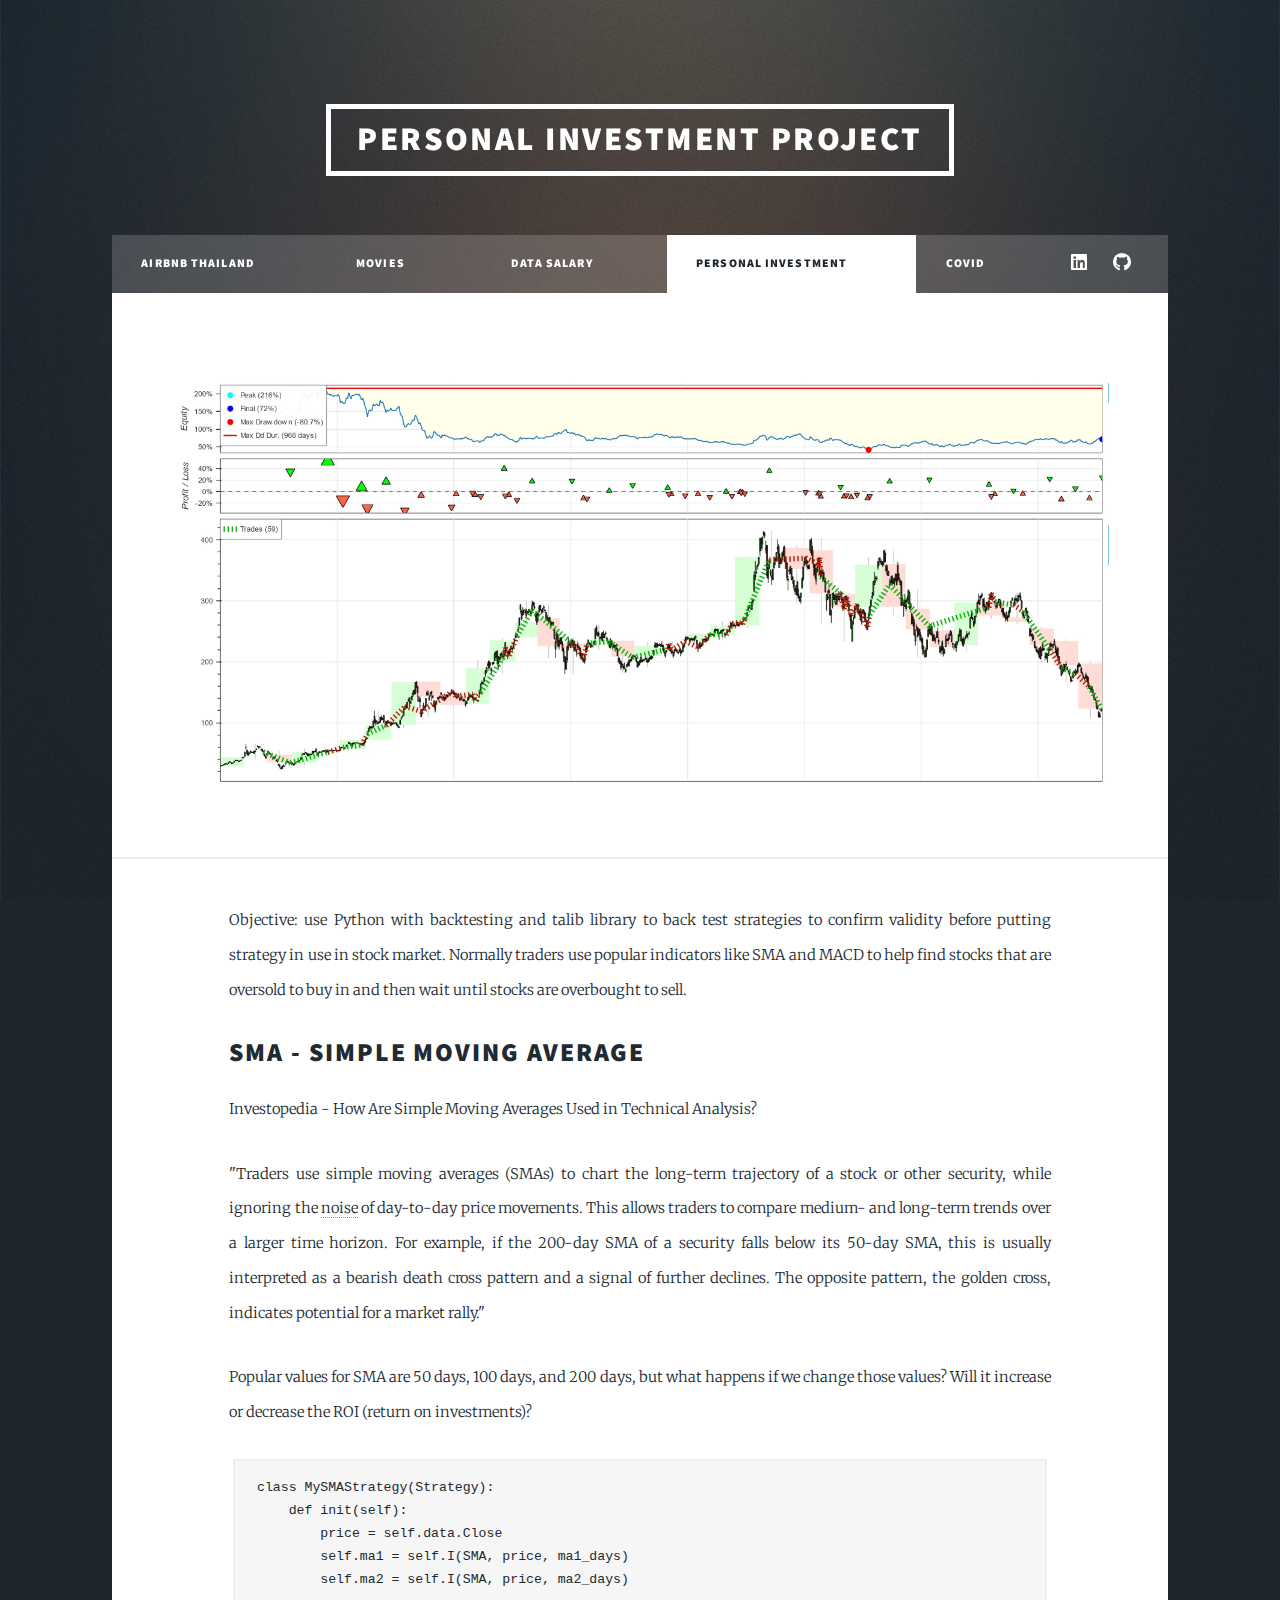
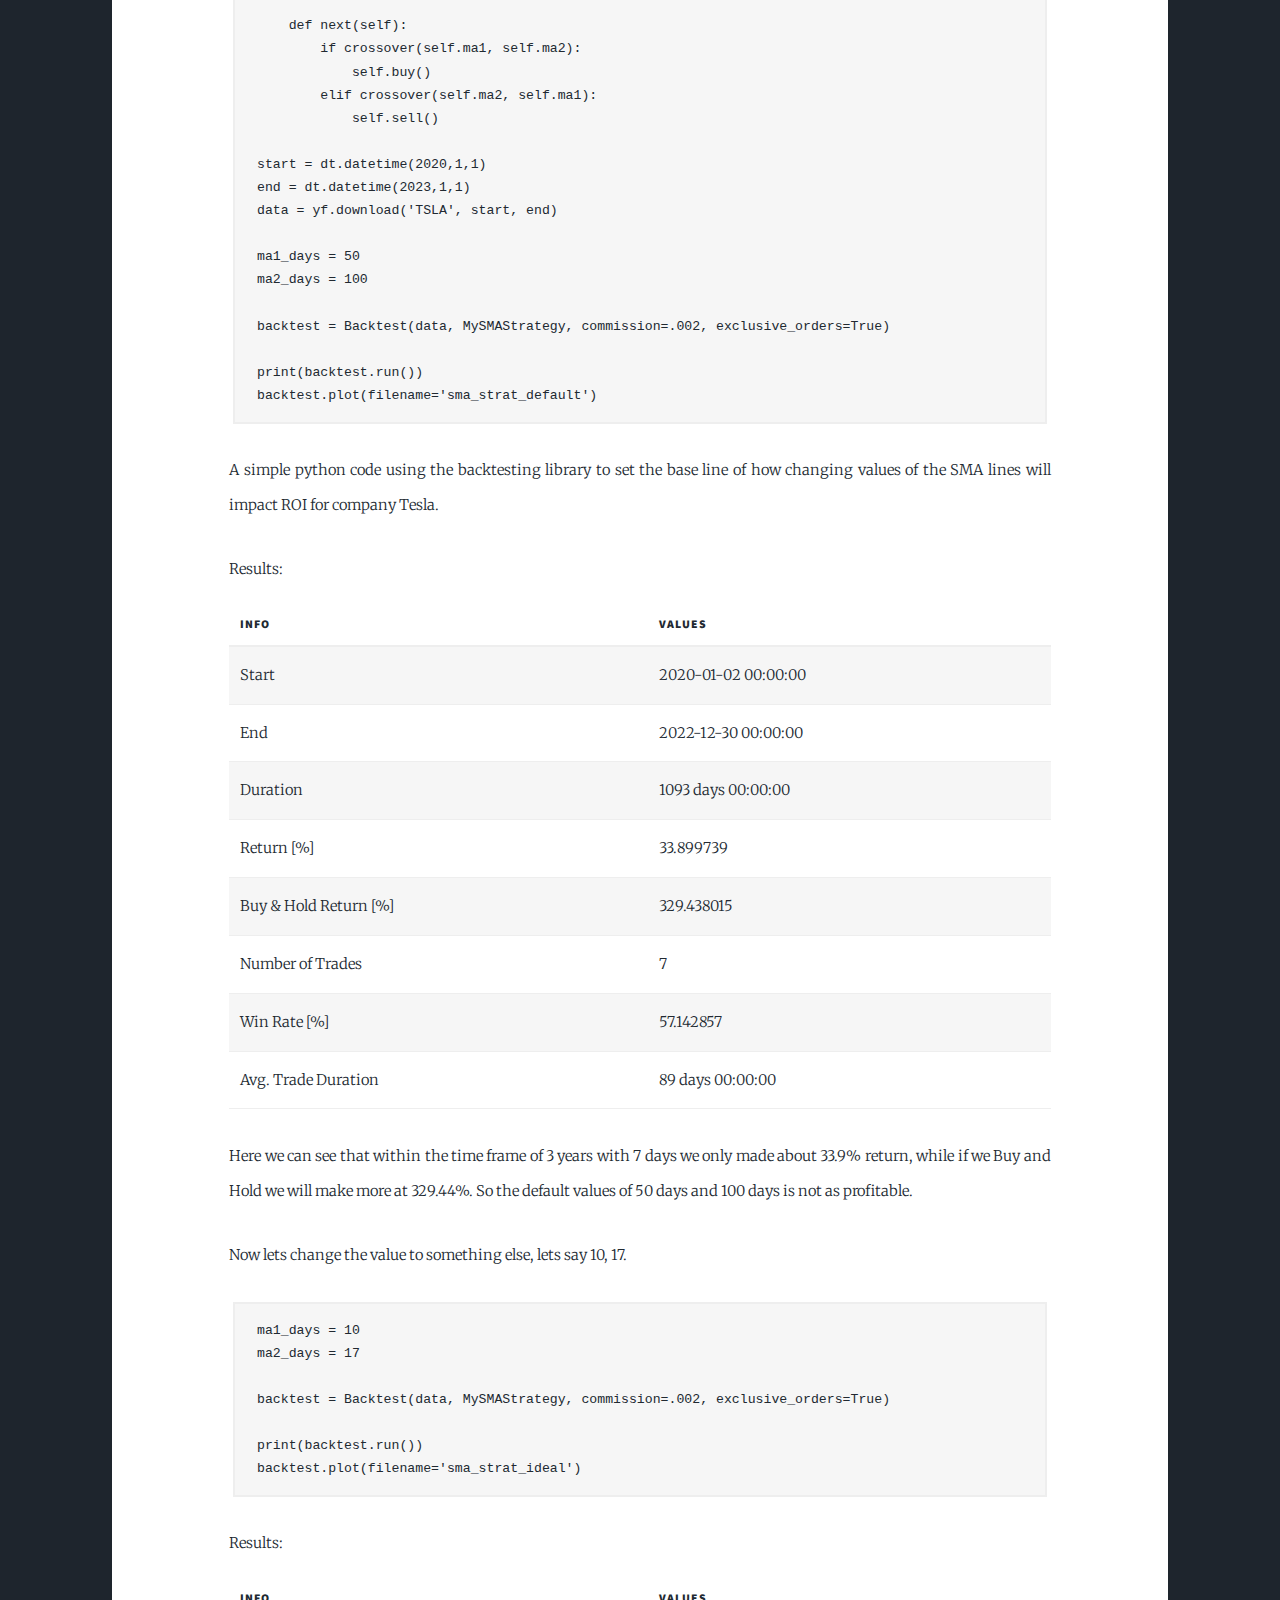
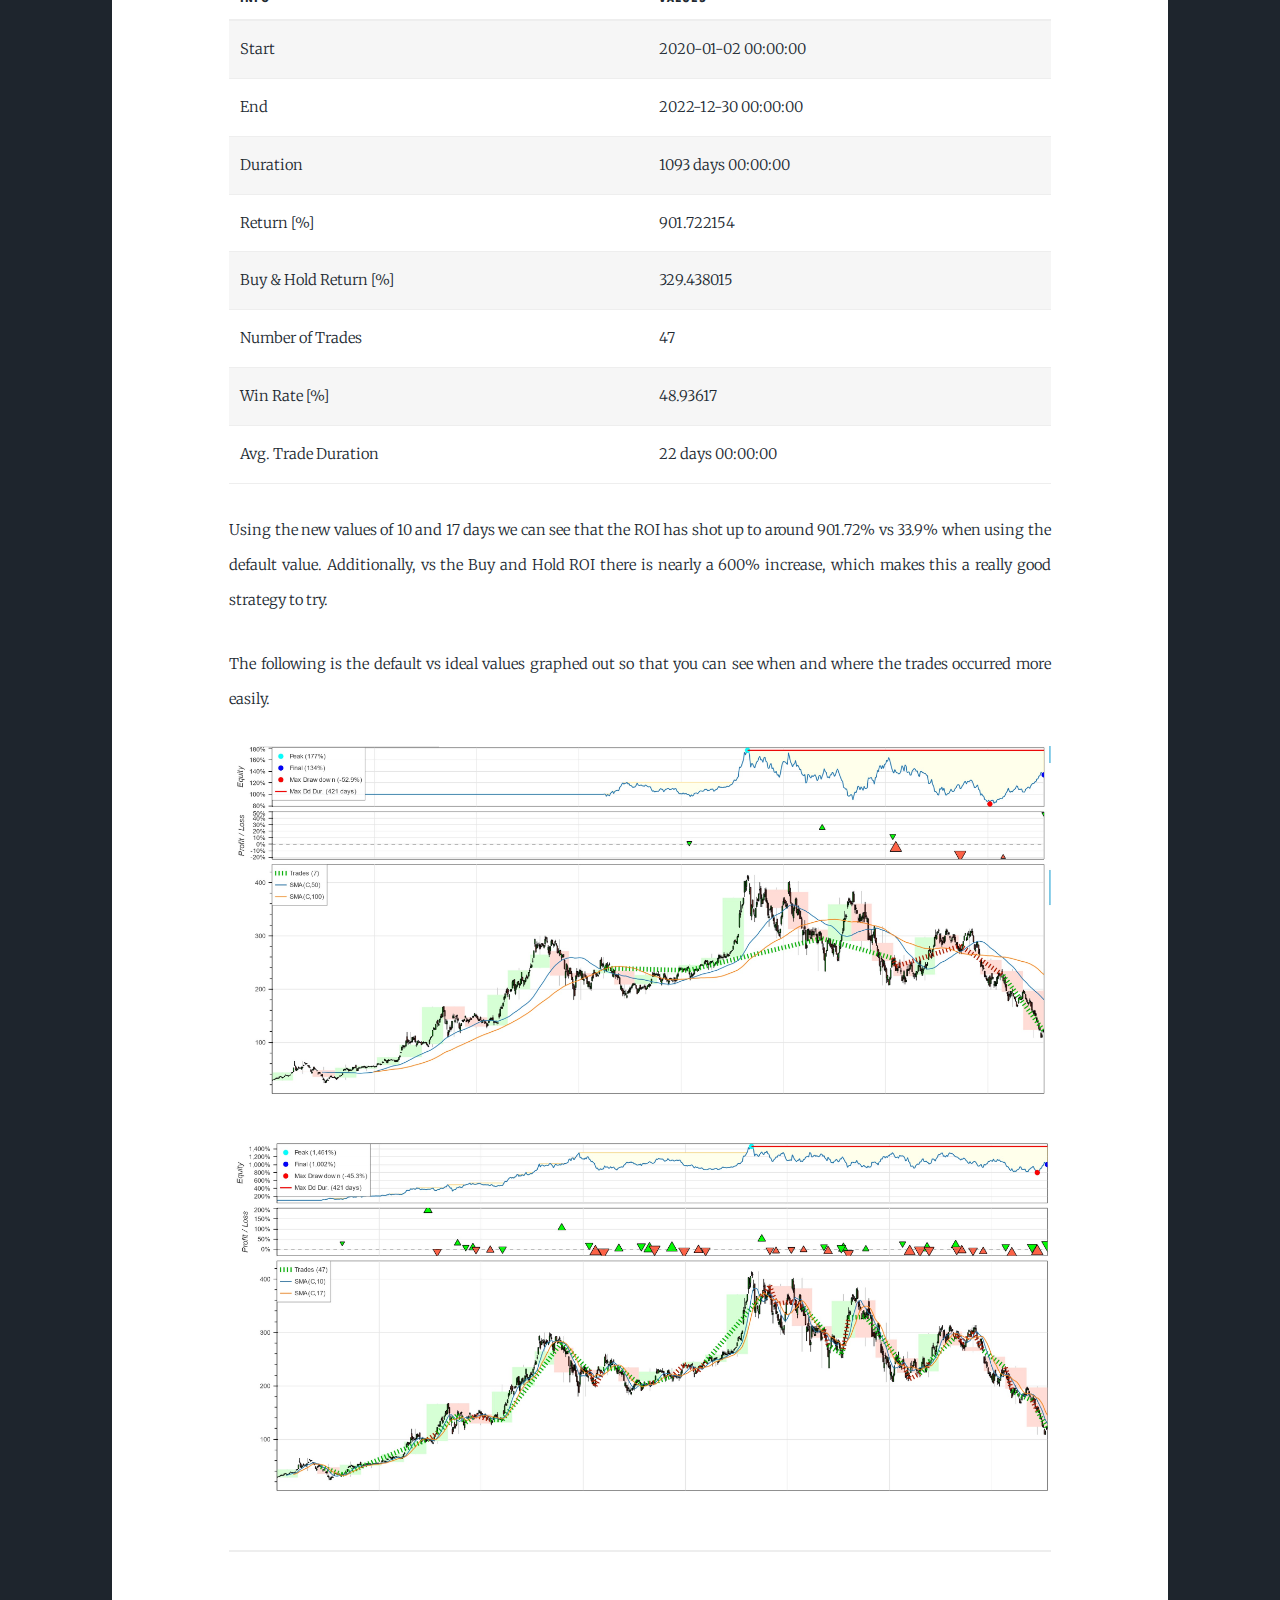
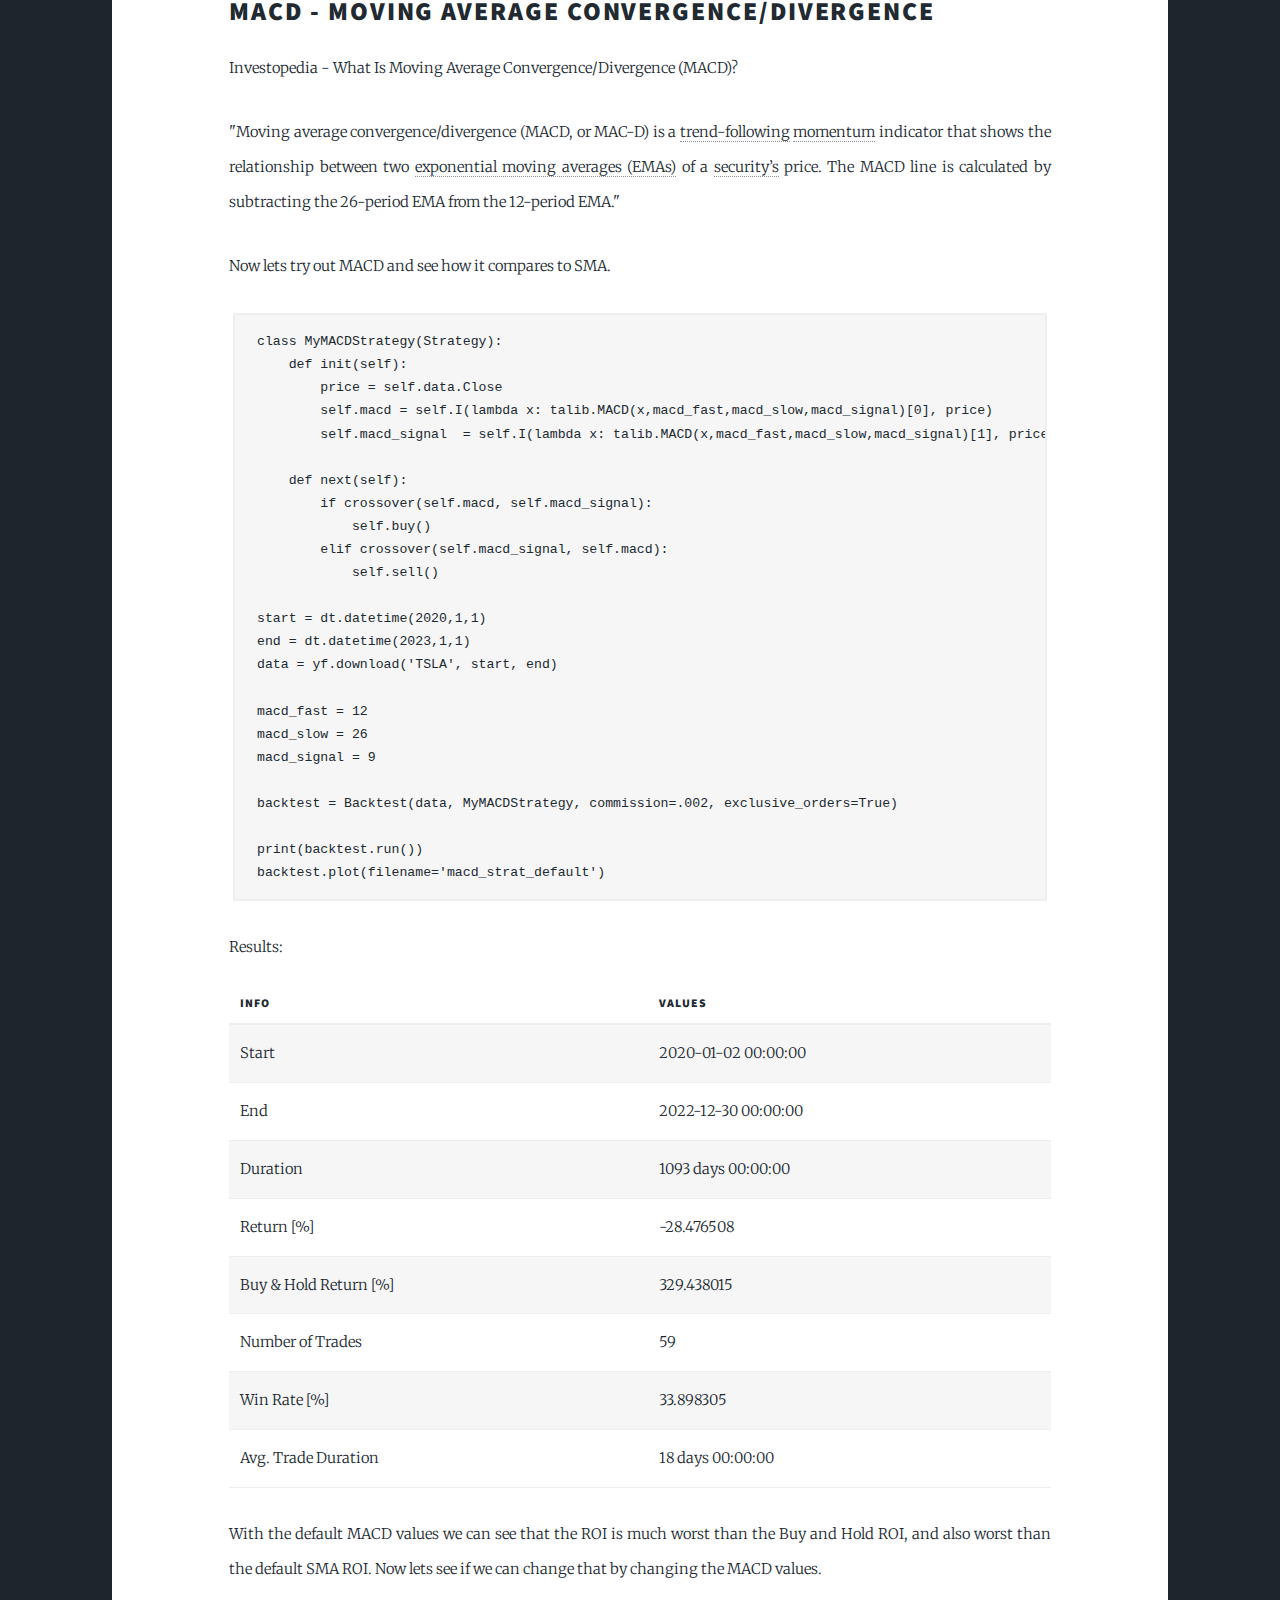
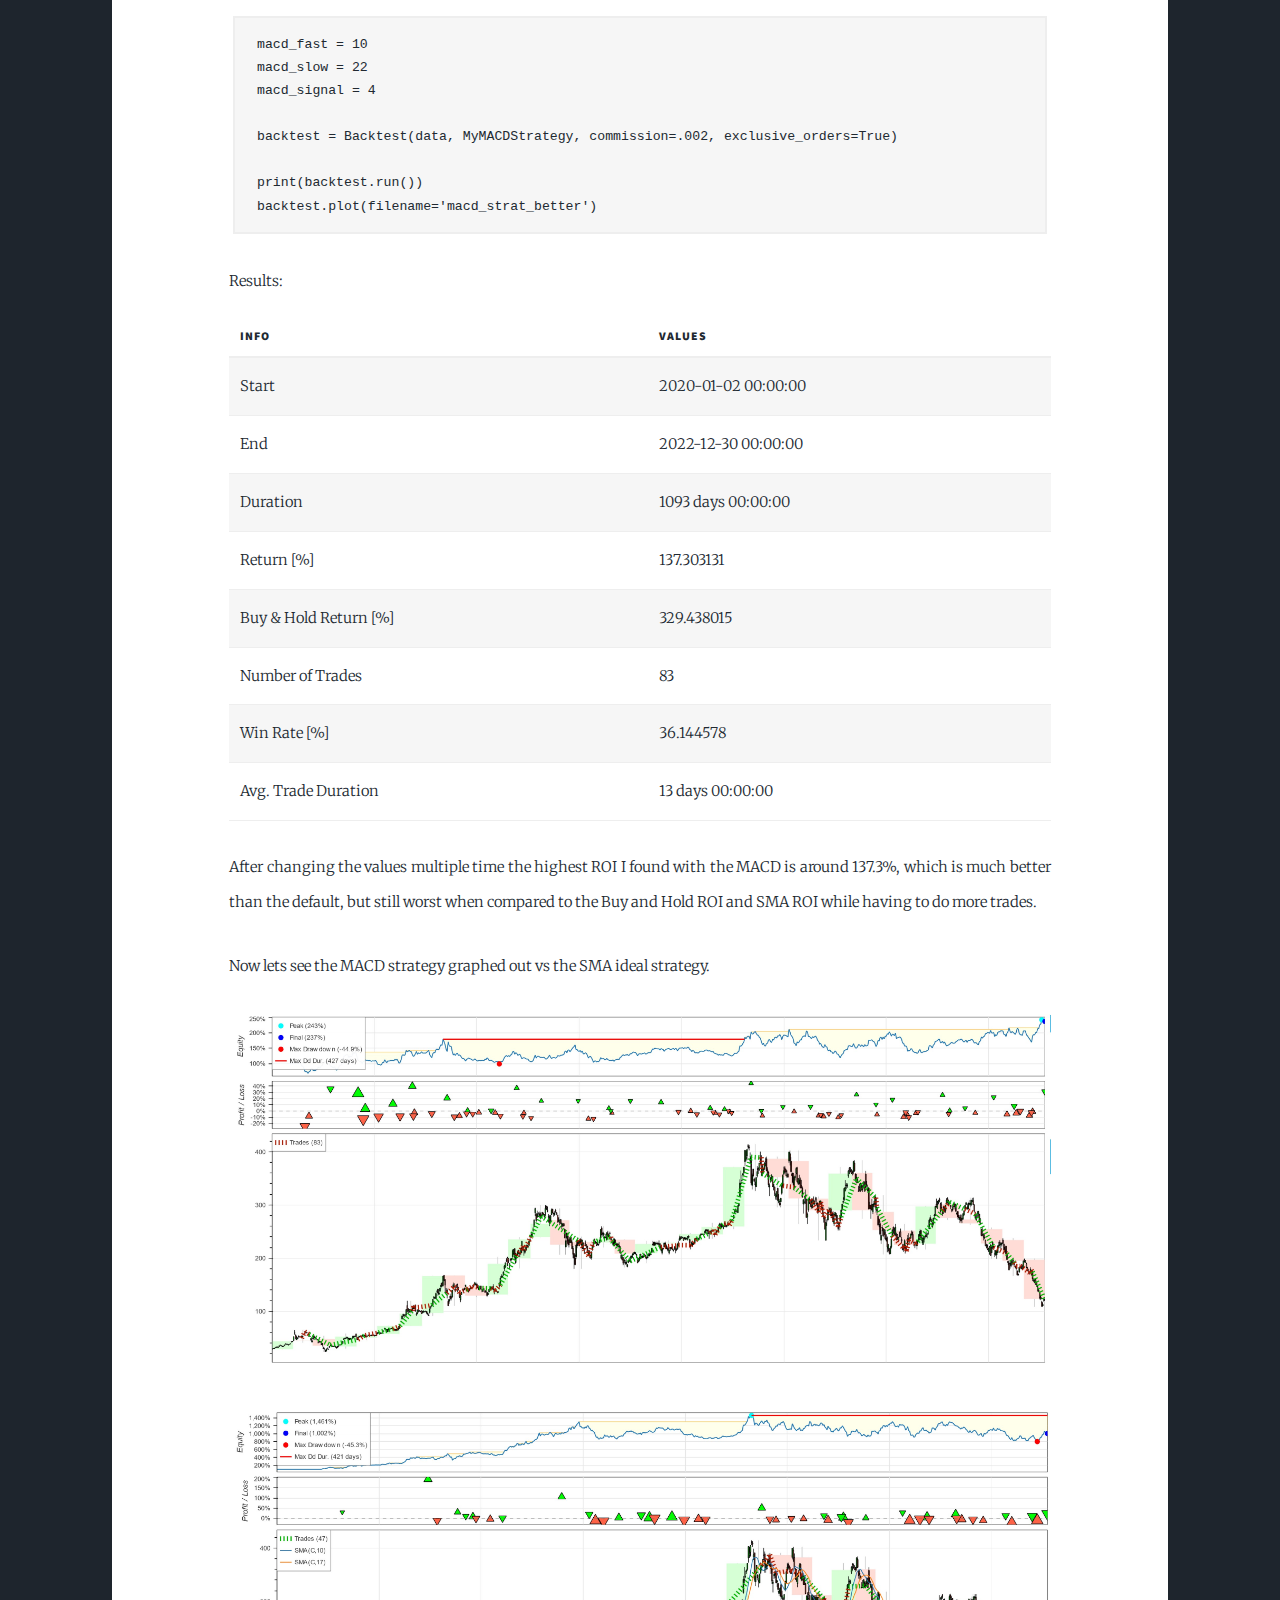
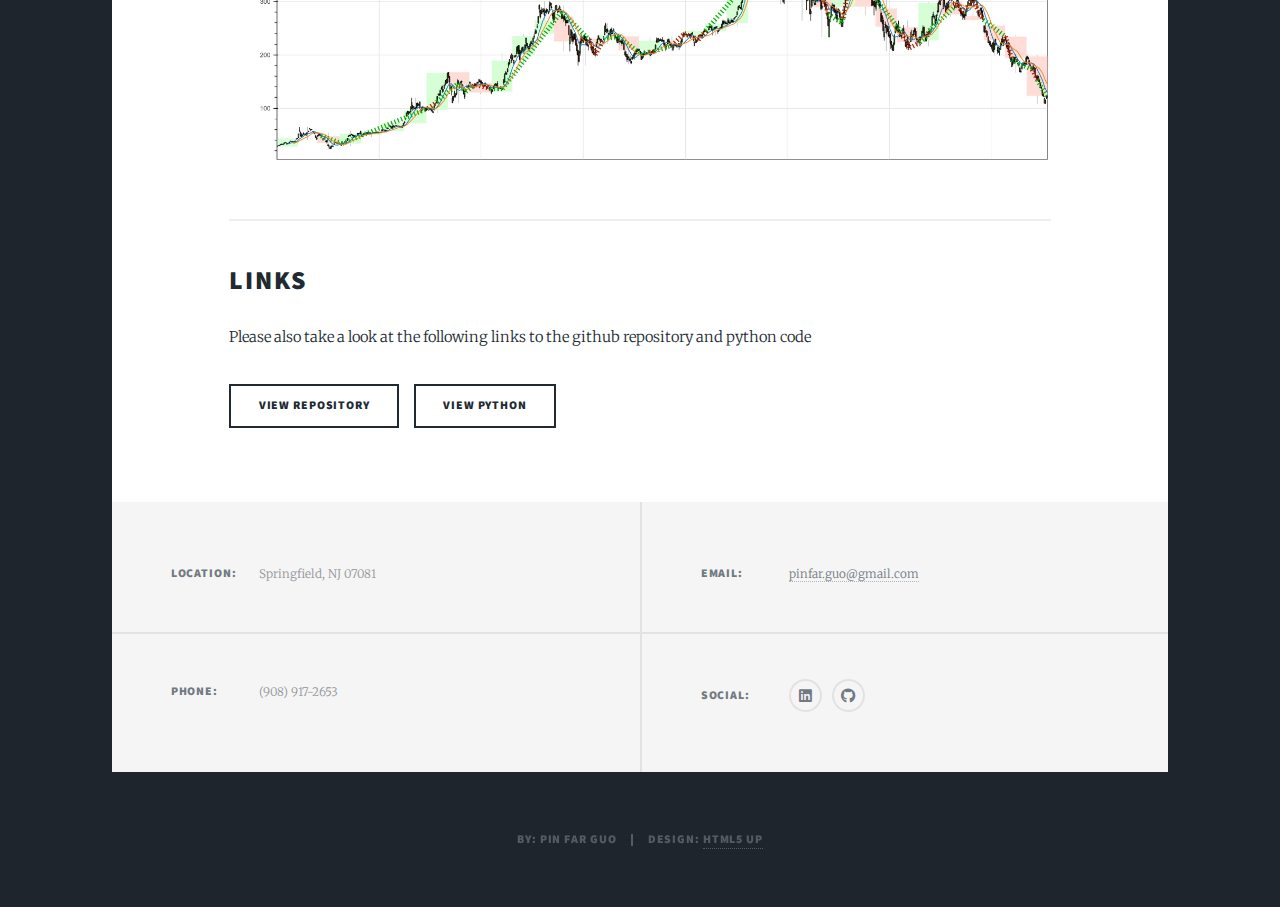
<file: personalInvestment.html>
<!DOCTYPE HTML>
<!--
	Massively by HTML5 UP
	html5up.net | @ajlkn
	Free for personal and commercial use under the CCA 3.0 license (html5up.net/license)
-->
<html>
	<head>
		<title>PFG - Personal Investment Project</title>
		<meta charset="utf-8" />
		<meta name="viewport" content="width=device-width, initial-scale=1, user-scalable=no" />
		<link rel="stylesheet" href="assets/css/main.css" />
		<noscript><link rel="stylesheet" href="assets/css/noscript.css" /></noscript>
	</head>
	<body class="is-preload">

		<!-- Wrapper -->
			<div id="wrapper">

				<!-- Header -->
					<header id="header">
						<span class="logo">Personal Investment Project</span>
					</header>

				<!-- Nav -->
					<nav id="nav">
						<ul class="links">
							<li><a href="index.html">Airbnb Thailand Project</a></li>
							<li><a href="movies.html">Movies Project</a></li>
							<li><a href="dataSalary.html">Data Salary Project</a></li>
							<li class="active"><a href="personalInvestment.html">Personal Investment Project</a></li>
							<li><a href="covid.html">COVID Project</a></li>
						</ul>
						<ul class="icons">
							<li><a href="https://www.linkedin.com/in/pin-far-guo/" target="_blank" rel="noopener noreferrer" class="icon brands alt fa-linkedin"><span class="label">LinkedIn</span></a></li>
							<li><a href="https://github.com/PinfarGuo" target="_blank" rel="noopener noreferrer" class="icon brands alt fa-github"><span class="label">GitHub</span></a></li>
						</ul>
					</nav>

				<!-- Main -->
					<div id="main">

						<!-- Featured Post - Personal Investment Project -->
						<article class="post featured">
							<img src="images/MACD_strat_default.jpg" alt="" width="100%"/>
						</article>

						<!-- Post -->
						<section class="post generic">
							<p>Objective: use Python with backtesting and talib library to back test strategies to confirm validity before putting strategy in use in stock market.
								Normally traders use popular indicators like SMA and MACD to help find stocks that are oversold to buy in and then wait until stocks are overbought to sell.</p>
							<h2>SMA - Simple Moving Average</h2>
							<p>Investopedia - How Are Simple Moving Averages Used in Technical Analysis?</p>
							<p>&quot;Traders use simple moving averages (SMAs) to chart the long-term trajectory of a stock or other security, while ignoring the <a href="https://www.investopedia.com/terms/n/noise.asp">noise</a> of day-to-day price movements. This allows traders to compare medium- and long-term trends over a larger time horizon. For example, if the 200-day SMA of a security falls below its 50-day SMA, this is usually interpreted as a bearish death cross pattern and a signal of further declines. The opposite pattern, the golden cross, indicates potential for a market rally.&quot;</p>
							<p>Popular values for SMA are 50 days, 100 days, and 200 days, but what happens if we change those values? Will it increase or decrease the ROI (return on investments)?</p>
							<pre><code class="language-python">class MySMAStrategy(Strategy): 
    def init(self):
        price = self.data.Close
        self.ma1 = self.I(SMA, price, ma1_days)
        self.ma2 = self.I(SMA, price, ma2_days)
        
    def next(self):
        if crossover(self.ma1, self.ma2):
            self.buy()
        elif crossover(self.ma2, self.ma1):
            self.sell()

start = dt.datetime(2020,1,1)
end = dt.datetime(2023,1,1)
data = yf.download('TSLA', start, end)

ma1_days = 50
ma2_days = 100

backtest = Backtest(data, MySMAStrategy, commission=.002, exclusive_orders=True)

print(backtest.run())
backtest.plot(filename='sma_strat_default')            
</code></pre>
							<p>A simple python code  using the backtesting library to set the base line of how changing values of the SMA lines will impact ROI for company Tesla.</p>
							<p>Results:</p>
							<table>
								<thead>
									<tr>
										<th>Info</th>
										<th>Values</th>
									</tr>
								</thead>
								<tbody>
									<tr>
										<td>Start</td>
										<td>2020-01-02 00:00:00</td>
									</tr>
									<tr>
										<td>End</td>
										<td>2022-12-30 00:00:00</td>
									</tr>
									<tr>
										<td>Duration</td>
										<td>1093 days 00:00:00</td>
									</tr>
									<tr>
										<td>Return [%]</td>
										<td>33.899739</td>
									</tr>
									<tr>
										<td>Buy &amp; Hold Return [%]</td>
										<td>329.438015</td>
									</tr>
									<tr>
										<td>Number of Trades</td>
										<td>7</td>
									</tr>
									<tr>
										<td>Win Rate [%]</td>
										<td>57.142857</td>
									</tr>
									<tr>
										<td>Avg. Trade Duration</td>
										<td>89 days 00:00:00</td>
									</tr>
								</tbody>
							</table>
							<p>Here we can see that within the time frame of 3 years with 7 days we only made about 33.9% return, while if we Buy and Hold we will make more at 329.44%. So the default values of 50 days and 100 days is not as profitable.</p>
							<p>Now lets change the value to something else, lets say 10, 17.</p>
							<pre><code class="language-python">ma1_days = 10
ma2_days = 17

backtest = Backtest(data, MySMAStrategy, commission=.002, exclusive_orders=True)

print(backtest.run())
backtest.plot(filename='sma_strat_ideal')
</code></pre>
							<p>Results:</p>
							<table>
								<thead>
									<tr>
										<th>Info</th>
										<th>Values</th>
									</tr>
								</thead>
								<tbody>
									<tr>
										<td>Start</td>
										<td>2020-01-02 00:00:00</td>
									</tr>
									<tr>
										<td>End</td>
										<td>2022-12-30 00:00:00</td>
									</tr>
									<tr>
										<td>Duration</td>
										<td>1093 days 00:00:00</td>
									</tr>
									<tr>
										<td>Return [%]</td>
										<td>901.722154</td>
									</tr>
									<tr>
										<td>Buy &amp; Hold Return [%]</td>
										<td>329.438015</td>
									</tr>
									<tr>
										<td>Number of Trades</td>
										<td>47</td>
									</tr>
									<tr>
										<td>Win Rate [%]</td>
										<td>48.93617</td>
									</tr>
									<tr>
										<td>Avg. Trade Duration</td>
										<td>22 days 00:00:00</td>
									</tr>
								</tbody>
							</table>
							<p>Using the new values of 10 and 17 days we can see that the ROI has shot up to around 901.72% vs 33.9% when using the default value. Additionally, vs the Buy and Hold ROI there is nearly a 600% increase, which makes this a really good strategy to try.</p>
							<p>The following is the default vs ideal values graphed out so that you can see when and where the trades occurred more easily.</p>
							<p><img src="images/sma_strat_default.jpg" alt="SMA Strategy Default" width="100%"></p>
							<p><img src="images/sma_strat_ideal.jpg" alt="SMA Strategy Ideal" width="100%"></p>

								<hr/>

								<h2>MACD - Moving average convergence/divergence</h2>
								<p>Investopedia -  What Is Moving Average Convergence/Divergence (MACD)?</p>
								<p>&quot;Moving average convergence/divergence (MACD, or MAC-D) is a <a href="https://www.investopedia.com/terms/t/trendtrading.asp">trend-following</a> <a href="https://www.investopedia.com/terms/m/momentum.asp">momentum</a> indicator that shows the relationship between two <a href="https://www.investopedia.com/terms/e/ema.asp">exponential moving averages (EMAs)</a> of a <a href="https://www.investopedia.com/terms/s/security.asp">security’s</a> price. The MACD line is calculated by subtracting the 26-period EMA from the 12-period EMA.&quot;</p>
								<p>Now lets try out MACD and see how it compares to SMA.</p>

								<pre><code class="language-python">class MyMACDStrategy(Strategy):
    def init(self):
        price = self.data.Close
        self.macd = self.I(lambda x: talib.MACD(x,macd_fast,macd_slow,macd_signal)[0], price)
        self.macd_signal  = self.I(lambda x: talib.MACD(x,macd_fast,macd_slow,macd_signal)[1], price)
        
    def next(self):
        if crossover(self.macd, self.macd_signal):
            self.buy()
        elif crossover(self.macd_signal, self.macd):
            self.sell()

start = dt.datetime(2020,1,1)
end = dt.datetime(2023,1,1)
data = yf.download('TSLA', start, end)

macd_fast = 12
macd_slow = 26
macd_signal = 9

backtest = Backtest(data, MyMACDStrategy, commission=.002, exclusive_orders=True)

print(backtest.run())
backtest.plot(filename='macd_strat_default')
</code></pre>

								<p>Results:</p>
								<table>
									<thead>
										<tr>
											<th>Info</th>
											<th>Values</th>
										</tr>
									</thead>
									<tbody>
										<tr>
											<td>Start</td>
											<td>2020-01-02 00:00:00</td>
										</tr>
										<tr>
											<td>End</td>
											<td>2022-12-30 00:00:00</td>
										</tr>
										<tr>
											<td>Duration</td>
											<td>1093 days 00:00:00</td>
										</tr>
										<tr>
											<td>Return [%]</td>
											<td>-28.476508</td>
										</tr>
										<tr>
											<td>Buy &amp; Hold Return [%]</td>
											<td>329.438015</td>
										</tr>
										<tr>
											<td>Number of Trades</td>
											<td>59</td>
										</tr>
										<tr>
											<td>Win Rate [%]</td>
											<td>33.898305</td>
										</tr>
										<tr>
											<td>Avg. Trade Duration</td>
											<td>18 days 00:00:00</td>
										</tr>
									</tbody>
								</table>

								<p>With the default MACD values we can see that the ROI is much worst than the Buy and Hold ROI, and also worst than the default SMA ROI.
									Now lets see if we can change that by changing the MACD values.</p>

									<pre><code class="language-python">macd_fast = 10
macd_slow = 22
macd_signal = 4

backtest = Backtest(data, MyMACDStrategy, commission=.002, exclusive_orders=True)

print(backtest.run())
backtest.plot(filename='macd_strat_better')
</code></pre>

								<p>Results:</p>
								<table>
									<thead>
										<tr>
											<th>Info</th>
											<th>Values</th>
										</tr>
									</thead>
									<tbody>
										<tr>
											<td>Start</td>
											<td>2020-01-02 00:00:00</td>
										</tr>
										<tr>
											<td>End</td>
											<td>2022-12-30 00:00:00</td>
										</tr>
										<tr>
											<td>Duration</td>
											<td>1093 days 00:00:00</td>
										</tr>
										<tr>
											<td>Return [%]</td>
											<td>137.303131</td>
										</tr>
										<tr>
											<td>Buy &amp; Hold Return [%]</td>
											<td>329.438015</td>
										</tr>
										<tr>
											<td>Number of Trades</td>
											<td>83</td>
										</tr>
										<tr>
											<td>Win Rate [%]</td>
											<td>36.144578</td>
										</tr>
										<tr>
											<td>Avg. Trade Duration</td>
											<td>13 days 00:00:00</td>
										</tr>
									</tbody>
								</table>

								<p>After changing the values multiple time the highest ROI I found with the MACD is around 137.3%, which is much better than the default, but still worst when compared to the Buy and Hold ROI and SMA ROI while having to do more trades.</p>
								<p>Now lets see the MACD strategy graphed out vs the SMA ideal strategy.</p>
								<p><img src="images/MACD_strat_better.jpg" alt="MACD Strategy Better" width="100%"></p>
								<p><img src="images/sma_strat_ideal.jpg" alt="SMA Strategy Ideal" width="100%"></p>
							
								<hr/>
							
							<h2>Links</h2>
							<p>Please also take a look at the following links to the github repository and python code</p>

							<ul class="actions">
								<li><a href="https://github.com/PinfarGuo/PersonalInvestment" target="_blank" rel="noopener noreferrer" class="button">View Repository</a></li>
								<li><a href="https://github.com/PinfarGuo/PersonalInvestment/blob/main/Backtesting_Trading_Strategies.ipynb" target="_blank" rel="noopener noreferrer" class="button">View Python</a></li>
							</ul>
						</section>	
					</div>

				<!-- Footer -->
				<footer id="footer">
					<section class="split contact">
						<section>
							<h3>Location:</h3>
							<p>Springfield, NJ 07081</p>
						</section>
						<section>
							<h3>Phone:</h3>
							<p>(908) 917-2653</p>
						</section>
					</section>
					<section class="split contact">
						<section>
							<h3>Email:</h3>
							<p><a href="#">pinfar.guo@gmail.com</a></p>
						</section>
						<section>
							<h3>Social:</h3>
							<ul class="icons alt">
								<li><a href="https://www.linkedin.com/in/pin-far-guo/" target="_blank" rel="noopener noreferrer" class="icon brands alt fa-linkedin"><span class="label">LinkedIn</span></a></li>
								<li><a href="https://github.com/PinfarGuo" target="_blank" rel="noopener noreferrer" class="icon brands alt fa-github"><span class="label">GitHub</span></a></li>
							</ul>
						</section>
					</section>
				</footer>

			<!-- Copyright -->
				<div id="copyright">
					<ul><li>By: Pin Far Guo</li><li>Design: <a href="https://html5up.net">HTML5 UP</a></li></ul>
				</div>
			</div>

		<!-- Scripts -->
			<script src="assets/js/jquery.min.js"></script>
			<script src="assets/js/jquery.scrollex.min.js"></script>
			<script src="assets/js/jquery.scrolly.min.js"></script>
			<script src="assets/js/browser.min.js"></script>
			<script src="assets/js/breakpoints.min.js"></script>
			<script src="assets/js/util.js"></script>
			<script src="assets/js/main.js"></script>

	</body>
</html>
</file>
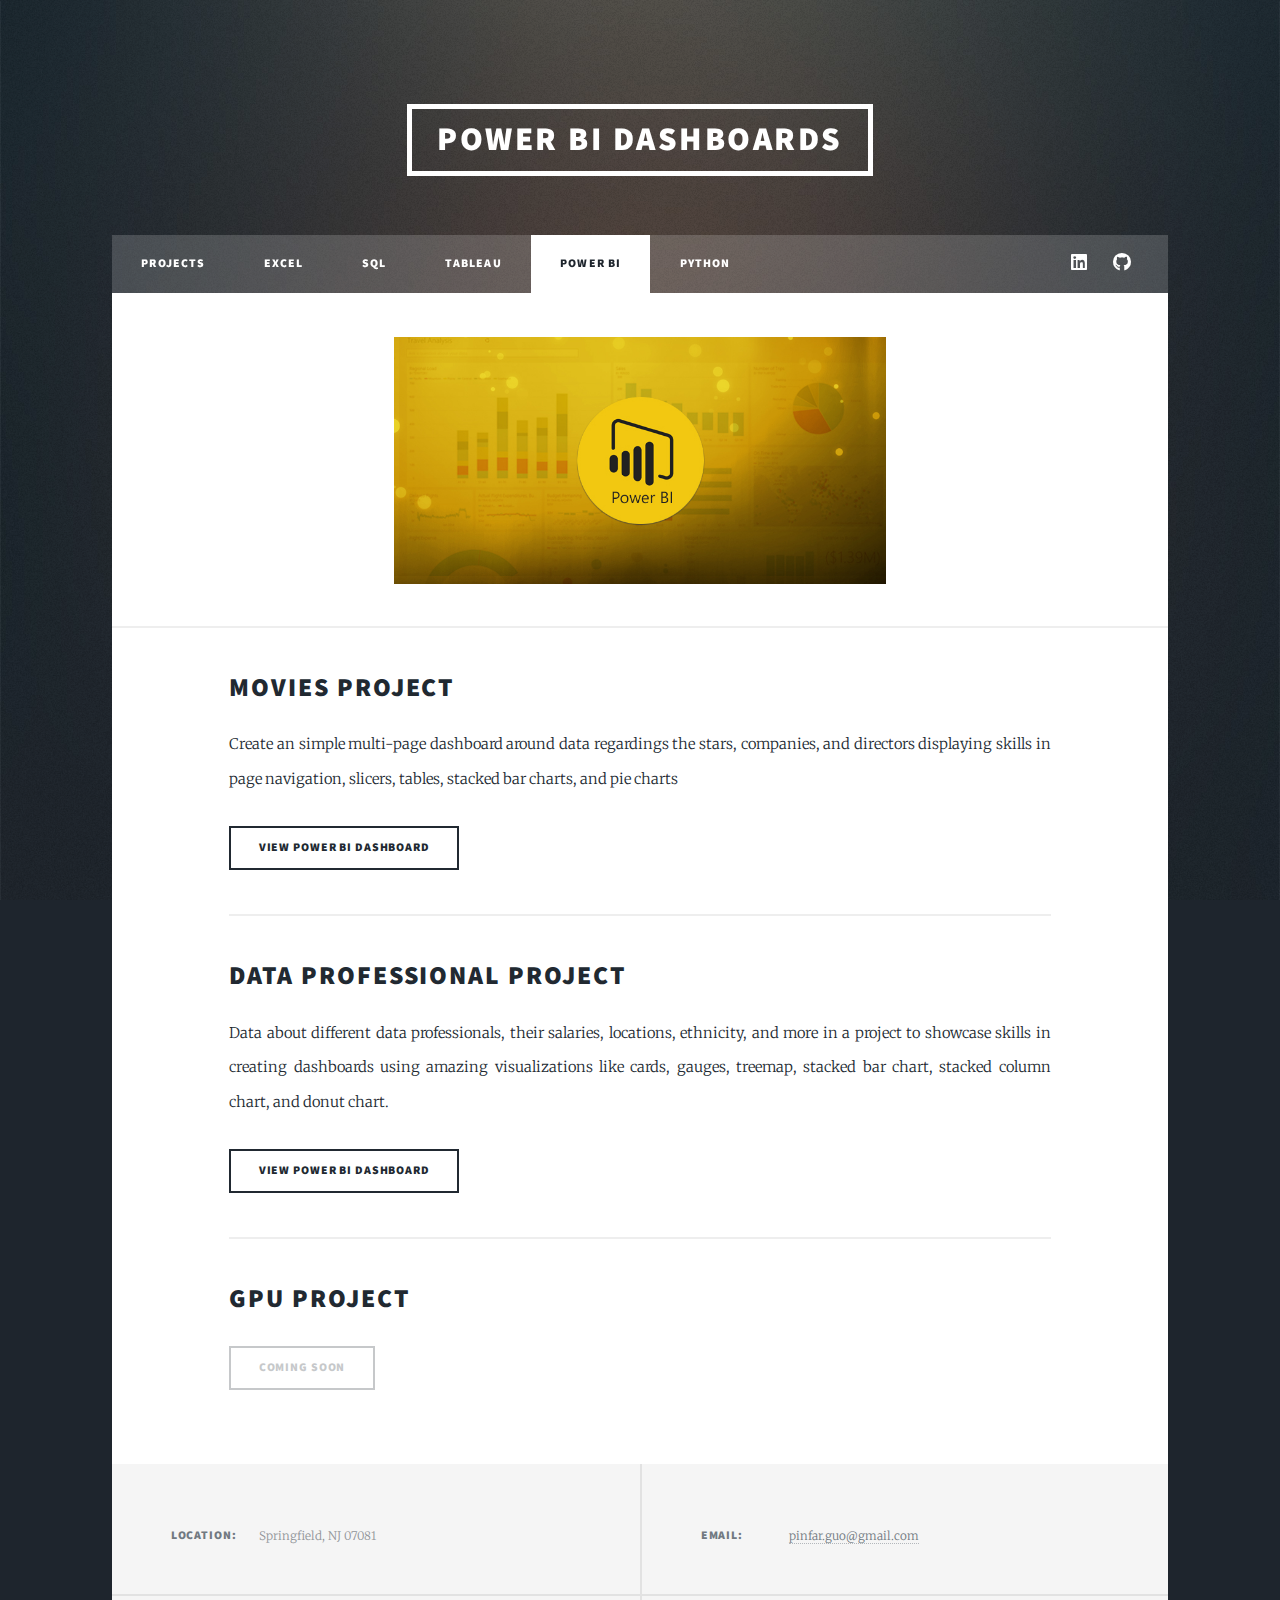
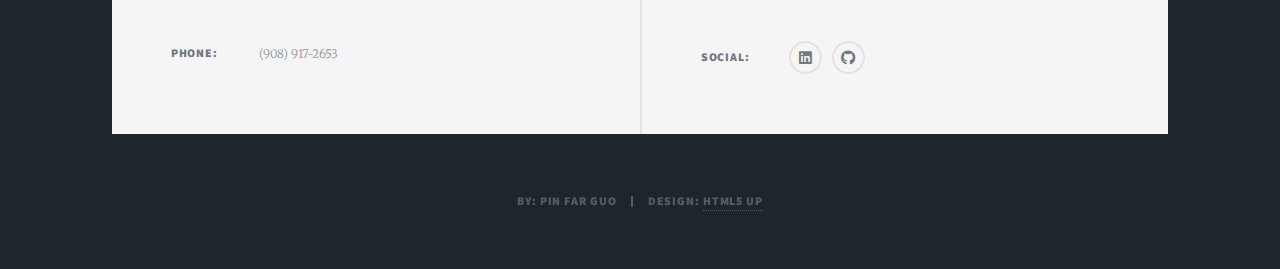
<file: powerbi.html>
<!DOCTYPE HTML>
<!--
	Massively by HTML5 UP
	html5up.net | @ajlkn
	Free for personal and commercial use under the CCA 3.0 license (html5up.net/license)
-->
<html>
	<head>
		<title>PFG - Power BI</title>
		<meta charset="utf-8" />
		<meta name="viewport" content="width=device-width, initial-scale=1, user-scalable=no" />
		<link rel="stylesheet" href="assets/css/main.css" />
		<noscript><link rel="stylesheet" href="assets/css/noscript.css" /></noscript>
	</head>
	<body class="is-preload">

		<!-- Wrapper -->
			<div id="wrapper">

				<!-- Header -->
					<header id="header">
						<span class="logo">Power BI Dashboards</span>
					</header>

				<!-- Nav -->
					<nav id="nav">
						<ul class="links">
							<li><a href="index.html">Projects</a></li>
							<li><a href="excel.html">Excel</a></li>
							<li><a href="sql.html">SQL</a></li>
							<li><a href="tableau.html">Tableau</a></li>
							<li class="active"><a href="powerbi.html">Power BI</a></li>
							<li><a href="python.html">Python</a></li>
						</ul>
						<ul class="icons">
							<li><a href="https://www.linkedin.com/in/pin-far-guo/" target="_blank" rel="noopener noreferrer" class="icon brands alt fa-linkedin"><span class="label">LinkedIn</span></a></li>
							<li><a href="https://github.com/PinfarGuo" target="_blank" rel="noopener noreferrer" class="icon brands alt fa-github"><span class="label">GitHub</span></a></li>
						</ul>
					</nav>

				<!-- Main -->
					<div id="main">
						
						<!-- Post -->
						<section class="post featured generic">
							<img src="images/powerbi03.jpg" alt="" width="60%"/>
						</section>

						<!-- Post -->
						<section class="post generic">
							<h2 id="Movies">Movies Project</h2>
							<p>Create an simple multi-page dashboard around data regardings the stars, companies, and directors displaying skills in page navigation, slicers, tables, stacked bar charts, and pie charts</p>
							<ul class="actions">
								<li><a href="https://github.com/PinfarGuo/MovieProject#sql-and-power-bi" target="_blank" rel="noopener noreferrer" class="button">View Power BI Dashboard</a></li>
							</ul>

							<hr />

							<h2 id="DataPro">Data Professional Project</h2>
							<p>Data about different data professionals, their salaries, locations, ethnicity, and more in a project to showcase skills in creating dashboards using amazing visualizations like cards, gauges, treemap, stacked bar chart, stacked column chart, and donut chart.
							</p>
							<ul class="actions">
								<li><a href="https://github.com/PinfarGuo/DataProfessionalSurveyBreakdown#power-bi" target="_blank" rel="noopener noreferrer" class="button">View Power BI Dashboard</a></li>
							</ul>

							<hr />

							<h2>GPU Project</h2>
							<p></p>
							<ul class="actions">
								<li><span class="button disabled">Coming Soon</span></li>
							</ul>


						</section>	

					</div>

				<!-- Footer -->
				<footer id="footer">
					<section class="split contact">
						<section>
							<h3>Location:</h3>
							<p>Springfield, NJ 07081</p>
						</section>
						<section>
							<h3>Phone:</h3>
							<p>(908) 917-2653</p>
						</section>
					</section>
					<section class="split contact">
						<section>
							<h3>Email:</h3>
							<p><a href="#">pinfar.guo@gmail.com</a></p>
						</section>
						<section>
							<h3>Social:</h3>
							<ul class="icons alt">
								<li><a href="https://www.linkedin.com/in/pin-far-guo/" target="_blank" rel="noopener noreferrer" class="icon brands alt fa-linkedin"><span class="label">LinkedIn</span></a></li>
								<li><a href="https://github.com/PinfarGuo" target="_blank" rel="noopener noreferrer" class="icon brands alt fa-github"><span class="label">GitHub</span></a></li>
							</ul>
						</section>
					</section>
				</footer>

			<!-- Copyright -->
				<div id="copyright">
					<ul><li>By: Pin Far Guo</li><li>Design: <a href="https://html5up.net">HTML5 UP</a></li></ul>
				</div>
			</div>

		<!-- Scripts -->
			<script src="assets/js/jquery.min.js"></script>
			<script src="assets/js/jquery.scrollex.min.js"></script>
			<script src="assets/js/jquery.scrolly.min.js"></script>
			<script src="assets/js/browser.min.js"></script>
			<script src="assets/js/breakpoints.min.js"></script>
			<script src="assets/js/util.js"></script>
			<script src="assets/js/main.js"></script>

	</body>
</html>
</file>
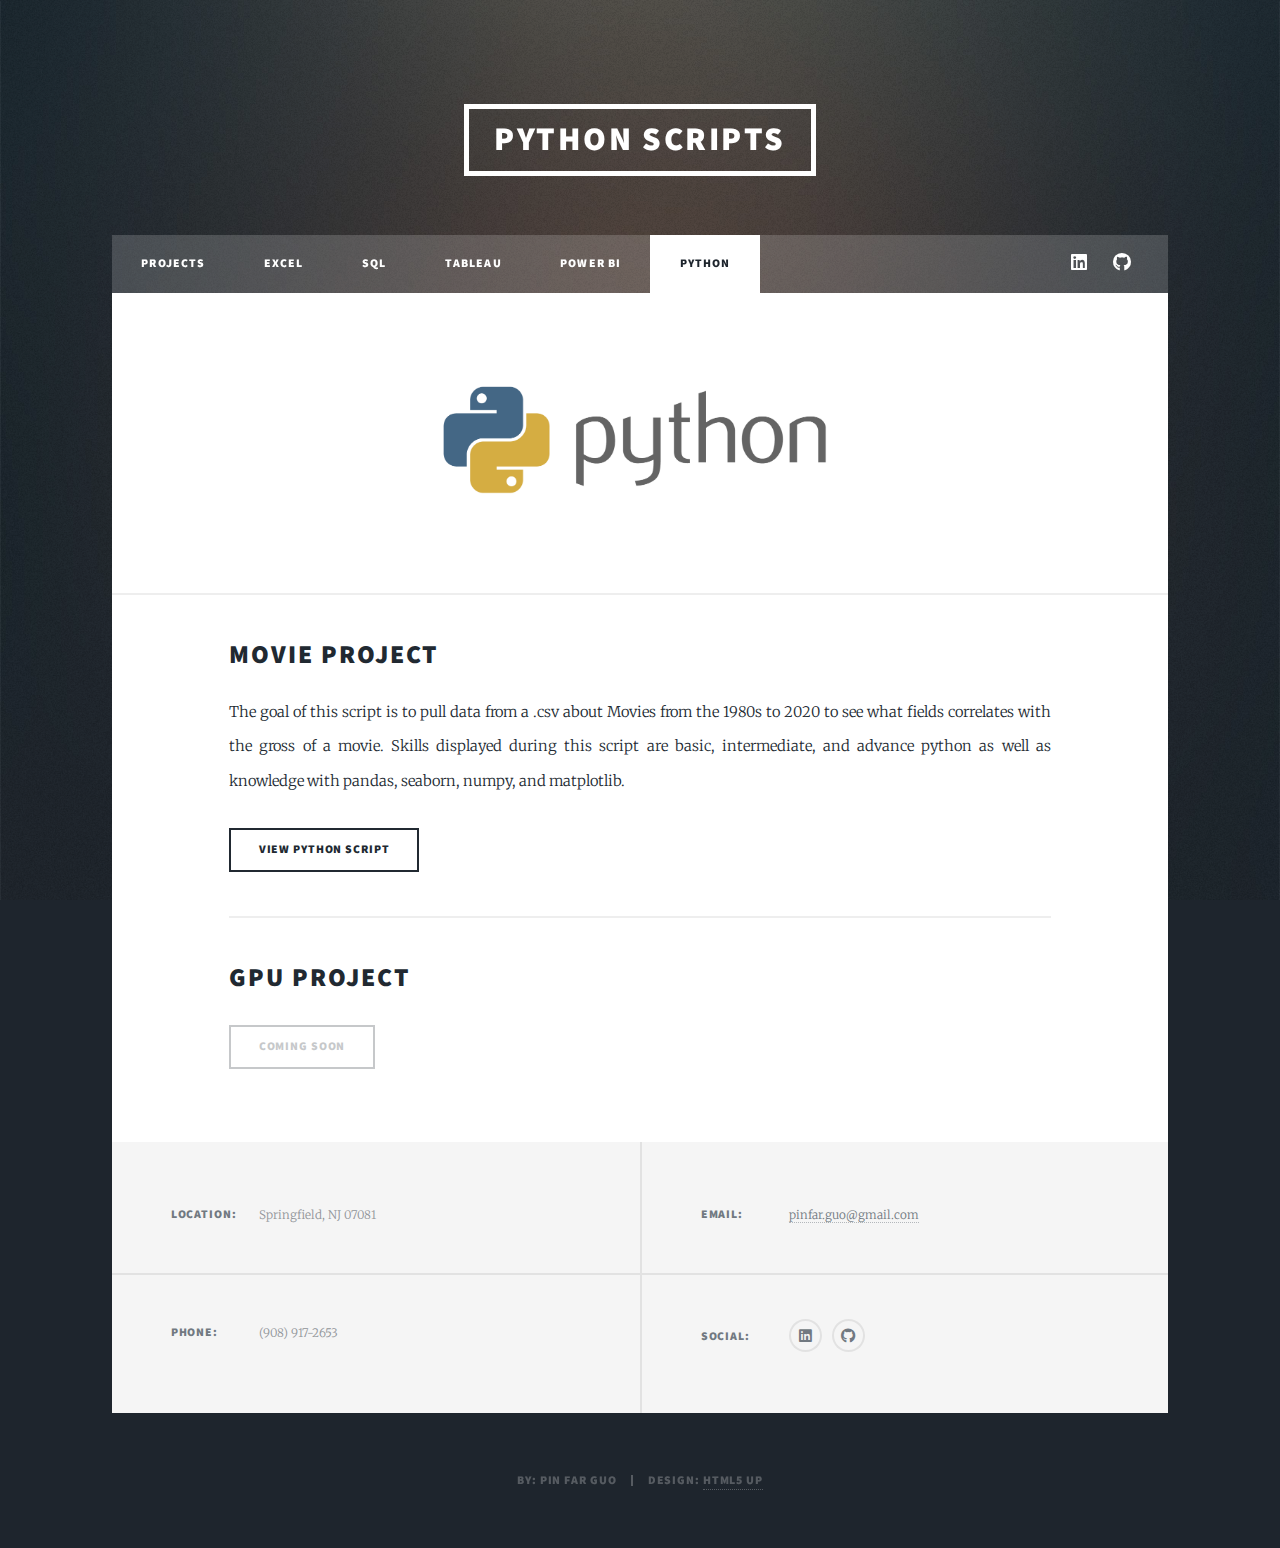
<file: python.html>
<!DOCTYPE HTML>
<!--
	Massively by HTML5 UP
	html5up.net | @ajlkn
	Free for personal and commercial use under the CCA 3.0 license (html5up.net/license)
-->
<html>
	<head>
		<title>PFG - Python</title>
		<meta charset="utf-8" />
		<meta name="viewport" content="width=device-width, initial-scale=1, user-scalable=no" />
		<link rel="stylesheet" href="assets/css/main.css" />
		<noscript><link rel="stylesheet" href="assets/css/noscript.css" /></noscript>
	</head>
	<body class="is-preload">

		<!-- Wrapper -->
			<div id="wrapper">

				<!-- Header -->
					<header id="header">
						<span class="logo">Python Scripts</span>
					</header>

				<!-- Nav -->
					<nav id="nav">
						<ul class="links">
							<li><a href="index.html">Projects</a></li>
							<li><a href="excel.html">Excel</a></li>
							<li><a href="sql.html">SQL</a></li>
							<li><a href="tableau.html">Tableau</a></li>
							<li><a href="powerbi.html">Power BI</a></li>
							<li class="active"><a href="python.html">Python</a></li>
						</ul>
						<ul class="icons">
							<li><a href="https://www.linkedin.com/in/pin-far-guo/" target="_blank" rel="noopener noreferrer" class="icon brands alt fa-linkedin"><span class="label">LinkedIn</span></a></li>
							<li><a href="https://github.com/PinfarGuo" target="_blank" rel="noopener noreferrer" class="icon brands alt fa-github"><span class="label">GitHub</span></a></li>
						</ul>
					</nav>

				<!-- Main -->
					<div id="main">

						<!-- Post -->
						<section class="post featured generic">
							<img src="images/python.jpg" alt="" width="60%"/>
						</section>

						<!-- Post -->
						<section class="post generic">
							<h2 id="Movies">Movie Project</h2>
							<p>The goal of this script is to pull data from a .csv about Movies from the 1980s to 2020 to see what fields correlates with the gross of a movie. Skills displayed during this script are basic, intermediate, and advance python as well as knowledge with pandas, seaborn, numpy, and matplotlib. </p>
							<p></p>
							<ul class="actions">
								<li><a href="https://github.com/PinfarGuo/MovieProject/blob/main/MovieCorrelations.ipynb" target="_blank" rel="noopener noreferrer" class="button">View Python Script</a></li>
							</ul>

							<hr />

							<h2>GPU Project</h2>
							<p></p>
							<ul class="actions">
								<li><span class="button disabled">Coming Soon</span></li>
							</ul>
						</section>	

					</div>

				<!-- Footer -->
				<footer id="footer">
					<section class="split contact">
						<section>
							<h3>Location:</h3>
							<p>Springfield, NJ 07081</p>
						</section>
						<section>
							<h3>Phone:</h3>
							<p>(908) 917-2653</p>
						</section>
					</section>
					<section class="split contact">
						<section>
							<h3>Email:</h3>
							<p><a href="#">pinfar.guo@gmail.com</a></p>
						</section>
						<section>
							<h3>Social:</h3>
							<ul class="icons alt">
								<li><a href="https://www.linkedin.com/in/pin-far-guo/" target="_blank" rel="noopener noreferrer" class="icon brands alt fa-linkedin"><span class="label">LinkedIn</span></a></li>
								<li><a href="https://github.com/PinfarGuo" target="_blank" rel="noopener noreferrer" class="icon brands alt fa-github"><span class="label">GitHub</span></a></li>
							</ul>
						</section>
					</section>
				</footer>

			<!-- Copyright -->
				<div id="copyright">
					<ul><li>By: Pin Far Guo</li><li>Design: <a href="https://html5up.net">HTML5 UP</a></li></ul>
				</div>
			</div>

		<!-- Scripts -->
			<script src="assets/js/jquery.min.js"></script>
			<script src="assets/js/jquery.scrollex.min.js"></script>
			<script src="assets/js/jquery.scrolly.min.js"></script>
			<script src="assets/js/browser.min.js"></script>
			<script src="assets/js/breakpoints.min.js"></script>
			<script src="assets/js/util.js"></script>
			<script src="assets/js/main.js"></script>

	</body>
</html>
</file>
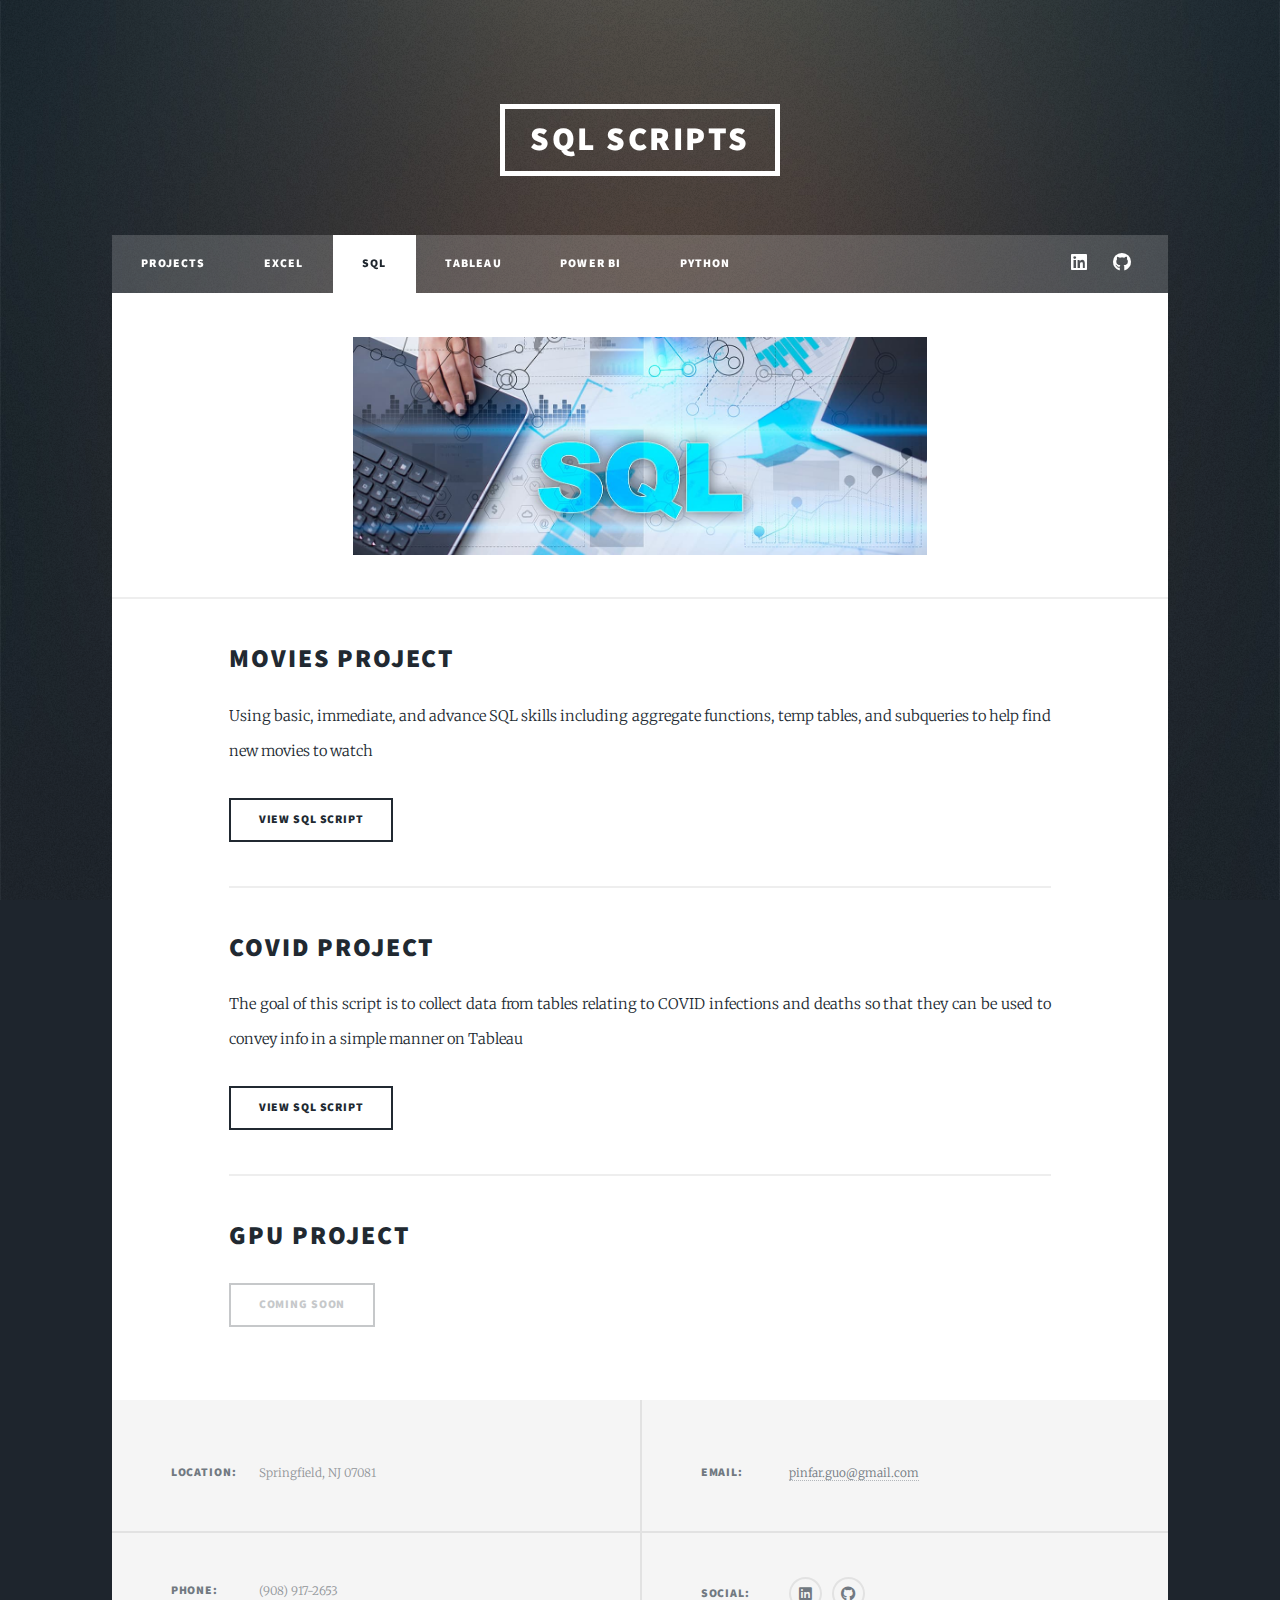
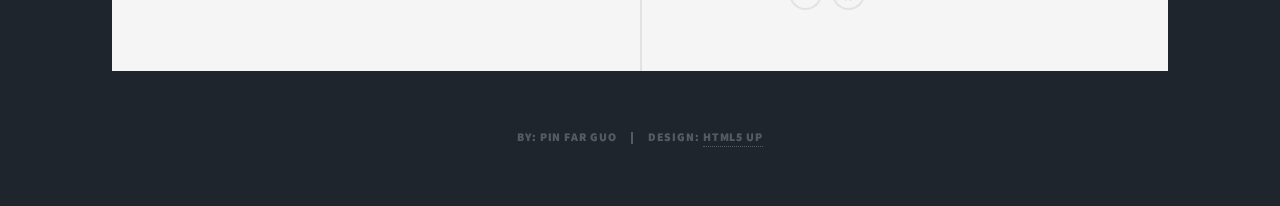
<file: sql.html>
<!DOCTYPE HTML>
<!--
	Massively by HTML5 UP
	html5up.net | @ajlkn
	Free for personal and commercial use under the CCA 3.0 license (html5up.net/license)
-->
<html>
	<head>
		<title>PFG - SQL</title>
		<meta charset="utf-8" />
		<meta name="viewport" content="width=device-width, initial-scale=1, user-scalable=no" />
		<link rel="stylesheet" href="assets/css/main.css" />
		<noscript><link rel="stylesheet" href="assets/css/noscript.css" /></noscript>
	</head>
	<body class="is-preload">

		<!-- Wrapper -->
			<div id="wrapper">

				<!-- Header -->
					<header id="header">
						<span class="logo">SQL Scripts</span>
					</header>

				<!-- Nav -->
					<nav id="nav">
						<ul class="links">
							<li><a href="index.html">Projects</a></li>
							<li><a href="excel.html">Excel</a></li>
							<li class="active"><a href="sql.html">SQL</a></li>
							<li><a href="tableau.html">Tableau</a></li>
							<li><a href="powerbi.html">Power BI</a></li>
							<li><a href="python.html">Python</a></li>
						</ul>
						<ul class="icons">
							<li><a href="https://www.linkedin.com/in/pin-far-guo/" target="_blank" rel="noopener noreferrer" class="icon brands alt fa-linkedin"><span class="label">LinkedIn</span></a></li>
							<li><a href="https://github.com/PinfarGuo" target="_blank" rel="noopener noreferrer" class="icon brands alt fa-github"><span class="label">GitHub</span></a></li>
						</ul>
					</nav>

				<!-- Main -->
					<div id="main">

						<!-- Post -->
						<section class="post featured generic">
							<img src="images/SQL3.jpg" alt="" width="70%"/>
						</section>

						<!-- Post -->
						<section class="post generic">
							<h2 id="Movies">Movies Project</h2>
							<p>Using basic, immediate, and advance SQL skills including aggregate functions, temp tables, and subqueries to help find new movies to watch</p>
							<p></p>
							<ul class="actions">
								<li><a href="https://github.com/PinfarGuo/MovieProject/blob/main/Movies.sql" target="_blank" rel="noopener noreferrer" class="button">View SQL Script</a></li>
							</ul>

							<hr />
														
							<h2 id="Covid">Covid Project</h2>
							<p>The goal of this script is to collect data from tables relating to COVID infections and deaths so that they can be used to convey info in a simple manner on Tableau
							</p>
							<p></p>
							<ul class="actions">
								<li><a href="https://github.com/PinfarGuo/CovidProject/blob/main/CovidPortfolioProjectSql.sql" target="_blank" rel="noopener noreferrer" class="button">View SQL Script</a></li>
							</ul>

							<hr />

							<h2>GPU Project</h2>
							<p></p>
							<ul class="actions">
								<li><span class="button disabled">Coming Soon</span></li>
							</ul>


						</section>	

					</div>

				<!-- Footer -->
				<footer id="footer">
					<section class="split contact">
						<section>
							<h3>Location:</h3>
							<p>Springfield, NJ 07081</p>
						</section>
						<section>
							<h3>Phone:</h3>
							<p>(908) 917-2653</p>
						</section>
					</section>
					<section class="split contact">
						<section>
							<h3>Email:</h3>
							<p><a href="#">pinfar.guo@gmail.com</a></p>
						</section>
						<section>
							<h3>Social:</h3>
							<ul class="icons alt">
								<li><a href="https://www.linkedin.com/in/pin-far-guo/" target="_blank" rel="noopener noreferrer" class="icon brands alt fa-linkedin"><span class="label">LinkedIn</span></a></li>
								<li><a href="https://github.com/PinfarGuo" target="_blank" rel="noopener noreferrer" class="icon brands alt fa-github"><span class="label">GitHub</span></a></li>
							</ul>
						</section>
					</section>
				</footer>

			<!-- Copyright -->
				<div id="copyright">
					<ul><li>By: Pin Far Guo</li><li>Design: <a href="https://html5up.net">HTML5 UP</a></li></ul>
				</div>
			</div>

		<!-- Scripts -->
			<script src="assets/js/jquery.min.js"></script>
			<script src="assets/js/jquery.scrollex.min.js"></script>
			<script src="assets/js/jquery.scrolly.min.js"></script>
			<script src="assets/js/browser.min.js"></script>
			<script src="assets/js/breakpoints.min.js"></script>
			<script src="assets/js/util.js"></script>
			<script src="assets/js/main.js"></script>

	</body>
</html>
</file>
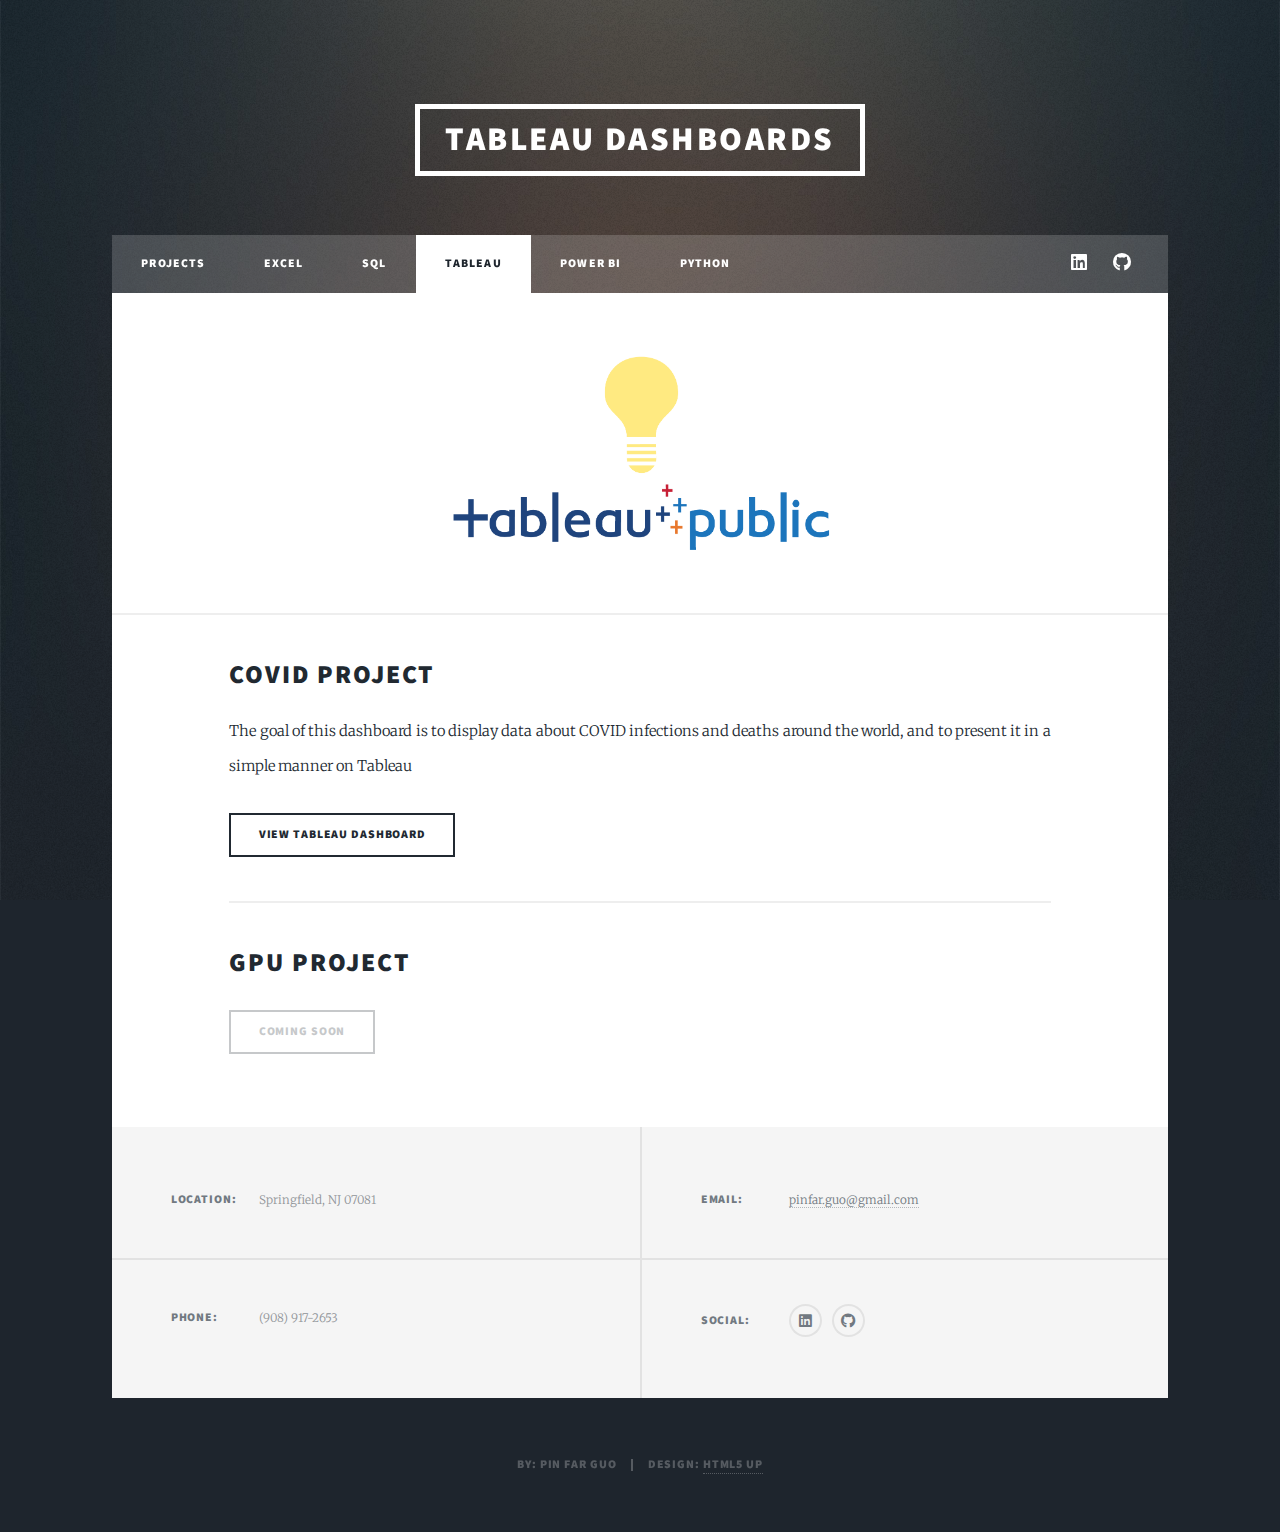
<file: tableau.html>
<!DOCTYPE HTML>
<!--
	Massively by HTML5 UP
	html5up.net | @ajlkn
	Free for personal and commercial use under the CCA 3.0 license (html5up.net/license)
-->
<html>
	<head>
		<title>PFG - Tableau</title>
		<meta charset="utf-8" />
		<meta name="viewport" content="width=device-width, initial-scale=1, user-scalable=no" />
		<link rel="stylesheet" href="assets/css/main.css" />
		<noscript><link rel="stylesheet" href="assets/css/noscript.css" /></noscript>
	</head>
	<body class="is-preload">

		<!-- Wrapper -->
			<div id="wrapper">

				<!-- Header -->
					<header id="header">
						<span class="logo">Tableau Dashboards</span>
					</header>

				<!-- Nav -->
					<nav id="nav">
						<ul class="links">
							<li><a href="index.html">Projects</a></li>
							<li><a href="excel.html">Excel</a></li>
							<li><a href="sql.html">SQL</a></li>
							<li class="active"><a href="tableau.html">Tableau</a></li>
							<li><a href="powerbi.html">Power BI</a></li>
							<li><a href="python.html">Python</a></li>
						</ul>
						<ul class="icons">
							<li><a href="https://www.linkedin.com/in/pin-far-guo/" target="_blank" rel="noopener noreferrer" class="icon brands alt fa-linkedin"><span class="label">LinkedIn</span></a></li>
							<li><a href="https://github.com/PinfarGuo" target="_blank" rel="noopener noreferrer" class="icon brands alt fa-github"><span class="label">GitHub</span></a></li>
						</ul>
					</nav>

				<!-- Main -->
					<div id="main">
						
						<!-- Post -->
						<section class="post featured generic">
							<img src="images/tableaupublic.jpg" alt="" width="50%"/>
						</section>

						<!-- Post -->
						<section class="post generic">
							<h2 id="Covid">Covid Project</h2>
							<p>The goal of this dashboard is to display data about COVID infections and deaths around the world, and to present it in a simple manner on Tableau
							</p>
							<ul class="actions">
								<li><a href="https://public.tableau.com/app/profile/pinfar.guo/viz/CovidProjectDashboard_16728014070690/Dashboard1" target="_blank" rel="noopener noreferrer" class="button">View Tableau Dashboard</a></li>
							</ul>

							<hr />

							<h2>GPU Project</h2>
							<p></p>
							<ul class="actions">
								<li><span class="button disabled">Coming Soon</span></li>
							</ul>


						</section>	

					</div>

				<!-- Footer -->
				<footer id="footer">
					<section class="split contact">
						<section>
							<h3>Location:</h3>
							<p>Springfield, NJ 07081</p>
						</section>
						<section>
							<h3>Phone:</h3>
							<p>(908) 917-2653</p>
						</section>
					</section>
					<section class="split contact">
						<section>
							<h3>Email:</h3>
							<p><a href="#">pinfar.guo@gmail.com</a></p>
						</section>
						<section>
							<h3>Social:</h3>
							<ul class="icons alt">
								<li><a href="https://www.linkedin.com/in/pin-far-guo/" target="_blank" rel="noopener noreferrer" class="icon brands alt fa-linkedin"><span class="label">LinkedIn</span></a></li>
								<li><a href="https://github.com/PinfarGuo" target="_blank" rel="noopener noreferrer" class="icon brands alt fa-github"><span class="label">GitHub</span></a></li>
							</ul>
						</section>
					</section>
				</footer>

			<!-- Copyright -->
				<div id="copyright">
					<ul><li>By: Pin Far Guo</li><li>Design: <a href="https://html5up.net">HTML5 UP</a></li></ul>
				</div>
			</div>

		<!-- Scripts -->
			<script src="assets/js/jquery.min.js"></script>
			<script src="assets/js/jquery.scrollex.min.js"></script>
			<script src="assets/js/jquery.scrolly.min.js"></script>
			<script src="assets/js/browser.min.js"></script>
			<script src="assets/js/breakpoints.min.js"></script>
			<script src="assets/js/util.js"></script>
			<script src="assets/js/main.js"></script>

	</body>
</html>
</file>
<file: assets/css/main.css>
@import url(fontawesome-all.min.css);
@import url("https://fonts.googleapis.com/css?family=Merriweather:300,700,300italic,700italic|Source+Sans+Pro:900");

/*
	Massively by HTML5 UP
	html5up.net | @ajlkn
	Free for personal and commercial use under the CCA 3.0 license (html5up.net/license)
*/

html, body, div, span, applet, object,
iframe, h1, h2, h3, h4, h5, h6, p, blockquote,
pre, a, abbr, acronym, address, big, cite,
code, del, dfn, em, img, ins, kbd, q, s, samp,
small, strike, strong, sub, sup, tt, var, b,
u, i, center, dl, dt, dd, ol, ul, li, fieldset,
form, label, legend, table, caption, tbody,
tfoot, thead, tr, th, td, article, aside,
canvas, details, embed, figure, figcaption,
footer, header, hgroup, menu, nav, output, ruby,
section, summary, time, mark, audio, video {
	margin: 0;
	padding: 0;
	border: 0;
	font-size: 100%;
	font: inherit;
	vertical-align: baseline;}

article, aside, details, figcaption, figure,
footer, header, hgroup, menu, nav, section {
	display: block;}

body {
	line-height: 1;
}

ol, ul {
	list-style: none;
}

blockquote, q {
	quotes: none;
}

	blockquote:before, blockquote:after, q:before, q:after {
		content: '';
		content: none;
	}

table {
	border-collapse: collapse;
	border-spacing: 0;
}

body {
	-webkit-text-size-adjust: none;
}

mark {
	background-color: transparent;
	color: inherit;
}

input::-moz-focus-inner {
	border: 0;
	padding: 0;
}

input, select, textarea {
	-moz-appearance: none;
	-webkit-appearance: none;
	-ms-appearance: none;
	appearance: none;
}

/* Basic */

	@-ms-viewport {
		width: device-width;
	}

	body {
		-ms-overflow-style: scrollbar;
	}

	@media screen and (max-width: 480px) {

		html, body {
			min-width: 320px;
		}

	}

	html {
		box-sizing: border-box;
	}

	*, *:before, *:after {
		box-sizing: inherit;
	}

	body {
		background-color: #1e252d;
	}

		body.is-preload *, body.is-preload *:before, body.is-preload *:after {
			-moz-animation: none !important;
			-webkit-animation: none !important;
			-ms-animation: none !important;
			animation: none !important;
			-moz-transition: none !important;
			-webkit-transition: none !important;
			-ms-transition: none !important;
			transition: none !important;
		}

/* Type */

	html {
		font-size: 16pt;
	}

		@media screen and (max-width: 1680px) {

			html {
				font-size: 12pt;
			}

		}

		@media screen and (max-width: 1280px) {

			html {
				font-size: 11pt;
			}

		}

		@media screen and (max-width: 360px) {

			html {
				font-size: 10pt;
			}

		}

	body {
		color: #212931;
	}

	body, input, select, textarea {
		font-family: "Merriweather", Georgia, serif;
		font-weight: 300;
		font-size: 1rem;
		line-height: 2.375;
	}

	a {
		-moz-transition: color 0.2s ease-in-out, background-color 0.2s ease-in-out, border-color 0.2s ease-in-out, box-shadow 0.2s ease-in-out;
		-webkit-transition: color 0.2s ease-in-out, background-color 0.2s ease-in-out, border-color 0.2s ease-in-out, box-shadow 0.2s ease-in-out;
		-ms-transition: color 0.2s ease-in-out, background-color 0.2s ease-in-out, border-color 0.2s ease-in-out, box-shadow 0.2s ease-in-out;
		transition: color 0.2s ease-in-out, background-color 0.2s ease-in-out, border-color 0.2s ease-in-out, box-shadow 0.2s ease-in-out;
		border-bottom: dotted 1px;
		text-decoration: none;
	}

		a:hover {
			border-bottom-color: transparent;
		}

	strong, b {
		font-weight: 600;
	}

	em, i {
		font-style: italic;
	}

	p {
		text-align: justify;
		margin: 0 0 2rem 0;
	}

	h1, h2, h3, h4, h5, h6 {
		font-family: "Source Sans Pro", Helvetica, sans-serif;
		font-weight: 900;
		line-height: 1.5;
		letter-spacing: 0.075em;
		text-transform: uppercase;
		margin: 0 0 1rem 0;
	}

		h1 a, h2 a, h3 a, h4 a, h5 a, h6 a {
			border-bottom: 0;
			color: inherit;
			text-decoration: none;
		}

	h1 {
		font-size: 4rem;
		line-height: 1.1;
		margin: 0 0 2rem 0;
	}

	h2 {
		font-size: 1.75rem;
		line-height: 1.3;
		margin: 0 0 1.5rem 0;
	}

	h3 {
		font-size: 1.25rem;
		margin: 0 0 1.5rem 0;
	}

	h4 {
		font-size: 1rem;
	}

	h5 {
		font-size: 0.9rem;
	}

	h6 {
		font-size: 0.8rem;
	}

	sub {
		font-size: 0.8rem;
		position: relative;
		top: 0.5rem;
	}

	sup {
		font-size: 0.8rem;
		position: relative;
		top: -0.5rem;
	}

	blockquote {
		border-left: solid 4px;
		font-style: italic;
		margin: 0 0 2rem 0;
		padding: 0.5rem 0 0.5rem 2rem;
	}

	code {
		border: solid 2px;
		font-family: "Courier New", monospace;
		font-size: 0.9rem;
		margin: 0 0.25rem;
		padding: 0.25rem 0.65rem;
	}

	pre {
		-webkit-overflow-scrolling: touch;
		font-family: "Courier New", monospace;
		font-size: 0.9rem;
		margin: 0 0 2rem 0;
	}

		pre code {
			display: block;
			line-height: 1.75;
			padding: 1rem 1.5rem;
			overflow-x: auto;
		}

	hr {
		border: 0;
		border-bottom: solid 2px;
		margin: 3rem 0;
	}

		hr.major {
			margin: 5rem 0;
		}

	.align-left {
		text-align: left;
	}

	.align-center {
		text-align: center;
	}

	.align-right {
		text-align: right;
	}

	input, select, textarea {
		color: #212931;
	}

	a {
		color: #212931;
		border-bottom-color: rgba(33, 41, 49, 0.5);
	}

		a:hover {
			border-bottom-color: transparent;
			color: #18bfef !important;
		}

	strong, b {
		color: #212931;
	}

	h1, h2, h3, h4, h5, h6 {
		color: #212931;
	}

	blockquote {
		border-left-color: #eeeeee;
	}

	code {
		background: rgba(220, 220, 220, 0.25);
		border-color: #eeeeee;
	}

	hr {
		border-bottom-color: #eeeeee;
	}

/* Row */

	.row {
		display: flex;
		flex-wrap: wrap;
		box-sizing: border-box;
		align-items: stretch;
	}

		.row > * {
			box-sizing: border-box;
		}

		.row.gtr-uniform > * > :last-child {
			margin-bottom: 0;
		}

		.row.aln-left {
			justify-content: flex-start;
		}

		.row.aln-center {
			justify-content: center;
		}

		.row.aln-right {
			justify-content: flex-end;
		}

		.row.aln-top {
			align-items: flex-start;
		}

		.row.aln-middle {
			align-items: center;
		}

		.row.aln-bottom {
			align-items: flex-end;
		}

		.row > .imp {
			order: -1;
		}

		.row > .col-1 {
			width: 8.33333%;
		}

		.row > .off-1 {
			margin-left: 8.33333%;
		}

		.row > .col-2 {
			width: 16.66667%;
		}

		.row > .off-2 {
			margin-left: 16.66667%;
		}

		.row > .col-3 {
			width: 25%;
		}

		.row > .off-3 {
			margin-left: 25%;
		}

		.row > .col-4 {
			width: 33.33333%;
		}

		.row > .off-4 {
			margin-left: 33.33333%;
		}

		.row > .col-5 {
			width: 41.66667%;
		}

		.row > .off-5 {
			margin-left: 41.66667%;
		}

		.row > .col-6 {
			width: 50%;
		}

		.row > .off-6 {
			margin-left: 50%;
		}

		.row > .col-7 {
			width: 58.33333%;
		}

		.row > .off-7 {
			margin-left: 58.33333%;
		}

		.row > .col-8 {
			width: 66.66667%;
		}

		.row > .off-8 {
			margin-left: 66.66667%;
		}

		.row > .col-9 {
			width: 75%;
		}

		.row > .off-9 {
			margin-left: 75%;
		}

		.row > .col-10 {
			width: 83.33333%;
		}

		.row > .off-10 {
			margin-left: 83.33333%;
		}

		.row > .col-11 {
			width: 91.66667%;
		}

		.row > .off-11 {
			margin-left: 91.66667%;
		}

		.row > .col-12 {
			width: 100%;
		}

		.row > .off-12 {
			margin-left: 100%;
		}

		.row.gtr-0 {
			margin-top: 0;
			margin-left: 0rem;
		}

			.row.gtr-0 > * {
				padding: 0 0 0 0rem;
			}

			.row.gtr-0.gtr-uniform {
				margin-top: 0rem;
			}

				.row.gtr-0.gtr-uniform > * {
					padding-top: 0rem;
				}

		.row.gtr-25 {
			margin-top: 0;
			margin-left: -0.375rem;
		}

			.row.gtr-25 > * {
				padding: 0 0 0 0.375rem;
			}

			.row.gtr-25.gtr-uniform {
				margin-top: -0.375rem;
			}

				.row.gtr-25.gtr-uniform > * {
					padding-top: 0.375rem;
				}

		.row.gtr-50 {
			margin-top: 0;
			margin-left: -0.75rem;
		}

			.row.gtr-50 > * {
				padding: 0 0 0 0.75rem;
			}

			.row.gtr-50.gtr-uniform {
				margin-top: -0.75rem;
			}

				.row.gtr-50.gtr-uniform > * {
					padding-top: 0.75rem;
				}

		.row {
			margin-top: 0;
			margin-left: -1.5rem;
		}

			.row > * {
				padding: 0 0 0 1.5rem;
			}

			.row.gtr-uniform {
				margin-top: -1.5rem;
			}

				.row.gtr-uniform > * {
					padding-top: 1.5rem;
				}

		.row.gtr-150 {
			margin-top: 0;
			margin-left: -2.25rem;
		}

			.row.gtr-150 > * {
				padding: 0 0 0 2.25rem;
			}

			.row.gtr-150.gtr-uniform {
				margin-top: -2.25rem;
			}

				.row.gtr-150.gtr-uniform > * {
					padding-top: 2.25rem;
				}

		.row.gtr-200 {
			margin-top: 0;
			margin-left: -3rem;
		}

			.row.gtr-200 > * {
				padding: 0 0 0 3rem;
			}

			.row.gtr-200.gtr-uniform {
				margin-top: -3rem;
			}

				.row.gtr-200.gtr-uniform > * {
					padding-top: 3rem;
				}

		@media screen and (max-width: 1680px) {

			.row {
				display: flex;
				flex-wrap: wrap;
				box-sizing: border-box;
				align-items: stretch;
			}

				.row > * {
					box-sizing: border-box;
				}

				.row.gtr-uniform > * > :last-child {
					margin-bottom: 0;
				}

				.row.aln-left {
					justify-content: flex-start;
				}

				.row.aln-center {
					justify-content: center;
				}

				.row.aln-right {
					justify-content: flex-end;
				}

				.row.aln-top {
					align-items: flex-start;
				}

				.row.aln-middle {
					align-items: center;
				}

				.row.aln-bottom {
					align-items: flex-end;
				}

				.row > .imp-xlarge {
					order: -1;
				}

				.row > .col-1-xlarge {
					width: 8.33333%;
				}

				.row > .off-1-xlarge {
					margin-left: 8.33333%;
				}

				.row > .col-2-xlarge {
					width: 16.66667%;
				}

				.row > .off-2-xlarge {
					margin-left: 16.66667%;
				}

				.row > .col-3-xlarge {
					width: 25%;
				}

				.row > .off-3-xlarge {
					margin-left: 25%;
				}

				.row > .col-4-xlarge {
					width: 33.33333%;
				}

				.row > .off-4-xlarge {
					margin-left: 33.33333%;
				}

				.row > .col-5-xlarge {
					width: 41.66667%;
				}

				.row > .off-5-xlarge {
					margin-left: 41.66667%;
				}

				.row > .col-6-xlarge {
					width: 50%;
				}

				.row > .off-6-xlarge {
					margin-left: 50%;
				}

				.row > .col-7-xlarge {
					width: 58.33333%;
				}

				.row > .off-7-xlarge {
					margin-left: 58.33333%;
				}

				.row > .col-8-xlarge {
					width: 66.66667%;
				}

				.row > .off-8-xlarge {
					margin-left: 66.66667%;
				}

				.row > .col-9-xlarge {
					width: 75%;
				}

				.row > .off-9-xlarge {
					margin-left: 75%;
				}

				.row > .col-10-xlarge {
					width: 83.33333%;
				}

				.row > .off-10-xlarge {
					margin-left: 83.33333%;
				}

				.row > .col-11-xlarge {
					width: 91.66667%;
				}

				.row > .off-11-xlarge {
					margin-left: 91.66667%;
				}

				.row > .col-12-xlarge {
					width: 100%;
				}

				.row > .off-12-xlarge {
					margin-left: 100%;
				}

				.row.gtr-0 {
					margin-top: 0;
					margin-left: 0rem;
				}

					.row.gtr-0 > * {
						padding: 0 0 0 0rem;
					}

					.row.gtr-0.gtr-uniform {
						margin-top: 0rem;
					}

						.row.gtr-0.gtr-uniform > * {
							padding-top: 0rem;
						}

				.row.gtr-25 {
					margin-top: 0;
					margin-left: -0.375rem;
				}

					.row.gtr-25 > * {
						padding: 0 0 0 0.375rem;
					}

					.row.gtr-25.gtr-uniform {
						margin-top: -0.375rem;
					}

						.row.gtr-25.gtr-uniform > * {
							padding-top: 0.375rem;
						}

				.row.gtr-50 {
					margin-top: 0;
					margin-left: -0.75rem;
				}

					.row.gtr-50 > * {
						padding: 0 0 0 0.75rem;
					}

					.row.gtr-50.gtr-uniform {
						margin-top: -0.75rem;
					}

						.row.gtr-50.gtr-uniform > * {
							padding-top: 0.75rem;
						}

				.row {
					margin-top: 0;
					margin-left: -1.5rem;
				}

					.row > * {
						padding: 0 0 0 1.5rem;
					}

					.row.gtr-uniform {
						margin-top: -1.5rem;
					}

						.row.gtr-uniform > * {
							padding-top: 1.5rem;
						}

				.row.gtr-150 {
					margin-top: 0;
					margin-left: -2.25rem;
				}

					.row.gtr-150 > * {
						padding: 0 0 0 2.25rem;
					}

					.row.gtr-150.gtr-uniform {
						margin-top: -2.25rem;
					}

						.row.gtr-150.gtr-uniform > * {
							padding-top: 2.25rem;
						}

				.row.gtr-200 {
					margin-top: 0;
					margin-left: -3rem;
				}

					.row.gtr-200 > * {
						padding: 0 0 0 3rem;
					}

					.row.gtr-200.gtr-uniform {
						margin-top: -3rem;
					}

						.row.gtr-200.gtr-uniform > * {
							padding-top: 3rem;
						}

		}

		@media screen and (max-width: 1280px) {

			.row {
				display: flex;
				flex-wrap: wrap;
				box-sizing: border-box;
				align-items: stretch;
			}

				.row > * {
					box-sizing: border-box;
				}

				.row.gtr-uniform > * > :last-child {
					margin-bottom: 0;
				}

				.row.aln-left {
					justify-content: flex-start;
				}

				.row.aln-center {
					justify-content: center;
				}

				.row.aln-right {
					justify-content: flex-end;
				}

				.row.aln-top {
					align-items: flex-start;
				}

				.row.aln-middle {
					align-items: center;
				}

				.row.aln-bottom {
					align-items: flex-end;
				}

				.row > .imp-large {
					order: -1;
				}

				.row > .col-1-large {
					width: 8.33333%;
				}

				.row > .off-1-large {
					margin-left: 8.33333%;
				}

				.row > .col-2-large {
					width: 16.66667%;
				}

				.row > .off-2-large {
					margin-left: 16.66667%;
				}

				.row > .col-3-large {
					width: 25%;
				}

				.row > .off-3-large {
					margin-left: 25%;
				}

				.row > .col-4-large {
					width: 33.33333%;
				}

				.row > .off-4-large {
					margin-left: 33.33333%;
				}

				.row > .col-5-large {
					width: 41.66667%;
				}

				.row > .off-5-large {
					margin-left: 41.66667%;
				}

				.row > .col-6-large {
					width: 50%;
				}

				.row > .off-6-large {
					margin-left: 50%;
				}

				.row > .col-7-large {
					width: 58.33333%;
				}

				.row > .off-7-large {
					margin-left: 58.33333%;
				}

				.row > .col-8-large {
					width: 66.66667%;
				}

				.row > .off-8-large {
					margin-left: 66.66667%;
				}

				.row > .col-9-large {
					width: 75%;
				}

				.row > .off-9-large {
					margin-left: 75%;
				}

				.row > .col-10-large {
					width: 83.33333%;
				}

				.row > .off-10-large {
					margin-left: 83.33333%;
				}

				.row > .col-11-large {
					width: 91.66667%;
				}

				.row > .off-11-large {
					margin-left: 91.66667%;
				}

				.row > .col-12-large {
					width: 100%;
				}

				.row > .off-12-large {
					margin-left: 100%;
				}

				.row.gtr-0 {
					margin-top: 0;
					margin-left: 0rem;
				}

					.row.gtr-0 > * {
						padding: 0 0 0 0rem;
					}

					.row.gtr-0.gtr-uniform {
						margin-top: 0rem;
					}

						.row.gtr-0.gtr-uniform > * {
							padding-top: 0rem;
						}

				.row.gtr-25 {
					margin-top: 0;
					margin-left: -0.375rem;
				}

					.row.gtr-25 > * {
						padding: 0 0 0 0.375rem;
					}

					.row.gtr-25.gtr-uniform {
						margin-top: -0.375rem;
					}

						.row.gtr-25.gtr-uniform > * {
							padding-top: 0.375rem;
						}

				.row.gtr-50 {
					margin-top: 0;
					margin-left: -0.75rem;
				}

					.row.gtr-50 > * {
						padding: 0 0 0 0.75rem;
					}

					.row.gtr-50.gtr-uniform {
						margin-top: -0.75rem;
					}

						.row.gtr-50.gtr-uniform > * {
							padding-top: 0.75rem;
						}

				.row {
					margin-top: 0;
					margin-left: -1.5rem;
				}

					.row > * {
						padding: 0 0 0 1.5rem;
					}

					.row.gtr-uniform {
						margin-top: -1.5rem;
					}

						.row.gtr-uniform > * {
							padding-top: 1.5rem;
						}

				.row.gtr-150 {
					margin-top: 0;
					margin-left: -2.25rem;
				}

					.row.gtr-150 > * {
						padding: 0 0 0 2.25rem;
					}

					.row.gtr-150.gtr-uniform {
						margin-top: -2.25rem;
					}

						.row.gtr-150.gtr-uniform > * {
							padding-top: 2.25rem;
						}

				.row.gtr-200 {
					margin-top: 0;
					margin-left: -3rem;
				}

					.row.gtr-200 > * {
						padding: 0 0 0 3rem;
					}

					.row.gtr-200.gtr-uniform {
						margin-top: -3rem;
					}

						.row.gtr-200.gtr-uniform > * {
							padding-top: 3rem;
						}

		}

		@media screen and (max-width: 980px) {

			.row {
				display: flex;
				flex-wrap: wrap;
				box-sizing: border-box;
				align-items: stretch;
			}

				.row > * {
					box-sizing: border-box;
				}

				.row.gtr-uniform > * > :last-child {
					margin-bottom: 0;
				}

				.row.aln-left {
					justify-content: flex-start;
				}

				.row.aln-center {
					justify-content: center;
				}

				.row.aln-right {
					justify-content: flex-end;
				}

				.row.aln-top {
					align-items: flex-start;
				}

				.row.aln-middle {
					align-items: center;
				}

				.row.aln-bottom {
					align-items: flex-end;
				}

				.row > .imp-medium {
					order: -1;
				}

				.row > .col-1-medium {
					width: 8.33333%;
				}

				.row > .off-1-medium {
					margin-left: 8.33333%;
				}

				.row > .col-2-medium {
					width: 16.66667%;
				}

				.row > .off-2-medium {
					margin-left: 16.66667%;
				}

				.row > .col-3-medium {
					width: 25%;
				}

				.row > .off-3-medium {
					margin-left: 25%;
				}

				.row > .col-4-medium {
					width: 33.33333%;
				}

				.row > .off-4-medium {
					margin-left: 33.33333%;
				}

				.row > .col-5-medium {
					width: 41.66667%;
				}

				.row > .off-5-medium {
					margin-left: 41.66667%;
				}

				.row > .col-6-medium {
					width: 50%;
				}

				.row > .off-6-medium {
					margin-left: 50%;
				}

				.row > .col-7-medium {
					width: 58.33333%;
				}

				.row > .off-7-medium {
					margin-left: 58.33333%;
				}

				.row > .col-8-medium {
					width: 66.66667%;
				}

				.row > .off-8-medium {
					margin-left: 66.66667%;
				}

				.row > .col-9-medium {
					width: 75%;
				}

				.row > .off-9-medium {
					margin-left: 75%;
				}

				.row > .col-10-medium {
					width: 83.33333%;
				}

				.row > .off-10-medium {
					margin-left: 83.33333%;
				}

				.row > .col-11-medium {
					width: 91.66667%;
				}

				.row > .off-11-medium {
					margin-left: 91.66667%;
				}

				.row > .col-12-medium {
					width: 100%;
				}

				.row > .off-12-medium {
					margin-left: 100%;
				}

				.row.gtr-0 {
					margin-top: 0;
					margin-left: 0rem;
				}

					.row.gtr-0 > * {
						padding: 0 0 0 0rem;
					}

					.row.gtr-0.gtr-uniform {
						margin-top: 0rem;
					}

						.row.gtr-0.gtr-uniform > * {
							padding-top: 0rem;
						}

				.row.gtr-25 {
					margin-top: 0;
					margin-left: -0.375rem;
				}

					.row.gtr-25 > * {
						padding: 0 0 0 0.375rem;
					}

					.row.gtr-25.gtr-uniform {
						margin-top: -0.375rem;
					}

						.row.gtr-25.gtr-uniform > * {
							padding-top: 0.375rem;
						}

				.row.gtr-50 {
					margin-top: 0;
					margin-left: -0.75rem;
				}

					.row.gtr-50 > * {
						padding: 0 0 0 0.75rem;
					}

					.row.gtr-50.gtr-uniform {
						margin-top: -0.75rem;
					}

						.row.gtr-50.gtr-uniform > * {
							padding-top: 0.75rem;
						}

				.row {
					margin-top: 0;
					margin-left: -1.5rem;
				}

					.row > * {
						padding: 0 0 0 1.5rem;
					}

					.row.gtr-uniform {
						margin-top: -1.5rem;
					}

						.row.gtr-uniform > * {
							padding-top: 1.5rem;
						}

				.row.gtr-150 {
					margin-top: 0;
					margin-left: -2.25rem;
				}

					.row.gtr-150 > * {
						padding: 0 0 0 2.25rem;
					}

					.row.gtr-150.gtr-uniform {
						margin-top: -2.25rem;
					}

						.row.gtr-150.gtr-uniform > * {
							padding-top: 2.25rem;
						}

				.row.gtr-200 {
					margin-top: 0;
					margin-left: -3rem;
				}

					.row.gtr-200 > * {
						padding: 0 0 0 3rem;
					}

					.row.gtr-200.gtr-uniform {
						margin-top: -3rem;
					}

						.row.gtr-200.gtr-uniform > * {
							padding-top: 3rem;
						}

		}

		@media screen and (max-width: 736px) {

			.row {
				display: flex;
				flex-wrap: wrap;
				box-sizing: border-box;
				align-items: stretch;
			}

				.row > * {
					box-sizing: border-box;
				}

				.row.gtr-uniform > * > :last-child {
					margin-bottom: 0;
				}

				.row.aln-left {
					justify-content: flex-start;
				}

				.row.aln-center {
					justify-content: center;
				}

				.row.aln-right {
					justify-content: flex-end;
				}

				.row.aln-top {
					align-items: flex-start;
				}

				.row.aln-middle {
					align-items: center;
				}

				.row.aln-bottom {
					align-items: flex-end;
				}

				.row > .imp-small {
					order: -1;
				}

				.row > .col-1-small {
					width: 8.33333%;
				}

				.row > .off-1-small {
					margin-left: 8.33333%;
				}

				.row > .col-2-small {
					width: 16.66667%;
				}

				.row > .off-2-small {
					margin-left: 16.66667%;
				}

				.row > .col-3-small {
					width: 25%;
				}

				.row > .off-3-small {
					margin-left: 25%;
				}

				.row > .col-4-small {
					width: 33.33333%;
				}

				.row > .off-4-small {
					margin-left: 33.33333%;
				}

				.row > .col-5-small {
					width: 41.66667%;
				}

				.row > .off-5-small {
					margin-left: 41.66667%;
				}

				.row > .col-6-small {
					width: 50%;
				}

				.row > .off-6-small {
					margin-left: 50%;
				}

				.row > .col-7-small {
					width: 58.33333%;
				}

				.row > .off-7-small {
					margin-left: 58.33333%;
				}

				.row > .col-8-small {
					width: 66.66667%;
				}

				.row > .off-8-small {
					margin-left: 66.66667%;
				}

				.row > .col-9-small {
					width: 75%;
				}

				.row > .off-9-small {
					margin-left: 75%;
				}

				.row > .col-10-small {
					width: 83.33333%;
				}

				.row > .off-10-small {
					margin-left: 83.33333%;
				}

				.row > .col-11-small {
					width: 91.66667%;
				}

				.row > .off-11-small {
					margin-left: 91.66667%;
				}

				.row > .col-12-small {
					width: 100%;
				}

				.row > .off-12-small {
					margin-left: 100%;
				}

				.row.gtr-0 {
					margin-top: 0;
					margin-left: 0rem;
				}

					.row.gtr-0 > * {
						padding: 0 0 0 0rem;
					}

					.row.gtr-0.gtr-uniform {
						margin-top: 0rem;
					}

						.row.gtr-0.gtr-uniform > * {
							padding-top: 0rem;
						}

				.row.gtr-25 {
					margin-top: 0;
					margin-left: -0.375rem;
				}

					.row.gtr-25 > * {
						padding: 0 0 0 0.375rem;
					}

					.row.gtr-25.gtr-uniform {
						margin-top: -0.375rem;
					}

						.row.gtr-25.gtr-uniform > * {
							padding-top: 0.375rem;
						}

				.row.gtr-50 {
					margin-top: 0;
					margin-left: -0.75rem;
				}

					.row.gtr-50 > * {
						padding: 0 0 0 0.75rem;
					}

					.row.gtr-50.gtr-uniform {
						margin-top: -0.75rem;
					}

						.row.gtr-50.gtr-uniform > * {
							padding-top: 0.75rem;
						}

				.row {
					margin-top: 0;
					margin-left: -1.5rem;
				}

					.row > * {
						padding: 0 0 0 1.5rem;
					}

					.row.gtr-uniform {
						margin-top: -1.5rem;
					}

						.row.gtr-uniform > * {
							padding-top: 1.5rem;
						}

				.row.gtr-150 {
					margin-top: 0;
					margin-left: -2.25rem;
				}

					.row.gtr-150 > * {
						padding: 0 0 0 2.25rem;
					}

					.row.gtr-150.gtr-uniform {
						margin-top: -2.25rem;
					}

						.row.gtr-150.gtr-uniform > * {
							padding-top: 2.25rem;
						}

				.row.gtr-200 {
					margin-top: 0;
					margin-left: -3rem;
				}

					.row.gtr-200 > * {
						padding: 0 0 0 3rem;
					}

					.row.gtr-200.gtr-uniform {
						margin-top: -3rem;
					}

						.row.gtr-200.gtr-uniform > * {
							padding-top: 3rem;
						}

		}

		@media screen and (max-width: 480px) {

			.row {
				display: flex;
				flex-wrap: wrap;
				box-sizing: border-box;
				align-items: stretch;
			}

				.row > * {
					box-sizing: border-box;
				}

				.row.gtr-uniform > * > :last-child {
					margin-bottom: 0;
				}

				.row.aln-left {
					justify-content: flex-start;
				}

				.row.aln-center {
					justify-content: center;
				}

				.row.aln-right {
					justify-content: flex-end;
				}

				.row.aln-top {
					align-items: flex-start;
				}

				.row.aln-middle {
					align-items: center;
				}

				.row.aln-bottom {
					align-items: flex-end;
				}

				.row > .imp-xsmall {
					order: -1;
				}

				.row > .col-1-xsmall {
					width: 8.33333%;
				}

				.row > .off-1-xsmall {
					margin-left: 8.33333%;
				}

				.row > .col-2-xsmall {
					width: 16.66667%;
				}

				.row > .off-2-xsmall {
					margin-left: 16.66667%;
				}

				.row > .col-3-xsmall {
					width: 25%;
				}

				.row > .off-3-xsmall {
					margin-left: 25%;
				}

				.row > .col-4-xsmall {
					width: 33.33333%;
				}

				.row > .off-4-xsmall {
					margin-left: 33.33333%;
				}

				.row > .col-5-xsmall {
					width: 41.66667%;
				}

				.row > .off-5-xsmall {
					margin-left: 41.66667%;
				}

				.row > .col-6-xsmall {
					width: 50%;
				}

				.row > .off-6-xsmall {
					margin-left: 50%;
				}

				.row > .col-7-xsmall {
					width: 58.33333%;
				}

				.row > .off-7-xsmall {
					margin-left: 58.33333%;
				}

				.row > .col-8-xsmall {
					width: 66.66667%;
				}

				.row > .off-8-xsmall {
					margin-left: 66.66667%;
				}

				.row > .col-9-xsmall {
					width: 75%;
				}

				.row > .off-9-xsmall {
					margin-left: 75%;
				}

				.row > .col-10-xsmall {
					width: 83.33333%;
				}

				.row > .off-10-xsmall {
					margin-left: 83.33333%;
				}

				.row > .col-11-xsmall {
					width: 91.66667%;
				}

				.row > .off-11-xsmall {
					margin-left: 91.66667%;
				}

				.row > .col-12-xsmall {
					width: 100%;
				}

				.row > .off-12-xsmall {
					margin-left: 100%;
				}

				.row.gtr-0 {
					margin-top: 0;
					margin-left: 0rem;
				}

					.row.gtr-0 > * {
						padding: 0 0 0 0rem;
					}

					.row.gtr-0.gtr-uniform {
						margin-top: 0rem;
					}

						.row.gtr-0.gtr-uniform > * {
							padding-top: 0rem;
						}

				.row.gtr-25 {
					margin-top: 0;
					margin-left: -0.375rem;
				}

					.row.gtr-25 > * {
						padding: 0 0 0 0.375rem;
					}

					.row.gtr-25.gtr-uniform {
						margin-top: -0.375rem;
					}

						.row.gtr-25.gtr-uniform > * {
							padding-top: 0.375rem;
						}

				.row.gtr-50 {
					margin-top: 0;
					margin-left: -0.75rem;
				}

					.row.gtr-50 > * {
						padding: 0 0 0 0.75rem;
					}

					.row.gtr-50.gtr-uniform {
						margin-top: -0.75rem;
					}

						.row.gtr-50.gtr-uniform > * {
							padding-top: 0.75rem;
						}

				.row {
					margin-top: 0;
					margin-left: -1.5rem;
				}

					.row > * {
						padding: 0 0 0 1.5rem;
					}

					.row.gtr-uniform {
						margin-top: -1.5rem;
					}

						.row.gtr-uniform > * {
							padding-top: 1.5rem;
						}

				.row.gtr-150 {
					margin-top: 0;
					margin-left: -2.25rem;
				}

					.row.gtr-150 > * {
						padding: 0 0 0 2.25rem;
					}

					.row.gtr-150.gtr-uniform {
						margin-top: -2.25rem;
					}

						.row.gtr-150.gtr-uniform > * {
							padding-top: 2.25rem;
						}

				.row.gtr-200 {
					margin-top: 0;
					margin-left: -3rem;
				}

					.row.gtr-200 > * {
						padding: 0 0 0 3rem;
					}

					.row.gtr-200.gtr-uniform {
						margin-top: -3rem;
					}

						.row.gtr-200.gtr-uniform > * {
							padding-top: 3rem;
						}

		}

		@media screen and (max-width: 360px) {

			.row {
				display: flex;
				flex-wrap: wrap;
				box-sizing: border-box;
				align-items: stretch;
			}

				.row > * {
					box-sizing: border-box;
				}

				.row.gtr-uniform > * > :last-child {
					margin-bottom: 0;
				}

				.row.aln-left {
					justify-content: flex-start;
				}

				.row.aln-center {
					justify-content: center;
				}

				.row.aln-right {
					justify-content: flex-end;
				}

				.row.aln-top {
					align-items: flex-start;
				}

				.row.aln-middle {
					align-items: center;
				}

				.row.aln-bottom {
					align-items: flex-end;
				}

				.row > .imp-xxsmall {
					order: -1;
				}

				.row > .col-1-xxsmall {
					width: 8.33333%;
				}

				.row > .off-1-xxsmall {
					margin-left: 8.33333%;
				}

				.row > .col-2-xxsmall {
					width: 16.66667%;
				}

				.row > .off-2-xxsmall {
					margin-left: 16.66667%;
				}

				.row > .col-3-xxsmall {
					width: 25%;
				}

				.row > .off-3-xxsmall {
					margin-left: 25%;
				}

				.row > .col-4-xxsmall {
					width: 33.33333%;
				}

				.row > .off-4-xxsmall {
					margin-left: 33.33333%;
				}

				.row > .col-5-xxsmall {
					width: 41.66667%;
				}

				.row > .off-5-xxsmall {
					margin-left: 41.66667%;
				}

				.row > .col-6-xxsmall {
					width: 50%;
				}

				.row > .off-6-xxsmall {
					margin-left: 50%;
				}

				.row > .col-7-xxsmall {
					width: 58.33333%;
				}

				.row > .off-7-xxsmall {
					margin-left: 58.33333%;
				}

				.row > .col-8-xxsmall {
					width: 66.66667%;
				}

				.row > .off-8-xxsmall {
					margin-left: 66.66667%;
				}

				.row > .col-9-xxsmall {
					width: 75%;
				}

				.row > .off-9-xxsmall {
					margin-left: 75%;
				}

				.row > .col-10-xxsmall {
					width: 83.33333%;
				}

				.row > .off-10-xxsmall {
					margin-left: 83.33333%;
				}

				.row > .col-11-xxsmall {
					width: 91.66667%;
				}

				.row > .off-11-xxsmall {
					margin-left: 91.66667%;
				}

				.row > .col-12-xxsmall {
					width: 100%;
				}

				.row > .off-12-xxsmall {
					margin-left: 100%;
				}

				.row.gtr-0 {
					margin-top: 0;
					margin-left: 0rem;
				}

					.row.gtr-0 > * {
						padding: 0 0 0 0rem;
					}

					.row.gtr-0.gtr-uniform {
						margin-top: 0rem;
					}

						.row.gtr-0.gtr-uniform > * {
							padding-top: 0rem;
						}

				.row.gtr-25 {
					margin-top: 0;
					margin-left: -0.375rem;
				}

					.row.gtr-25 > * {
						padding: 0 0 0 0.375rem;
					}

					.row.gtr-25.gtr-uniform {
						margin-top: -0.375rem;
					}

						.row.gtr-25.gtr-uniform > * {
							padding-top: 0.375rem;
						}

				.row.gtr-50 {
					margin-top: 0;
					margin-left: -0.75rem;
				}

					.row.gtr-50 > * {
						padding: 0 0 0 0.75rem;
					}

					.row.gtr-50.gtr-uniform {
						margin-top: -0.75rem;
					}

						.row.gtr-50.gtr-uniform > * {
							padding-top: 0.75rem;
						}

				.row {
					margin-top: 0;
					margin-left: -1.5rem;
				}

					.row > * {
						padding: 0 0 0 1.5rem;
					}

					.row.gtr-uniform {
						margin-top: -1.5rem;
					}

						.row.gtr-uniform > * {
							padding-top: 1.5rem;
						}

				.row.gtr-150 {
					margin-top: 0;
					margin-left: -2.25rem;
				}

					.row.gtr-150 > * {
						padding: 0 0 0 2.25rem;
					}

					.row.gtr-150.gtr-uniform {
						margin-top: -2.25rem;
					}

						.row.gtr-150.gtr-uniform > * {
							padding-top: 2.25rem;
						}

				.row.gtr-200 {
					margin-top: 0;
					margin-left: -3rem;
				}

					.row.gtr-200 > * {
						padding: 0 0 0 3rem;
					}

					.row.gtr-200.gtr-uniform {
						margin-top: -3rem;
					}

						.row.gtr-200.gtr-uniform > * {
							padding-top: 3rem;
						}

		}

/* Box */

	.box {
		border: solid 2px;
		margin-bottom: 2rem;
		padding: 1.5rem;
	}

		.box > :last-child,
		.box > :last-child > :last-child,
		.box > :last-child > :last-child > :last-child {
			margin-bottom: 0;
		}

		.box.alt {
			border: 0;
			border-radius: 0;
			padding: 0;
		}

	.box {
		border-color: #eeeeee;
	}

/* Button */

	input[type="submit"],
	input[type="reset"],
	input[type="button"],
	button,
	.button {
		-moz-appearance: none;
		-webkit-appearance: none;
		-ms-appearance: none;
		appearance: none;
		-moz-transition: background-color 0.2s ease-in-out, box-shadow 0.2s ease-in-out, color 0.2s ease-in-out;
		-webkit-transition: background-color 0.2s ease-in-out, box-shadow 0.2s ease-in-out, color 0.2s ease-in-out;
		-ms-transition: background-color 0.2s ease-in-out, box-shadow 0.2s ease-in-out, color 0.2s ease-in-out;
		transition: background-color 0.2s ease-in-out, box-shadow 0.2s ease-in-out, color 0.2s ease-in-out;
		border: 0;
		border-radius: 0;
		cursor: pointer;
		display: inline-block;
		font-family: "Source Sans Pro", Helvetica, sans-serif;
		font-size: 0.8rem;
		font-weight: 900;
		letter-spacing: 0.075em;
		height: 3rem;
		line-height: 3rem;
		padding: 0 2rem;
		text-align: center;
		text-decoration: none;
		text-transform: uppercase;
		white-space: nowrap;
	}

		input[type="submit"].icon:before,
		input[type="reset"].icon:before,
		input[type="button"].icon:before,
		button.icon:before,
		.button.icon:before {
			margin-right: 0.5rem;
		}

		input[type="submit"].icon.solo,
		input[type="reset"].icon.solo,
		input[type="button"].icon.solo,
		button.icon.solo,
		.button.icon.solo {
			position: relative;
			width: 4rem;
			height: 4rem;
			line-height: 4rem;
			border-radius: 4rem;
			text-indent: 4rem;
			overflow: hidden;
			padding: 0;
			white-space: nowrap;
		}

			input[type="submit"].icon.solo:before,
			input[type="reset"].icon.solo:before,
			input[type="button"].icon.solo:before,
			button.icon.solo:before,
			.button.icon.solo:before {
				position: absolute;
				display: block;
				top: 0;
				left: 0;
				width: inherit;
				height: inherit;
				line-height: inherit;
				font-size: 1.25rem;
				margin-right: 0;
				text-align: center;
				text-indent: 0;
			}

		input[type="submit"].fit,
		input[type="reset"].fit,
		input[type="button"].fit,
		button.fit,
		.button.fit {
			width: 100%;
		}

		input[type="submit"].small,
		input[type="reset"].small,
		input[type="button"].small,
		button.small,
		.button.small {
			font-size: 0.7rem;
			height: 2.5rem;
			line-height: 2.5rem;
			padding: 0 1.5rem;
		}

		input[type="submit"].large,
		input[type="reset"].large,
		input[type="button"].large,
		button.large,
		.button.large {
			font-size: 0.9rem;
			height: 3.5rem;
			line-height: 3.5rem;
			padding: 0 2.75rem;
		}

		@media screen and (max-width: 980px) {

			input[type="submit"],
			input[type="reset"],
			input[type="button"],
			button,
			.button {
				font-size: 0.9rem;
				height: 3.25rem;
				line-height: 3.25rem;
			}

				input[type="submit"].large,
				input[type="reset"].large,
				input[type="button"].large,
				button.large,
				.button.large {
					font-size: 1rem;
					height: 3.75rem;
					line-height: 3.75rem;
				}

		}

		input[type="submit"].disabled, input[type="submit"]:disabled,
		input[type="reset"].disabled,
		input[type="reset"]:disabled,
		input[type="button"].disabled,
		input[type="button"]:disabled,
		button.disabled,
		button:disabled,
		.button.disabled,
		.button:disabled {
			pointer-events: none;
			opacity: 0.25;
		}

	input[type="submit"],
	input[type="reset"],
	input[type="button"],
	button,
	.button {
		background-color: transparent;
		box-shadow: inset 0 0 0 2px #212931;
		color: #212931 !important;
	}

		input[type="submit"]:hover,
		input[type="reset"]:hover,
		input[type="button"]:hover,
		button:hover,
		.button:hover {
			box-shadow: inset 0 0 0 2px #18bfef;
			color: #18bfef !important;
		}

		input[type="submit"].primary,
		input[type="reset"].primary,
		input[type="button"].primary,
		button.primary,
		.button.primary {
			background-color: #212931;
			box-shadow: none;
			color: #ffffff !important;
		}

			input[type="submit"].primary:hover,
			input[type="reset"].primary:hover,
			input[type="button"].primary:hover,
			button.primary:hover,
			.button.primary:hover {
				background-color: #18bfef;
			}

/* Form */

	form {
		margin: 0 0 2rem 0;
	}

		form > :last-child {
			margin-bottom: 0;
		}

		form > .fields {
			display: -moz-flex;
			display: -webkit-flex;
			display: -ms-flex;
			display: flex;
			-moz-flex-wrap: wrap;
			-webkit-flex-wrap: wrap;
			-ms-flex-wrap: wrap;
			flex-wrap: wrap;
			width: calc(100% + 3rem);
			margin: -1.5rem 0 2rem -1.5rem;
		}

			form > .fields > .field {
				-moz-flex-grow: 0;
				-webkit-flex-grow: 0;
				-ms-flex-grow: 0;
				flex-grow: 0;
				-moz-flex-shrink: 0;
				-webkit-flex-shrink: 0;
				-ms-flex-shrink: 0;
				flex-shrink: 0;
				padding: 1.5rem 0 0 1.5rem;
				width: calc(100% - 1.5rem);
			}

				form > .fields > .field.half {
					width: calc(50% - 0.75rem);
				}

				form > .fields > .field.third {
					width: calc(100%/3 - 0.5rem);
				}

				form > .fields > .field.quarter {
					width: calc(25% - 0.375rem);
				}

		@media screen and (max-width: 480px) {

			form > .fields {
				width: calc(100% + 3rem);
				margin: -1.5rem 0 2rem -1.5rem;
			}

				form > .fields > .field {
					padding: 1.5rem 0 0 1.5rem;
					width: calc(100% - 1.5rem);
				}

					form > .fields > .field.half {
						width: calc(100% - 1.5rem);
					}

					form > .fields > .field.third {
						width: calc(100% - 1.5rem);
					}

					form > .fields > .field.quarter {
						width: calc(100% - 1.5rem);
					}

		}

	label {
		display: block;
		font-family: "Source Sans Pro", Helvetica, sans-serif;
		font-weight: 900;
		line-height: 1.5;
		letter-spacing: 0.075em;
		font-size: 0.8rem;
		text-transform: uppercase;
		margin: 0 0 0.75rem 0;
	}

		@media screen and (max-width: 980px) {

			label {
				font-size: 0.9rem;
			}

		}

	input[type="text"],
	input[type="password"],
	input[type="email"],
	select,
	textarea {
		-moz-appearance: none;
		-webkit-appearance: none;
		-ms-appearance: none;
		appearance: none;
		background: transparent;
		border-radius: 0;
		border: solid 2px;
		color: inherit;
		display: block;
		outline: 0;
		padding: 0 1rem;
		text-decoration: none;
		width: 100%;
	}

		input[type="text"]:invalid,
		input[type="password"]:invalid,
		input[type="email"]:invalid,
		select:invalid,
		textarea:invalid {
			box-shadow: none;
		}

	select {
		background-size: 1.25rem;
		background-repeat: no-repeat;
		background-position: calc(100% - 1rem) center;
		height: 3rem;
		padding-right: 3rem;
		text-overflow: ellipsis;
	}

		select:focus::-ms-value {
			background-color: transparent;
		}

		select::-ms-expand {
			display: none;
		}

	input[type="text"],
	input[type="password"],
	input[type="email"],
	select {
		height: 3rem;
	}

	textarea {
		padding: 0.75rem 1rem;
	}

	input[type="checkbox"],
	input[type="radio"] {
		-moz-appearance: none;
		-webkit-appearance: none;
		-ms-appearance: none;
		appearance: none;
		display: block;
		float: left;
		margin-right: -2rem;
		opacity: 0;
		width: 1rem;
		z-index: -1;
	}

		input[type="checkbox"] + label,
		input[type="radio"] + label {
			text-decoration: none;
			cursor: pointer;
			display: inline-block;
			font-size: 1rem;
			letter-spacing: 0;
			font-family: "Merriweather", Georgia, serif;
			text-transform: none;
			font-weight: 300;
			padding-left: 2.8rem;
			padding-right: 1rem;
			position: relative;
		}

			input[type="checkbox"] + label:before,
			input[type="radio"] + label:before {
				-moz-osx-font-smoothing: grayscale;
				-webkit-font-smoothing: antialiased;
				display: inline-block;
				font-style: normal;
				font-variant: normal;
				text-rendering: auto;
				line-height: 1;
				text-transform: none !important;
				font-family: 'Font Awesome 5 Free';
				font-weight: 900;
			}

			input[type="checkbox"] + label:before,
			input[type="radio"] + label:before {
				border-radius: 0;
				border: solid 2px;
				content: '';
				display: inline-block;
				font-size: 0.8rem;
				height: 1.8rem;
				left: 0;
				line-height: 1.65rem;
				position: absolute;
				text-align: center;
				top: -0.125rem;
				width: 1.8rem;
			}

		input[type="checkbox"]:checked + label:before,
		input[type="radio"]:checked + label:before {
			content: '\f00c';
		}

	input[type="checkbox"] + label:before {
		border-radius: 0;
	}

	input[type="radio"] + label:before {
		border-radius: 100%;
	}

	::-webkit-input-placeholder {
		opacity: 1.0;
	}

	:-moz-placeholder {
		opacity: 1.0;
	}

	::-moz-placeholder {
		opacity: 1.0;
	}

	:-ms-input-placeholder {
		opacity: 1.0;
	}

	label {
		color: #212931;
	}

	input[type="text"],
	input[type="password"],
	input[type="email"],
	select,
	textarea {
		border-color: #eeeeee;
	}

		input[type="text"]:focus,
		input[type="password"]:focus,
		input[type="email"]:focus,
		select:focus,
		textarea:focus {
			border-color: #18bfef;
		}

	select {
		background-image: url("data:image/svg+xml;charset=utf8,%3Csvg xmlns='http://www.w3.org/2000/svg' width='40' height='40' preserveAspectRatio='none' viewBox='0 0 40 40'%3E%3Cpath d='M9.4,12.3l10.4,10.4l10.4-10.4c0.2-0.2,0.5-0.4,0.9-0.4c0.3,0,0.6,0.1,0.9,0.4l3.3,3.3c0.2,0.2,0.4,0.5,0.4,0.9 c0,0.4-0.1,0.6-0.4,0.9L20.7,31.9c-0.2,0.2-0.5,0.4-0.9,0.4c-0.3,0-0.6-0.1-0.9-0.4L4.3,17.3c-0.2-0.2-0.4-0.5-0.4-0.9 c0-0.4,0.1-0.6,0.4-0.9l3.3-3.3c0.2-0.2,0.5-0.4,0.9-0.4S9.1,12.1,9.4,12.3z' fill='%23eeeeee' /%3E%3C/svg%3E");
	}

		select option {
			background-color: #ffffff;
			color: #212931;
		}

	.select-wrapper:before {
		color: #eeeeee;
	}

	input[type="checkbox"] + label,
	input[type="radio"] + label {
		color: #212931;
	}

		input[type="checkbox"] + label:before,
		input[type="radio"] + label:before {
			border-color: #eeeeee;
		}

	input[type="checkbox"]:checked + label:before,
	input[type="radio"]:checked + label:before {
		background-color: #212931;
		border-color: #212931;
		color: #ffffff;
	}

	input[type="checkbox"]:focus + label:before,
	input[type="radio"]:focus + label:before {
		border-color: #18bfef;
	}

	::-webkit-input-placeholder {
		color: #909498 !important;
	}

	:-moz-placeholder {
		color: #909498 !important;
	}

	::-moz-placeholder {
		color: #909498 !important;
	}

	:-ms-input-placeholder {
		color: #909498 !important;
	}

	.formerize-placeholder {
		color: #909498 !important;
	}

/* Icon */

	.icon {
		text-decoration: none;
		border-bottom: none;
		position: relative;
	}

		.icon:before {
			-moz-osx-font-smoothing: grayscale;
			-webkit-font-smoothing: antialiased;
			display: inline-block;
			font-style: normal;
			font-variant: normal;
			text-rendering: auto;
			line-height: 1;
			text-transform: none !important;
			font-family: 'Font Awesome 5 Free';
			font-weight: 400;
		}

		.icon > .label {
			display: none;
		}

		.icon:before {
			line-height: inherit;
		}

		.icon.solid:before {
			font-weight: 900;
		}

		.icon.brands:before {
			font-family: 'Font Awesome 5 Brands';
		}

/* Image */

	.image {
		border: 0;
		display: inline-block;
		position: relative;
	}

		.image img {
			display: block;
		}

		.image.left, .image.right {
			max-width: 40%;
		}

			.image.left img, .image.right img {
				width: 100%;
			}

		.image.left {
			float: left;
			margin: 0 2rem 2rem 0;
			top: 0.75rem;
		}

		.image.right {
			float: right;
			margin: 0 0 2rem 2rem;
			top: 0.75rem;
		}

		.image.fit {
			display: block;
			margin: 2.5rem 0;
			width: 100%;
		}

			.image.fit:first-child {
				margin-top: 0;
			}

			.image.fit img {
				width: 100%;
			}

		.image.main {
			display: block;
			margin: 4rem 0;
			width: 100%;
		}

			.image.main:first-child {
				margin-top: 0;
			}

			.image.main img {
				width: 100%;
			}

		@media screen and (max-width: 736px) {

			.image.fit {
				margin: 2rem 0;
			}

			.image.main {
				margin: 2rem 0;
			}

		}

	a.image {
		overflow: hidden;
	}

		a.image img {
			-moz-transition: -moz-transform 0.2s ease-out;
			-webkit-transition: -webkit-transform 0.2s ease-out;
			-ms-transition: -ms-transform 0.2s ease-out;
			transition: transform 0.2s ease-out;
		}

		a.image:hover img {
			-moz-transform: scale(1.05);
			-webkit-transform: scale(1.05);
			-ms-transform: scale(1.05);
			transform: scale(1.05);
		}

/* Actions */

	ul.actions {
		display: -moz-flex;
		display: -webkit-flex;
		display: -ms-flex;
		display: flex;
		cursor: default;
		list-style: none;
		margin-left: -1rem;
		padding-left: 0;
	}

		ul.actions li {
			padding: 0 0 0 1rem;
			vertical-align: middle;
		}

		ul.actions.special {
			-moz-justify-content: center;
			-webkit-justify-content: center;
			-ms-justify-content: center;
			justify-content: center;
			width: 100%;
			margin-left: 0;
		}

			ul.actions.special li:first-child {
				padding-left: 0;
			}

		ul.actions.stacked {
			-moz-flex-direction: column;
			-webkit-flex-direction: column;
			-ms-flex-direction: column;
			flex-direction: column;
			margin-left: 0;
		}

			ul.actions.stacked li {
				padding: 1.3rem 0 0 0;
			}

				ul.actions.stacked li:first-child {
					padding-top: 0;
				}

		ul.actions.fit {
			width: calc(100% + 1rem);
		}

			ul.actions.fit li {
				-moz-flex-grow: 1;
				-webkit-flex-grow: 1;
				-ms-flex-grow: 1;
				flex-grow: 1;
				-moz-flex-shrink: 1;
				-webkit-flex-shrink: 1;
				-ms-flex-shrink: 1;
				flex-shrink: 1;
				width: 100%;
			}

				ul.actions.fit li > * {
					width: 100%;
				}

			ul.actions.fit.stacked {
				width: 100%;
			}

		@media screen and (max-width: 480px) {

			ul.actions:not(.fixed) {
				-moz-flex-direction: column;
				-webkit-flex-direction: column;
				-ms-flex-direction: column;
				flex-direction: column;
				margin-left: 0;
				width: 100% !important;
			}

				ul.actions:not(.fixed) li {
					-moz-flex-grow: 1;
					-webkit-flex-grow: 1;
					-ms-flex-grow: 1;
					flex-grow: 1;
					-moz-flex-shrink: 1;
					-webkit-flex-shrink: 1;
					-ms-flex-shrink: 1;
					flex-shrink: 1;
					padding: 1rem 0 0 0;
					text-align: center;
					width: 100%;
				}

					ul.actions:not(.fixed) li > * {
						width: 100%;
					}

					ul.actions:not(.fixed) li:first-child {
						padding-top: 0;
					}

					ul.actions:not(.fixed) li input[type="submit"],
					ul.actions:not(.fixed) li input[type="reset"],
					ul.actions:not(.fixed) li input[type="button"],
					ul.actions:not(.fixed) li button,
					ul.actions:not(.fixed) li .button {
						width: 100%;
					}

						ul.actions:not(.fixed) li input[type="submit"].icon:before,
						ul.actions:not(.fixed) li input[type="reset"].icon:before,
						ul.actions:not(.fixed) li input[type="button"].icon:before,
						ul.actions:not(.fixed) li button.icon:before,
						ul.actions:not(.fixed) li .button.icon:before {
							margin-left: -0.5rem;
						}

		}

/* Icons */

	ul.icons {
		cursor: default;
		list-style: none;
		padding-left: 0;
	}

		ul.icons li {
			display: inline-block;
			padding: 0 0.5rem 0 0;
			vertical-align: middle;
		}

			ul.icons li:last-child {
				padding-right: 0;
			}

			ul.icons li .icon:before {
				width: 2.25rem;
				height: 2.25rem;
				line-height: 2.25rem;
				display: inline-block;
				text-align: center;
				border-radius: 100%;
				font-size: 1.25rem;
			}

		ul.icons.alt li .icon:before {
			-moz-transition: color 0.2s ease-in-out, background-color 0.2s ease-in-out, border-color 0.2s ease-in-out, box-shadow 0.2s ease-in-out;
			-webkit-transition: color 0.2s ease-in-out, background-color 0.2s ease-in-out, border-color 0.2s ease-in-out, box-shadow 0.2s ease-in-out;
			-ms-transition: color 0.2s ease-in-out, background-color 0.2s ease-in-out, border-color 0.2s ease-in-out, box-shadow 0.2s ease-in-out;
			transition: color 0.2s ease-in-out, background-color 0.2s ease-in-out, border-color 0.2s ease-in-out, box-shadow 0.2s ease-in-out;
			font-size: 1rem;
		}

/* List */

	ol {
		list-style: decimal;
		margin: 0 0 2rem 0;
		padding-left: 1.25rem;
	}

		ol li {
			padding-left: 0.25rem;
		}

	ul {
		list-style: disc;
		margin: 0 0 2rem 0;
		padding-left: 1rem;
	}

		ul li {
			padding-left: 0.5rem;
		}

		ul.divided {
			list-style: none;
			padding-left: 0;
		}

			ul.divided li {
				border-top: solid 1px;
				padding: 0.5rem 0;
			}

				ul.divided li:first-child {
					border-top: 0;
					padding-top: 0;
				}

	dl {
		margin: 0 0 2rem 0;
	}

		dl dt {
			display: block;
			font-weight: 600;
			margin: 0 0 1rem 0;
		}

		dl dd {
			margin-left: 2rem;
		}

	ul.divided li {
		border-top-color: #eeeeee;
	}

	ul.icons li a.icon:hover:before {
		color: #18bfef;
	}

	ul.icons.alt li .icon:before {
		box-shadow: inset 0 0 0 2px #eeeeee;
	}

	ul.icons.alt li a.icon:hover:before {
		box-shadow: inset 0 0 0 2px #18bfef;
	}

/* Section/Article */

	section.special, article.special {
		text-align: center;
	}

	header {
		cursor: default;
	}

		header > .date {
			display: block;
			font-size: 0.8rem;
			height: 1;
			margin: 0 0 1rem 0;
			position: relative;
		}

		header > p {
			font-style: italic;
		}

		header > h1 + p {
			font-size: 1.1rem;
			margin-top: -0.5rem;
			line-height: 2;
		}

		header > h2 + p {
			font-size: 1rem;
			margin-top: -0.75rem;
		}

		header > h3 + p {
			font-size: 0.9rem;
			margin-top: -0.75rem;
		}

		header > h4 + p {
			font-size: 0.8rem;
			margin-top: -0.75rem;
		}

		header.major {
			margin: 0 0 4rem 0;
			text-align: center;
		}

			header.major > :last-child {
				margin-bottom: 0;
			}

			header.major > p {
				margin-top: 0;
				text-align: center;
			}

			header.major > .date {
				font-size: 1rem;
				margin: 0 0 4rem 0;
			}

				header.major > .date:before, header.major > .date:after {
					content: '';
					display: block;
					position: absolute;
					top: 50%;
					width: calc(50% - 6rem);
					border-top: solid 2px;
				}

				header.major > .date:before {
					left: 0;
				}

				header.major > .date:after {
					right: 0;
				}

		@media screen and (max-width: 980px) {

			header br {
				display: none;
			}

		}

		@media screen and (max-width: 736px) {

			header.major {
				margin: 0 0 2rem 0;
			}

		}

	header.major .date:before, header.major .date:after {
		border-top-color: #eeeeee;
	}

/* Table */

	.table-wrapper {
		-webkit-overflow-scrolling: touch;
		overflow-x: auto;
	}

	table {
		margin: 0 0 2rem 0;
		width: 100%;
	}

		table tbody tr {
			border: solid 1px;
			border-left: 0;
			border-right: 0;
		}

		table td {
			padding: 0.75rem 0.75rem;
		}

		table th {
			font-family: "Source Sans Pro", Helvetica, sans-serif;
			font-size: 0.8rem;
			font-weight: 900;
			letter-spacing: 0.075em;
			line-height: 1.5;
			padding: 0 0.75rem 0.75rem 0.75rem;
			text-align: left;
			text-transform: uppercase;
		}

			@media screen and (max-width: 980px) {

				table th {
					font-size: 0.9rem;
				}

			}

		table thead {
			border-bottom: solid 2px;
		}

		table tfoot {
			border-top: solid 2px;
		}

		table.alt {
			border-collapse: separate;
		}

			table.alt tbody tr td {
				border: solid 1px;
				border-left-width: 0;
				border-top-width: 0;
			}

				table.alt tbody tr td:first-child {
					border-left-width: 1px;
				}

			table.alt tbody tr:first-child td {
				border-top-width: 1px;
			}

			table.alt thead {
				border-bottom: 0;
			}

			table.alt tfoot {
				border-top: 0;
			}

	table tbody tr {
		border-color: #eeeeee;
	}

		table tbody tr:nth-child(2n + 1) {
			background-color: rgba(220, 220, 220, 0.25);
		}

	table th {
		color: #212931;
	}

	table thead {
		border-bottom-color: #eeeeee;
	}

	table tfoot {
		border-top-color: #eeeeee;
	}

	table.alt tbody tr td {
		border-color: #eeeeee;
	}

/* Pagination */

	.pagination {
		display: -moz-inline-flex;
		display: -webkit-inline-flex;
		display: -ms-inline-flex;
		display: inline-flex;
		-moz-user-select: none;
		-webkit-user-select: none;
		-ms-user-select: none;
		user-select: none;
		cursor: default;
		list-style: none;
		margin: 0 0 2rem 2px;
		padding: 0;
	}

		.pagination a, .pagination span {
			-moz-transition: background-color 0.2s ease-in-out, border-color 0.2s ease-in-out, box-shadow 0.2s ease-in-out, color 0.2s ease-in-out;
			-webkit-transition: background-color 0.2s ease-in-out, border-color 0.2s ease-in-out, box-shadow 0.2s ease-in-out, color 0.2s ease-in-out;
			-ms-transition: background-color 0.2s ease-in-out, border-color 0.2s ease-in-out, box-shadow 0.2s ease-in-out, color 0.2s ease-in-out;
			transition: background-color 0.2s ease-in-out, border-color 0.2s ease-in-out, box-shadow 0.2s ease-in-out, color 0.2s ease-in-out;
			border: solid 2px;
			display: inline-block;
			font-family: "Source Sans Pro", Helvetica, sans-serif;
			font-size: 0.8rem;
			font-weight: 900;
			height: 3rem;
			letter-spacing: 0.075em;
			line-height: calc(3rem - 4px);
			margin-left: -2px;
			min-width: 3rem;
			position: relative;
			text-align: center;
			text-decoration: none;
			text-transform: uppercase;
		}

		.pagination .next, .pagination .previous {
			text-decoration: none;
			padding: 0 1.75rem;
		}

			.pagination .next:before, .pagination .previous:before {
				-moz-osx-font-smoothing: grayscale;
				-webkit-font-smoothing: antialiased;
				display: inline-block;
				font-style: normal;
				font-variant: normal;
				text-rendering: auto;
				line-height: 1;
				text-transform: none !important;
				font-family: 'Font Awesome 5 Free';
				font-weight: 900;
			}

			.pagination .next:before, .pagination .previous:before {
				display: inline-block;
				color: inherit !important;
				line-height: inherit;
			}

		.pagination .previous:before {
			content: '\f104';
			margin-right: 0.9375em;
		}

		.pagination .next:before {
			content: '\f105';
			float: right;
			margin-left: 0.9375em;
		}

		@media screen and (max-width: 980px) {

			.pagination a, .pagination span {
				font-size: 0.9rem;
			}

		}

		@media screen and (max-width: 480px) {

			.pagination .page, .pagination .extra {
				display: none;
			}

		}

	.pagination a, .pagination span {
		border-color: #eeeeee;
	}

	.pagination a {
		color: #212931 !important;
	}

		.pagination a:hover {
			color: #18bfef !important;
			border-color: #18bfef;
			z-index: 1;
		}

			.pagination a:hover + a,
			.pagination a:hover + span {
				border-left-color: #18bfef;
			}

		.pagination a.active {
			background-color: #eeeeee;
		}

	.pagination span {
		color: #eeeeee;
	}

/* Wrapper */

	#wrapper {
		-moz-transition: opacity 0.5s ease;
		-webkit-transition: opacity 0.5s ease;
		-ms-transition: opacity 0.5s ease;
		transition: opacity 0.5s ease;
		position: relative;
		z-index: 1;
		overflow: hidden;
	}

		#wrapper > .bg {
			position: absolute;
			top: 0;
			left: 0;
			width: 100%;
			height: 100%;
			background-color: #212931;
			background-image: url("../../images/overlay.png"), linear-gradient(0deg, rgba(0, 0, 0, 0.1), rgba(0, 0, 0, 0.1)), url("../../images/bg.jpg");
			background-size: auto,								auto,														100% auto;
			background-position: center,								center,														top center;
			background-repeat: repeat,								no-repeat,													no-repeat;
			background-attachment: scroll,								scroll,														scroll;
			z-index: -1;
		}

			#wrapper > .bg.fixed {
				position: fixed;
				width: 100vw;
				height: 100vh;
			}

		#wrapper.fade-in:before {
			pointer-events: none;
			-moz-transition: opacity 1s ease-in-out;
			-webkit-transition: opacity 1s ease-in-out;
			-ms-transition: opacity 1s ease-in-out;
			transition: opacity 1s ease-in-out;
			-moz-transition-delay: 0.75s;
			-webkit-transition-delay: 0.75s;
			-ms-transition-delay: 0.75s;
			transition-delay: 0.75s;
			background: #1e252d;
			content: '';
			display: block;
			height: 100%;
			left: 0;
			opacity: 0;
			position: fixed;
			top: 0;
			width: 100%;
		}

		body.is-preload #wrapper.fade-in:before {
			opacity: 1;
		}

		@media screen and (orientation: portrait) {

			#wrapper > .bg {
				background-size: auto,								auto,														auto 175%;
			}

		}

/* Intro */

	#intro {
		color: #ffffff;
		padding: 8rem 4rem 6rem 4rem ;
		-moz-align-items: center;
		-webkit-align-items: center;
		-ms-align-items: center;
		align-items: center;
		display: -moz-flex;
		display: -webkit-flex;
		display: -ms-flex;
		display: flex;
		-moz-flex-direction: column;
		-webkit-flex-direction: column;
		-ms-flex-direction: column;
		flex-direction: column;
		-moz-justify-content: -moz-flex-end;
		-webkit-justify-content: -webkit-flex-end;
		-ms-justify-content: -ms-flex-end;
		justify-content: flex-end;
		-moz-transition: opacity 1s ease, -moz-transform 1s ease;
		-webkit-transition: opacity 1s ease, -webkit-transform 1s ease;
		-ms-transition: opacity 1s ease, -ms-transform 1s ease;
		transition: opacity 1s ease, transform 1s ease;
		position: relative;
		cursor: default;
		text-align: center;
		z-index: 1;
		min-height: 100vh;
	}

		#intro input, #intro select, #intro textarea {
			color: #ffffff;
		}

		#intro a {
			color: #ffffff;
			border-bottom-color: rgba(255, 255, 255, 0.5);
		}

			#intro a:hover {
				border-bottom-color: transparent;
				color: #18bfef !important;
			}

		#intro strong, #intro b {
			color: #ffffff;
		}

		#intro h1, #intro h2, #intro h3, #intro h4, #intro h5, #intro h6 {
			color: #ffffff;
		}

		#intro blockquote {
			border-left-color: #ffffff;
		}

		#intro code {
			background: rgba(255, 255, 255, 0.075);
			border-color: #ffffff;
		}

		#intro hr {
			border-bottom-color: #ffffff;
		}

		#intro input[type="submit"],
		#intro input[type="reset"],
		#intro input[type="button"],
		#intro button,
		#intro .button {
			background-color: transparent;
			box-shadow: inset 0 0 0 2px #ffffff;
			color: #ffffff !important;
		}

			#intro input[type="submit"]:hover,
			#intro input[type="reset"]:hover,
			#intro input[type="button"]:hover,
			#intro button:hover,
			#intro .button:hover {
				box-shadow: inset 0 0 0 2px #18bfef;
				color: #18bfef !important;
			}

			#intro input[type="submit"].primary,
			#intro input[type="reset"].primary,
			#intro input[type="button"].primary,
			#intro button.primary,
			#intro .button.primary {
				background-color: #ffffff;
				box-shadow: none;
				color: #1e252d !important;
			}

				#intro input[type="submit"].primary:hover,
				#intro input[type="reset"].primary:hover,
				#intro input[type="button"].primary:hover,
				#intro button.primary:hover,
				#intro .button.primary:hover {
					background-color: #18bfef;
				}

		#intro h1 {
			font-size: 5rem;
			line-height: 1;
		}

		#intro p {
			font-size: 1.25rem;
			font-style: italic;
			margin-top: -0.25rem;
			text-align: center;
		}

		#intro + #header {
			margin-top: -20rem;
		}

			#intro + #header .logo {
				-moz-transform: translateY(2rem);
				-webkit-transform: translateY(2rem);
				-ms-transform: translateY(2rem);
				transform: translateY(2rem);
				opacity: 0;
				visibility: hidden;
			}

		#intro.hidden {
			pointer-events: none;
			-moz-transform: translateY(2rem);
			-webkit-transform: translateY(2rem);
			-ms-transform: translateY(2rem);
			transform: translateY(2rem);
			-moz-transition: opacity 0.5s ease, -moz-transform 0.5s ease, visibility 0.5s;
			-webkit-transition: opacity 0.5s ease, -webkit-transform 0.5s ease, visibility 0.5s;
			-ms-transition: opacity 0.5s ease, -ms-transform 0.5s ease, visibility 0.5s;
			transition: opacity 0.5s ease, transform 0.5s ease, visibility 0.5s;
			opacity: 0;
			visibility: hidden;
		}

			#intro.hidden + #header .logo {
				-moz-transform: translateY(0);
				-webkit-transform: translateY(0);
				-ms-transform: translateY(0);
				transform: translateY(0);
				opacity: 1;
				visibility: visible;
			}

		body.is-preload #intro {
			-moz-transform: translateY(2rem);
			-webkit-transform: translateY(2rem);
			-ms-transform: translateY(2rem);
			transform: translateY(2rem);
			opacity: 0;
		}

			body.is-preload #intro:not(.hidden) + #header + #nav {
				-moz-transform: translateY(4rem);
				-webkit-transform: translateY(4rem);
				-ms-transform: translateY(4rem);
				transform: translateY(4rem);
				opacity: 0;
			}

		@media screen and (max-width: 980px) {

			#intro {
				padding: 4rem 4rem 2rem 4rem ;
				min-height: 90vh;
			}

				#intro p br {
					display: none;
				}

				#intro + #header {
					margin-top: -14rem;
				}

		}

		@media screen and (max-width: 736px) {

			#intro {
				padding: 3rem 2rem 1rem 2rem ;
				min-height: 80vh;
			}

				#intro h1 {
					font-size: 3.25rem;
					line-height: 1.1;
					margin-bottom: 1rem;
				}

				#intro p {
					font-size: 1rem;
					margin-top: 0rem;
				}

				#intro .actions {
					display: none;
				}

		}

/* Header */

	#header {
		color: #ffffff;
		-moz-align-items: center;
		-webkit-align-items: center;
		-ms-align-items: center;
		align-items: center;
		display: -moz-flex;
		display: -webkit-flex;
		display: -ms-flex;
		display: flex;
		-moz-flex-direction: column;
		-webkit-flex-direction: column;
		-ms-flex-direction: column;
		flex-direction: column;
		-moz-justify-content: -moz-flex-end;
		-webkit-justify-content: -webkit-flex-end;
		-ms-justify-content: -ms-flex-end;
		justify-content: flex-end;
		pointer-events: none;
		-moz-user-select: none;
		-webkit-user-select: none;
		-ms-user-select: none;
		user-select: none;
		height: 20rem;
		padding-bottom: 8rem;
		position: relative;
		text-align: center;
		z-index: 2;
	}

		#header input, #header select, #header textarea {
			color: #ffffff;
		}

		#header a {
			color: #ffffff;
			border-bottom-color: rgba(255, 255, 255, 0.5);
		}

			#header a:hover {
				border-bottom-color: transparent;
				color: #18bfef !important;
			}

		#header strong, #header b {
			color: #ffffff;
		}

		#header h1, #header h2, #header h3, #header h4, #header h5, #header h6 {
			color: #ffffff;
		}

		#header blockquote {
			border-left-color: #ffffff;
		}

		#header code {
			background: rgba(255, 255, 255, 0.075);
			border-color: #ffffff;
		}

		#header hr {
			border-bottom-color: #ffffff;
		}

		#header .logo {
			-moz-transition: border-color 0.2s ease-in-out, color 0.2s ease-in-out, opacity 0.5s ease, -moz-transform 0.5s ease, visibility 0.5s;
			-webkit-transition: border-color 0.2s ease-in-out, color 0.2s ease-in-out, opacity 0.5s ease, -webkit-transform 0.5s ease, visibility 0.5s;
			-ms-transition: border-color 0.2s ease-in-out, color 0.2s ease-in-out, opacity 0.5s ease, -ms-transform 0.5s ease, visibility 0.5s;
			transition: border-color 0.2s ease-in-out, color 0.2s ease-in-out, opacity 0.5s ease, transform 0.5s ease, visibility 0.5s;
			pointer-events: auto;
			border-style: solid;
			border-color: #ffffff;
			border-width: 5px !important;
			font-family: "Source Sans Pro", Helvetica, sans-serif;
			font-size: 2.25rem;
			font-weight: 900;
			letter-spacing: 0.075em;
			line-height: 1;
			padding: 1rem 1.75rem;
			text-transform: uppercase;
			visibility: visible;
		}

			/*#header .logo:hover {
				border-color: #18bfef !important;
				color: #18bfef !important;
			}*/

		@media screen and (max-width: 980px) {

			#header {
				height: 14rem;
				padding-bottom: 4rem;
			}

		}

		@media screen and (max-width: 736px) {

			#header {
				padding-bottom: 3rem;
			}

				#header .logo {
					font-size: 1.75rem;
					border-width: 3px !important;
				}

		}

/* Nav */

	#nav {
		color: #ffffff;
		display: -moz-flex;
		display: -webkit-flex;
		display: -ms-flex;
		display: flex;
		-moz-transition: -moz-transform 1s ease, opacity 1s ease;
		-webkit-transition: -webkit-transform 1s ease, opacity 1s ease;
		-ms-transition: -ms-transform 1s ease, opacity 1s ease;
		transition: transform 1s ease, opacity 1s ease;
		background: rgba(255, 255, 255, 0.175);
		height: 4rem;
		line-height: 4rem;
		margin: -4rem auto 0 auto;
		overflow: hidden;
		padding: 0 2rem 0 0;
		position: relative;
		width: calc(100% - 4rem);
		max-width: 72rem;
		z-index: 2;
	}

		#nav ul.divided li {
			border-top-color: #ffffff;
		}

		#nav ul.icons li a.icon:hover:before {
			color: #18bfef;
		}

		#nav ul.icons.alt li .icon:before {
			box-shadow: inset 0 0 0 2px #ffffff;
		}

		#nav ul.icons.alt li a.icon:hover:before {
			box-shadow: inset 0 0 0 2px #18bfef;
		}

		#nav input, #nav select, #nav textarea {
			color: #ffffff;
		}

		#nav a {
			color: #ffffff;
			border-bottom-color: rgba(255, 255, 255, 0.5);
		}

			#nav a:hover {
				border-bottom-color: transparent;
				color: #18bfef !important;
			}

		#nav strong, #nav b {
			color: #ffffff;
		}

		#nav h1, #nav h2, #nav h3, #nav h4, #nav h5, #nav h6 {
			color: #ffffff;
		}

		#nav blockquote {
			border-left-color: #ffffff;
		}

		#nav code {
			background: rgba(255, 255, 255, 0.075);
			border-color: #ffffff;
		}

		#nav hr {
			border-bottom-color: #ffffff;
		}

		#nav ul.links {
			display: -moz-flex;
			display: -webkit-flex;
			display: -ms-flex;
			display: flex;
			-moz-flex-grow: 1;
			-webkit-flex-grow: 1;
			-ms-flex-grow: 1;
			flex-grow: 1;
			-moz-flex-shrink: 1;
			-webkit-flex-shrink: 1;
			-ms-flex-shrink: 1;
			flex-shrink: 1;
			font-family: "Source Sans Pro", Helvetica, sans-serif;
			font-weight: 900;
			letter-spacing: 0.075em;
			list-style: none;
			margin-bottom: 0;
			padding-left: 0;
			text-transform: uppercase;
		}

			#nav ul.links li {
				display: block;
				padding-left: 0;
			}

				#nav ul.links li a {
					-moz-transition: background-color 0.2s ease-in-out, color 0.2s ease-in-out;
					-webkit-transition: background-color 0.2s ease-in-out, color 0.2s ease-in-out;
					-ms-transition: background-color 0.2s ease-in-out, color 0.2s ease-in-out;
					transition: background-color 0.2s ease-in-out, color 0.2s ease-in-out;
					display: block;
					font-size: 0.8rem;
					outline: none;
					padding: 0 2rem;
				}

					#nav ul.links li a:hover {
						color: inherit !important;
						background-color: rgba(255, 255, 255, 0.1);
					}

				#nav ul.links li.active {
					background-color: #ffffff;
				}

					#nav ul.links li.active a {
						color: #1e252d;
					}

						#nav ul.links li.active a:hover {
							color: #18bfef !important;
						}

		#nav ul.icons {
			-moz-flex-grow: 0;
			-webkit-flex-grow: 0;
			-ms-flex-grow: 0;
			flex-grow: 0;
			-moz-flex-shrink: 0;
			-webkit-flex-shrink: 0;
			-ms-flex-shrink: 0;
			flex-shrink: 0;
			margin-bottom: 0;
		}

		@media screen and (max-width: 980px) {

			#nav {
				display: none;
			}

		}

/* Main */

	#main {
		background-color: #ffffff;
		position: relative;
		margin: 0 auto;
		width: calc(100% - 4rem);
		max-width: 72rem;
		z-index: 2;
	}

		#main > * {
			padding: 4rem 4rem 2rem 4rem ;
			border-top: solid 2px #eeeeee;
			margin: 0;
		}

			#main > *:first-child {
				border-top: 0;
			}

		#main > footer {
			text-align: center;
		}

		#main > .post {
			padding: 8rem 8rem 6rem 8rem ;
		}

			#main > .post header.major > .date {
				margin-top: -2rem;
			}

			#main > .post header.major > h1, #main > .post header.major h2 {
				font-size: 4rem;
				line-height: 1.1;
				margin: 0 0 2rem 0;
			}

			#main > .post.featured {
				text-align: center;
			}

			#main > .post.featured.generic {
				text-align: center;
				padding: 3rem 8rem 2rem 8rem;
			}

			#main > .post.generic {
				padding: 3rem 8rem 3rem 8rem;
			}

			@media screen and (max-width: 1280px) {

				#main > .post {
					padding: 6rem 4rem 4rem 4rem ;
				}
				

			}

			@media screen and (max-width: 736px) {

				#main > .post {
					padding: 4rem 2rem 2rem 2rem ;
				}

					#main > .post header.major > .date {
						margin-top: -1rem;
						margin-bottom: 2rem;
					}

					#main > .post header.major > h1, #main > .post header.major h2 {
						font-size: 2.5rem;
						line-height: 1.2;
						margin: 0 0 1.5rem 0;
					}
				#main > .post.featured.generic {
					text-align: center;
					padding: 3rem 3rem 2rem 3rem;
				}
		
				#main > .post.generic {
					padding: 4rem 2rem 2rem 2rem;
				}

			}

		#main > .posts {
			display: -moz-flex;
			display: -webkit-flex;
			display: -ms-flex;
			display: flex;
			-moz-flex-wrap: wrap;
			-webkit-flex-wrap: wrap;
			-ms-flex-wrap: wrap;
			flex-wrap: wrap;
			-moz-align-items: -moz-stretch;
			-webkit-align-items: -webkit-stretch;
			-ms-align-items: -ms-stretch;
			align-items: stretch;
			text-align: center;
			width: 100%;
			padding: 0;
		}

			#main > .posts > * {
				-moz-flex-shrink: 1;
				-webkit-flex-shrink: 1;
				-ms-flex-shrink: 1;
				flex-shrink: 1;
				-moz-flex-grow: 0;
				-webkit-flex-grow: 0;
				-ms-flex-grow: 0;
				flex-grow: 0;
			}

			#main > .posts > * {
				width: 50%;
			}

			#main > .posts > * {
				padding: 4rem;
				width: 50%;
			}

			#main > .posts > article {
				border-color: #eeeeee;
				border-left-width: 2px;
				border-style: solid;
				border-top-width: 2px;
				text-align: center;
			}

				#main > .posts > article > :last-child {
					margin-bottom: 0;
				}

				#main > .posts > article:nth-child(2n - 1) {
					border-left-width: 0;
				}

				#main > .posts > article:nth-child(-n + 2) {
					border-top-width: 0;
				}

			@media screen and (max-width: 980px) {

				#main > .posts > * {
					width: 50%;
				}

				#main > .posts > * {
					padding: 2.5rem;
					width: 50%;
				}

			}

			@media screen and (max-width: 736px) {

				#main > .posts > * {
					width: 100%;
				}

				#main > .posts > * {
					padding: 2rem;
					width: 100%;
				}

				#main > .posts > article:nth-child(2n - 1) {
					border-left-width: 2px;
				}

				#main > .posts > article:nth-child(-n + 2) {
					border-top-width: 2px;
				}

				#main > .posts > article:nth-child(n) {
					border-left-width: 0;
				}

				#main > .posts > article:nth-child(-n + 1) {
					border-top-width: 0;
				}

				#main > .posts > article .image {
					max-width: 25rem;
					margin-left: auto;
					margin-right: auto;
				}

			}

		@media screen and (max-width: 736px) {

			#main > * {
				padding: 2rem 2rem 0.1rem 2rem ;
			}

		}

		@media screen and (max-width: 480px) {

			#main {
				width: 100%;
			}

		}

/* Footer */

	#footer {
		color: #717981;
		display: -moz-flex;
		display: -webkit-flex;
		display: -ms-flex;
		display: flex;
		background-color: #f5f5f5;
		color: #909498;
		cursor: default;
		position: relative;
		margin: 0 auto;
		width: calc(100% - 4rem);
		max-width: 72rem;
		z-index: 2;
	}

		#footer input, #footer select, #footer textarea {
			color: #717981;
		}

		#footer a {
			color: #717981;
			border-bottom-color: rgba(113, 121, 129, 0.5);
		}

			#footer a:hover {
				border-bottom-color: transparent;
				color: #18bfef !important;
			}

		#footer strong, #footer b {
			color: #717981;
		}

		#footer h1, #footer h2, #footer h3, #footer h4, #footer h5, #footer h6 {
			color: #717981;
		}

		#footer blockquote {
			border-left-color: #e2e2e2;
		}

		#footer code {
			background: rgba(220, 220, 220, 0.5);
			border-color: #e2e2e2;
		}

		#footer hr {
			border-bottom-color: #e2e2e2;
		}

		#footer .box {
			border-color: #e2e2e2;
		}

		#footer input[type="submit"],
		#footer input[type="reset"],
		#footer input[type="button"],
		#footer button,
		#footer .button {
			background-color: transparent;
			box-shadow: inset 0 0 0 2px #717981;
			color: #717981 !important;
		}

			#footer input[type="submit"]:hover,
			#footer input[type="reset"]:hover,
			#footer input[type="button"]:hover,
			#footer button:hover,
			#footer .button:hover {
				box-shadow: inset 0 0 0 2px #18bfef;
				color: #18bfef !important;
			}

			#footer input[type="submit"].primary,
			#footer input[type="reset"].primary,
			#footer input[type="button"].primary,
			#footer button.primary,
			#footer .button.primary {
				background-color: #717981;
				box-shadow: none;
				color: #f5f5f5 !important;
			}

				#footer input[type="submit"].primary:hover,
				#footer input[type="reset"].primary:hover,
				#footer input[type="button"].primary:hover,
				#footer button.primary:hover,
				#footer .button.primary:hover {
					background-color: #18bfef;
				}

		#footer label {
			color: #717981;
		}

		#footer input[type="text"],
		#footer input[type="password"],
		#footer input[type="email"],
		#footer select,
		#footer textarea {
			border-color: #e2e2e2;
		}

			#footer input[type="text"]:focus,
			#footer input[type="password"]:focus,
			#footer input[type="email"]:focus,
			#footer select:focus,
			#footer textarea:focus {
				border-color: #18bfef;
			}

		#footer select {
			background-image: url("data:image/svg+xml;charset=utf8,%3Csvg xmlns='http://www.w3.org/2000/svg' width='40' height='40' preserveAspectRatio='none' viewBox='0 0 40 40'%3E%3Cpath d='M9.4,12.3l10.4,10.4l10.4-10.4c0.2-0.2,0.5-0.4,0.9-0.4c0.3,0,0.6,0.1,0.9,0.4l3.3,3.3c0.2,0.2,0.4,0.5,0.4,0.9 c0,0.4-0.1,0.6-0.4,0.9L20.7,31.9c-0.2,0.2-0.5,0.4-0.9,0.4c-0.3,0-0.6-0.1-0.9-0.4L4.3,17.3c-0.2-0.2-0.4-0.5-0.4-0.9 c0-0.4,0.1-0.6,0.4-0.9l3.3-3.3c0.2-0.2,0.5-0.4,0.9-0.4S9.1,12.1,9.4,12.3z' fill='%23e2e2e2' /%3E%3C/svg%3E");
		}

			#footer select option {
				background-color: #f5f5f5;
				color: #717981;
			}

		#footer .select-wrapper:before {
			color: #e2e2e2;
		}

		#footer input[type="checkbox"] + label,
		#footer input[type="radio"] + label {
			color: #717981;
		}

			#footer input[type="checkbox"] + label:before,
			#footer input[type="radio"] + label:before {
				border-color: #e2e2e2;
			}

		#footer input[type="checkbox"]:checked + label:before,
		#footer input[type="radio"]:checked + label:before {
			background-color: #717981;
			border-color: #717981;
			color: #f5f5f5;
		}

		#footer input[type="checkbox"]:focus + label:before,
		#footer input[type="radio"]:focus + label:before {
			border-color: #18bfef;
		}

		#footer ::-webkit-input-placeholder {
			color: #b3b7bb !important;
		}

		#footer :-moz-placeholder {
			color: #b3b7bb !important;
		}

		#footer ::-moz-placeholder {
			color: #b3b7bb !important;
		}

		#footer :-ms-input-placeholder {
			color: #b3b7bb !important;
		}

		#footer .formerize-placeholder {
			color: #b3b7bb !important;
		}

		#footer ul.divided li {
			border-top-color: #e2e2e2;
		}

		#footer ul.icons li a.icon:hover:before {
			color: #18bfef;
		}

		#footer ul.icons.alt li .icon:before {
			box-shadow: inset 0 0 0 2px #e2e2e2;
		}

		#footer ul.icons.alt li a.icon:hover:before {
			box-shadow: inset 0 0 0 2px #18bfef;
		}

		#footer header.major .date:before, #footer header.major .date:after {
			border-top-color: #e2e2e2;
		}

		#footer table tbody tr {
			border-color: #e2e2e2;
		}

			#footer table tbody tr:nth-child(2n + 1) {
				background-color: rgba(220, 220, 220, 0.5);
			}

		#footer table th {
			color: #717981;
		}

		#footer table thead {
			border-bottom-color: #e2e2e2;
		}

		#footer table tfoot {
			border-top-color: #e2e2e2;
		}

		#footer table.alt tbody tr td {
			border-color: #e2e2e2;
		}

		#footer .pagination a, #footer .pagination span {
			border-color: #e2e2e2;
		}

		#footer .pagination a {
			color: #717981 !important;
		}

			#footer .pagination a:hover {
				color: #18bfef !important;
				border-color: #18bfef;
				z-index: 1;
			}

				#footer .pagination a:hover + a,
				#footer .pagination a:hover + span {
					border-left-color: #18bfef;
				}

			#footer .pagination a.active {
				background-color: #e2e2e2;
			}

		#footer .pagination span {
			color: #e2e2e2;
		}

		#footer > section {
			-moz-flex-basis: 50%;
			-webkit-flex-basis: 50%;
			-ms-flex-basis: 50%;
			flex-basis: 50%;
			-moz-flex-grow: 1;
			-webkit-flex-grow: 1;
			-ms-flex-grow: 1;
			flex-grow: 1;
			-moz-flex-shrink: 1;
			-webkit-flex-shrink: 1;
			-ms-flex-shrink: 1;
			flex-shrink: 1;
			padding: 4rem 4rem 2rem 4rem ;
			border-left: solid 2px #e2e2e2;
		}

			#footer > section:first-child {
				border-left: 0;
			}

			#footer > section.split {
				display: -moz-flex;
				display: -webkit-flex;
				display: -ms-flex;
				display: flex;
				-moz-flex-direction: column;
				-webkit-flex-direction: column;
				-ms-flex-direction: column;
				flex-direction: column;
				padding: 0;
			}

				#footer > section.split > section {
					padding: 3rem 4rem 1rem 4rem ;
					border-top: solid 2px #e2e2e2;
				}

					#footer > section.split > section:first-child {
						padding: 5rem 4rem 1rem 4rem ;
						border-top: 0;
					}

					#footer > section.split > section:last-child {
						padding: 3rem 4rem 3rem 4rem ;
					}

				#footer > section.split.contact > section {
					display: -moz-flex;
					display: -webkit-flex;
					display: -ms-flex;
					display: flex;
					-moz-align-items: center;
					-webkit-align-items: center;
					-ms-align-items: center;
					align-items: center;
					padding: 3.15rem 4rem;
				}

					#footer > section.split.contact > section > * {
						margin-bottom: 0;
					}

					#footer > section.split.contact > section > :first-child {
						-moz-flex-shrink: 0;
						-webkit-flex-shrink: 0;
						-ms-flex-shrink: 0;
						flex-shrink: 0;
						-moz-flex-grow: 0;
						-webkit-flex-grow: 0;
						-ms-flex-grow: 0;
						flex-grow: 0;
						width: 6rem;
					}

					#footer > section.split.contact > section > :last-child {
						-moz-flex-shrink: 1;
						-webkit-flex-shrink: 1;
						-ms-flex-shrink: 1;
						flex-shrink: 1;
						-moz-flex-grow: 1;
						-webkit-flex-grow: 1;
						-ms-flex-grow: 1;
						flex-grow: 1;
					}

					#footer > section.split.contact > section:first-child {
						padding: 4rem 4rem 3rem 4rem;
					}

					#footer > section.split.contact > section:last-child {
						padding: 3rem 4rem 4rem 4rem;
					}

					#footer > section.split.contact > section.alt {
						-moz-align-items: -moz-flex-start;
						-webkit-align-items: -webkit-flex-start;
						-ms-align-items: -ms-flex-start;
						align-items: flex-start;
					}

						#footer > section.split.contact > section.alt > :last-child {
							margin-top: -0.325rem;
						}

		#footer form label,
		#footer h3,
		#footer p {
			font-size: 0.8rem;
		}

		@media screen and (max-width: 980px) {

			#footer {
				display: block;
			}

				#footer > section {
					border-top: solid 2px #e2e2e2;
				}

					#footer > section:first-child {
						border-top: 0;
					}

					#footer > section.split > section {
						padding: 4rem 4rem 2rem 4rem ;
					}

						#footer > section.split > section:first-child {
							padding: 4rem 4rem 2rem 4rem ;
						}

						#footer > section.split > section:last-child {
							padding: 4rem 4rem 2rem 4rem ;
						}

					#footer > section.split.contact > section {
						padding: 4rem;
					}

						#footer > section.split.contact > section:first-child {
							padding: 4rem;
						}

						#footer > section.split.contact > section:last-child {
							padding: 4rem;
						}

				#footer form label,
				#footer h3,
				#footer p {
					font-size: 0.9rem;
				}

		}

		@media screen and (max-width: 736px) {

			#footer > section {
				padding: 2rem 2rem 0.1rem 2rem ;
			}

				#footer > section.split > section {
					padding: 2rem 2rem 0.1rem 2rem ;
				}

					#footer > section.split > section:first-child {
						padding: 2rem 2rem 0.1rem 2rem ;
					}

					#footer > section.split > section:last-child {
						padding: 2rem 2rem 0.1rem 2rem ;
					}

				#footer > section.split.contact > section {
					padding: 2rem;
				}

					#footer > section.split.contact > section:first-child {
						padding: 2rem;
					}

					#footer > section.split.contact > section:last-child {
						padding: 2rem;
					}

		}

		@media screen and (max-width: 480px) {

			#footer {
				width: 100%;
			}

		}

	#copyright {
		color: #ffffff;
		position: relative;
		color: rgba(255, 255, 255, 0.25);
		cursor: default;
		font-family: "Source Sans Pro", Helvetica, sans-serif;
		font-size: 0.8rem;
		font-weight: 900;
		letter-spacing: 0.075em;
		line-height: 1.5;
		text-align: center;
		text-transform: uppercase;
		margin: 4rem auto 8rem auto;
		width: calc(100% - 4rem);
		max-width: 72rem;
		z-index: 2;
	}

		#copyright input, #copyright select, #copyright textarea {
			color: #ffffff;
		}

		#copyright a {
			color: #ffffff;
			border-bottom-color: rgba(255, 255, 255, 0.5);
		}

			#copyright a:hover {
				border-bottom-color: transparent;
				color: #18bfef !important;
			}

		#copyright strong, #copyright b {
			color: #ffffff;
		}

		#copyright h1, #copyright h2, #copyright h3, #copyright h4, #copyright h5, #copyright h6 {
			color: #ffffff;
		}

		#copyright blockquote {
			border-left-color: #ffffff;
		}

		#copyright code {
			background: rgba(255, 255, 255, 0.075);
			border-color: #ffffff;
		}

		#copyright hr {
			border-bottom-color: #ffffff;
		}

		#copyright a {
			color: inherit;
			border-bottom-color: inherit;
		}

		#copyright ul {
			list-style: none;
			margin: 0;
			padding-left: 0;
		}

			#copyright ul li {
				border-left: solid 2px;
				display: inline-block;
				line-height: 1;
				margin-left: 1rem;
				padding-left: 1rem;
			}

				#copyright ul li:first-child {
					border-left: 0;
					margin-left: 0;
					padding-left: 0;
				}

		@media screen and (max-width: 1280px) {

			#copyright {
				margin: 4rem auto;
			}

		}

		@media screen and (max-width: 480px) {

			#copyright ul li {
				border-left: 0;
				margin: 1rem 0 0 0;
				padding-left: 0;
				display: block;
			}

				#copyright ul li:first-child {
					margin-top: 0;
				}

		}

/* Nav Panel */

	#navPanelToggle {
		text-decoration: none;
		-moz-transition: color 0.2s ease-in-out, background-color 0.2s ease-in-out, box-shadow 0.2s ease-in-out;
		-webkit-transition: color 0.2s ease-in-out, background-color 0.2s ease-in-out, box-shadow 0.2s ease-in-out;
		-ms-transition: color 0.2s ease-in-out, background-color 0.2s ease-in-out, box-shadow 0.2s ease-in-out;
		transition: color 0.2s ease-in-out, background-color 0.2s ease-in-out, box-shadow 0.2s ease-in-out;
		display: none;
		position: fixed;
		top: 0.75rem;
		right: 0.75rem;
		border: 0;
		color: #ffffff;
		font-family: "Source Sans Pro", Helvetica, sans-serif;
		font-size: 0.9rem;
		font-weight: 900;
		letter-spacing: 0.075em;
		padding: 0.375rem 1.25rem;
		text-transform: uppercase;
		z-index: 10001;
	}

		#navPanelToggle:before {
			-moz-osx-font-smoothing: grayscale;
			-webkit-font-smoothing: antialiased;
			display: inline-block;
			font-style: normal;
			font-variant: normal;
			text-rendering: auto;
			line-height: 1;
			text-transform: none !important;
			font-family: 'Font Awesome 5 Free';
			font-weight: 900;
		}

		#navPanelToggle:before {
			content: '\f0c9';
			margin-right: 0.5rem;
		}

		#navPanelToggle.alt {
			background-color: rgba(255, 255, 255, 0.875);
			box-shadow: 0 0.125rem 0.75rem 0 rgba(30, 37, 45, 0.25);
			color: #212931;
		}

			#navPanelToggle.alt:hover {
				background-color: #ffffff;
			}

		@media screen and (max-width: 980px) {

			#navPanelToggle {
				display: block;
			}

		}

		@media screen and (max-width: 736px) {

			#navPanelToggle {
				font-size: 0.8rem;
				padding: 0.25rem 1rem;
			}

		}

	#navPanel {
		-moz-transform: translateX(20rem);
		-webkit-transform: translateX(20rem);
		-ms-transform: translateX(20rem);
		transform: translateX(20rem);
		-moz-transition: -moz-transform 0.5s ease, box-shadow 0.5s ease, visibility 0.5s;
		-webkit-transition: -webkit-transform 0.5s ease, box-shadow 0.5s ease, visibility 0.5s;
		-ms-transition: -ms-transform 0.5s ease, box-shadow 0.5s ease, visibility 0.5s;
		transition: transform 0.5s ease, box-shadow 0.5s ease, visibility 0.5s;
		display: none;
		-webkit-overflow-scrolling: touch;
		background: #ffffff;
		box-shadow: none;
		color: #212931;
		height: 100%;
		max-width: 80%;
		overflow-y: auto;
		padding: 3rem 2rem;
		position: fixed;
		right: 0;
		top: 0;
		visibility: hidden;
		width: 20rem;
		z-index: 10002;
	}

		#navPanel .links {
			list-style: none;
			padding-left: 0;
		}

			#navPanel .links li {
				border-top: solid 2px #eeeeee;
			}

				#navPanel .links li a {
					border-bottom: 0;
					display: block;
					font-family: "Source Sans Pro", Helvetica, sans-serif;
					font-size: 0.9rem;
					font-size: 0.9rem;
					font-weight: 900;
					letter-spacing: 0.075em;
					padding: 0.75rem 0;
					text-transform: uppercase;
				}

				#navPanel .links li:first-child {
					border-top: 0;
				}

		#navPanel .close {
			text-decoration: none;
			-moz-transition: color 0.2s ease-in-out;
			-webkit-transition: color 0.2s ease-in-out;
			-ms-transition: color 0.2s ease-in-out;
			transition: color 0.2s ease-in-out;
			-webkit-tap-highlight-color: rgba(0, 0, 0, 0);
			border: 0;
			color: #909498;
			cursor: pointer;
			display: block;
			height: 3.25rem;
			line-height: 3.25rem;
			padding-right: 1.25rem;
			position: absolute;
			right: 0;
			text-align: right;
			top: 0;
			vertical-align: middle;
			width: 7rem;
		}

			#navPanel .close:before {
				-moz-osx-font-smoothing: grayscale;
				-webkit-font-smoothing: antialiased;
				display: inline-block;
				font-style: normal;
				font-variant: normal;
				text-rendering: auto;
				line-height: 1;
				text-transform: none !important;
				font-family: 'Font Awesome 5 Free';
				font-weight: 900;
			}

			#navPanel .close:before {
				content: '\f00d';
				font-size: 1.25rem;
			}

			#navPanel .close:hover {
				color: #212931;
			}

			@media screen and (max-width: 736px) {

				#navPanel .close {
					height: 4rem;
					line-height: 4rem;
				}

			}

		@media screen and (max-width: 980px) {

			#navPanel {
				display: block;
			}

		}

		@media screen and (max-width: 736px) {

			#navPanel {
				padding: 2.5rem 1.75rem;
			}

		}

	@media screen and (max-width: 980px) {

		body.is-navPanel-visible #wrapper {
			opacity: 0.5;
		}

		body.is-navPanel-visible #navPanel {
			-moz-transform: translateX(0);
			-webkit-transform: translateX(0);
			-ms-transform: translateX(0);
			transform: translateX(0);
			box-shadow: 0 0 1.5rem 0 rgba(0, 0, 0, 0.2);
			visibility: visible;
		}

	}
</file>
<file: assets/css/noscript.css>
@import url(font-awesome.min.css);

/*
	Massively by HTML5 UP
	html5up.net | @ajlkn
	Free for personal and commercial use under the CCA 3.0 license (html5up.net/license)
*/

/* Wrapper */

	#wrapper {
		background-color: #212931;
		background-image: url("../../images/overlay.png"), linear-gradient(0deg, rgba(0, 0, 0, 0.1), rgba(0, 0, 0, 0.1)), url("../../images/bg.jpg");
		background-size: auto,								auto,														100% auto;
		background-position: center,								center,														top center;
		background-repeat: repeat,								no-repeat,													no-repeat;
		background-attachment: fixed,								fixed,														fixed;
	}

		#wrapper.fade-in:before {
			display: none;
		}

/* Intro */

	body.is-preload #intro {
		opacity: 1;
	}

		body.is-preload #intro:not(.hidden) + #header + #nav {
			-moz-transform: none;
			-webkit-transform: none;
			-ms-transform: none;
			transform: none;
			opacity: 1;
		}
</file>
